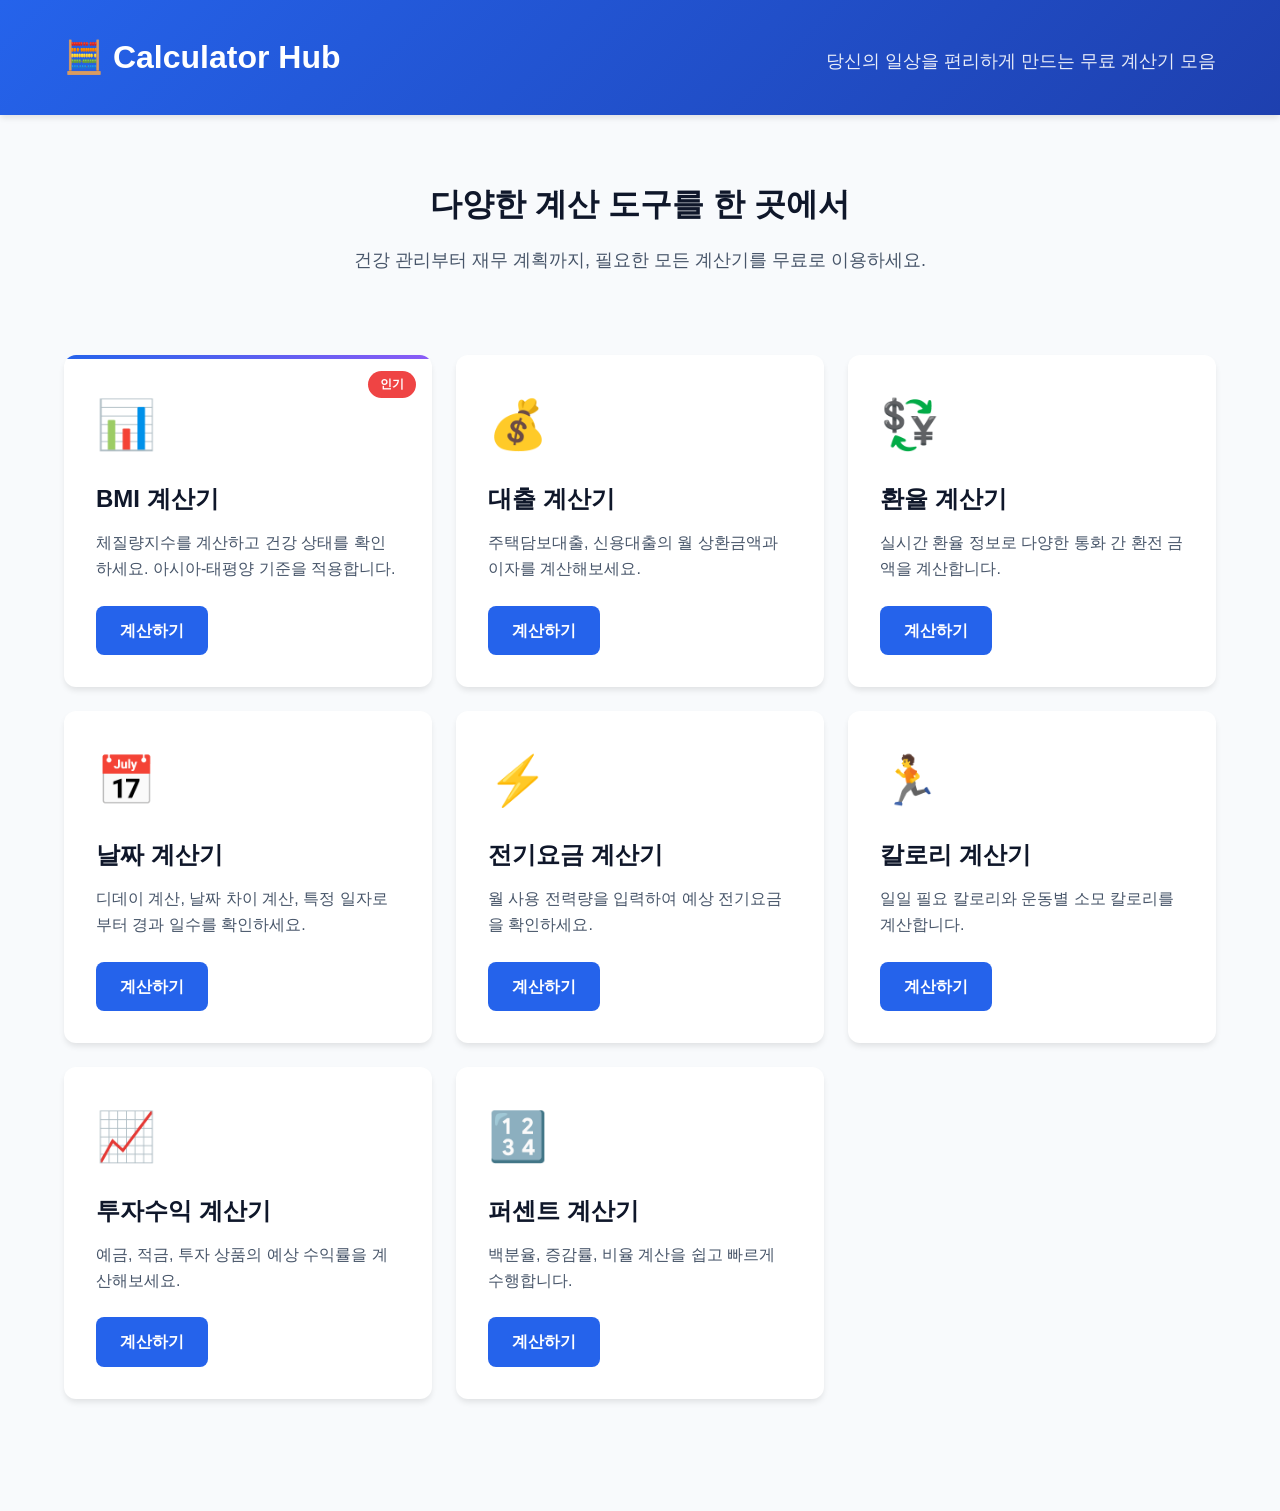
<file: index.html>
<!DOCTYPE html>
<html lang="ko">
<head>
    <meta charset="UTF-8">
    <meta name="viewport" content="width=device-width, initial-scale=1.0">
    <meta name="description" content="무료 온라인 계산기 모음 - BMI 계산기, 대출 계산기, 환율 계산기 등 다양한 실용적인 계산 도구를 제공합니다.">
    <meta name="keywords" content="계산기, BMI 계산기, 대출 계산기, 환율 계산기, 온라인 계산기">
    <meta name="author" content="Calculator Hub">
    
    <!-- Open Graph -->
    <meta property="og:title" content="무료 온라인 계산기 모음 | Calculator Hub">
    <meta property="og:description" content="BMI, 대출, 환율 등 다양한 실용적인 계산 도구를 무료로 이용하세요.">
    <meta property="og:type" content="website">
    <meta property="og:url" content="https://your-domain.pages.dev">
    <meta property="og:image" content="https://your-domain.pages.dev/images/og-image.jpg">
    
    <!-- Twitter Card -->
    <meta name="twitter:card" content="summary_large_image">
    <meta name="twitter:title" content="무료 온라인 계산기 모음 | Calculator Hub">
    <meta name="twitter:description" content="BMI, 대출, 환율 등 다양한 실용적인 계산 도구를 무료로 이용하세요.">
    
    <!-- Schema.org -->
    <script type="application/ld+json">
    {
        "@context": "https://schema.org",
        "@type": "WebSite",
        "name": "Calculator Hub",
        "description": "무료 온라인 계산기 모음",
        "url": "https://your-domain.pages.dev",
        "potentialAction": {
            "@type": "SearchAction",
            "target": "https://your-domain.pages.dev/search?q={search_term_string}",
            "query-input": "required name=search_term_string"
        }
    }
    </script>
    
    <title>무료 온라인 계산기 모음 | Calculator Hub</title>
    <link rel="stylesheet" href="/css/style.css">
    <link rel="canonical" href="https://your-domain.pages.dev/">
    
    <!-- Google AdSense -->
    <script async src="https://pagead2.googlesyndication.com/pagead/js/adsbygoogle.js?client=ca-pub-6690487239486575"
     crossorigin="anonymous"></script>
    <!-- Favicon -->
    <link rel="icon" type="image/svg+xml" href="favicon.svg">
    <link rel="apple-touch-icon" href="favicon.svg">
</head>
<body>
    <header>
        <div class="container">
            <div class="header-content">
                <h1>🧮 Calculator Hub</h1>
                <p class="subtitle">당신의 일상을 편리하게 만드는 무료 계산기 모음</p>
            </div>
        </div>
    </header>

    <!-- AdSense 광고 공간 1: 헤더 아래 -->
    <div class="ad-container ad-horizontal">
        <!-- Google AdSense 광고 -->
        <ins class="adsbygoogle"
             style="display:block"
             data-ad-client="ca-pub-6690487239486575"
             data-ad-slot="1234567890"
             data-ad-format="auto"
             data-full-width-responsive="true"></ins>
        <script>
             (adsbygoogle = window.adsbygoogle || []).push({});
        </script>
    </div>

    <main class="container">
        <section class="intro">
            <h2>다양한 계산 도구를 한 곳에서</h2>
            <p>건강 관리부터 재무 계획까지, 필요한 모든 계산기를 무료로 이용하세요.</p>
        </section>

        <!-- AdSense 광고 공간 2: 소개 아래 -->
        <div class="ad-container ad-horizontal">
            <!-- Google AdSense 광고 -->
            <ins class="adsbygoogle"
                 style="display:block"
                 data-ad-client="ca-pub-6690487239486575"
                 data-ad-slot="1234567891"
                 data-ad-format="auto"
                 data-full-width-responsive="true"></ins>
            <script>
                 (adsbygoogle = window.adsbygoogle || []).push({});
            </script>
        </div>

        <section class="calculators-grid">
            <article class="calculator-card featured">
                <div class="card-icon">📊</div>
                <h3>BMI 계산기</h3>
                <p>체질량지수를 계산하고 건강 상태를 확인하세요. 아시아-태평양 기준을 적용합니다.</p>
                <a href="/bmi-calculator.html" class="btn-primary">계산하기</a>
                <span class="badge">인기</span>
            </article>

            <article class="calculator-card">
                <div class="card-icon">💰</div>
                <h3>대출 계산기</h3>
                <p>주택담보대출, 신용대출의 월 상환금액과 이자를 계산해보세요.</p>
                <a href="/loan-calculator.html" class="btn-primary">계산하기</a>
            </article>

            <article class="calculator-card">
                <div class="card-icon">💱</div>
                <h3>환율 계산기</h3>
                <p>실시간 환율 정보로 다양한 통화 간 환전 금액을 계산합니다.</p>
                <a href="/exchange-calculator.html" class="btn-primary">계산하기</a>
            </article>

            <article class="calculator-card">
                <div class="card-icon">📅</div>
                <h3>날짜 계산기</h3>
                <p>디데이 계산, 날짜 차이 계산, 특정 일자로부터 경과 일수를 확인하세요.</p>
                <a href="/date-calculator.html" class="btn-primary">계산하기</a>
            </article>

            <article class="calculator-card">
                <div class="card-icon">⚡</div>
                <h3>전기요금 계산기</h3>
                <p>월 사용 전력량을 입력하여 예상 전기요금을 확인하세요.</p>
                <a href="/electricity-calculator.html" class="btn-primary">계산하기</a>
            </article>

            <article class="calculator-card">
                <div class="card-icon">🏃</div>
                <h3>칼로리 계산기</h3>
                <p>일일 필요 칼로리와 운동별 소모 칼로리를 계산합니다.</p>
                <a href="/calorie-calculator.html" class="btn-primary">계산하기</a>
            </article>

            <article class="calculator-card">
                <div class="card-icon">📈</div>
                <h3>투자수익 계산기</h3>
                <p>예금, 적금, 투자 상품의 예상 수익률을 계산해보세요.</p>
                <a href="/investment-calculator.html" class="btn-primary">계산하기</a>
            </article>

            <article class="calculator-card">
                <div class="card-icon">🔢</div>
                <h3>퍼센트 계산기</h3>
                <p>백분율, 증감률, 비율 계산을 쉽고 빠르게 수행합니다.</p>
                <a href="/percentage-calculator.html" class="btn-primary">계산하기</a>
            </article>
        </section>

        <!-- AdSense 광고 공간 3: 그리드 아래 -->
        <div class="ad-container ad-horizontal">
            <!-- Google AdSense 광고 -->
            <ins class="adsbygoogle"
                 style="display:block"
                 data-ad-client="ca-pub-6690487239486575"
                 data-ad-slot="1234567892"
                 data-ad-format="auto"
                 data-full-width-responsive="true"></ins>
            <script>
                 (adsbygoogle = window.adsbygoogle || []).push({});
            </script>
        </div>
    </main>

    <!-- AdSense 광고 공간 4: 하단 -->
    <div class="ad-container ad-horizontal">
        <!-- Google AdSense 광고 -->
        <ins class="adsbygoogle"
             style="display:block"
             data-ad-client="ca-pub-6690487239486575"
             data-ad-slot="1234567893"
             data-ad-format="auto"
             data-full-width-responsive="true"></ins>
        <script>
             (adsbygoogle = window.adsbygoogle || []).push({});
        </script>
    </div>

    <script src="/js/main.js"></script>
</body>
</html>
</file>
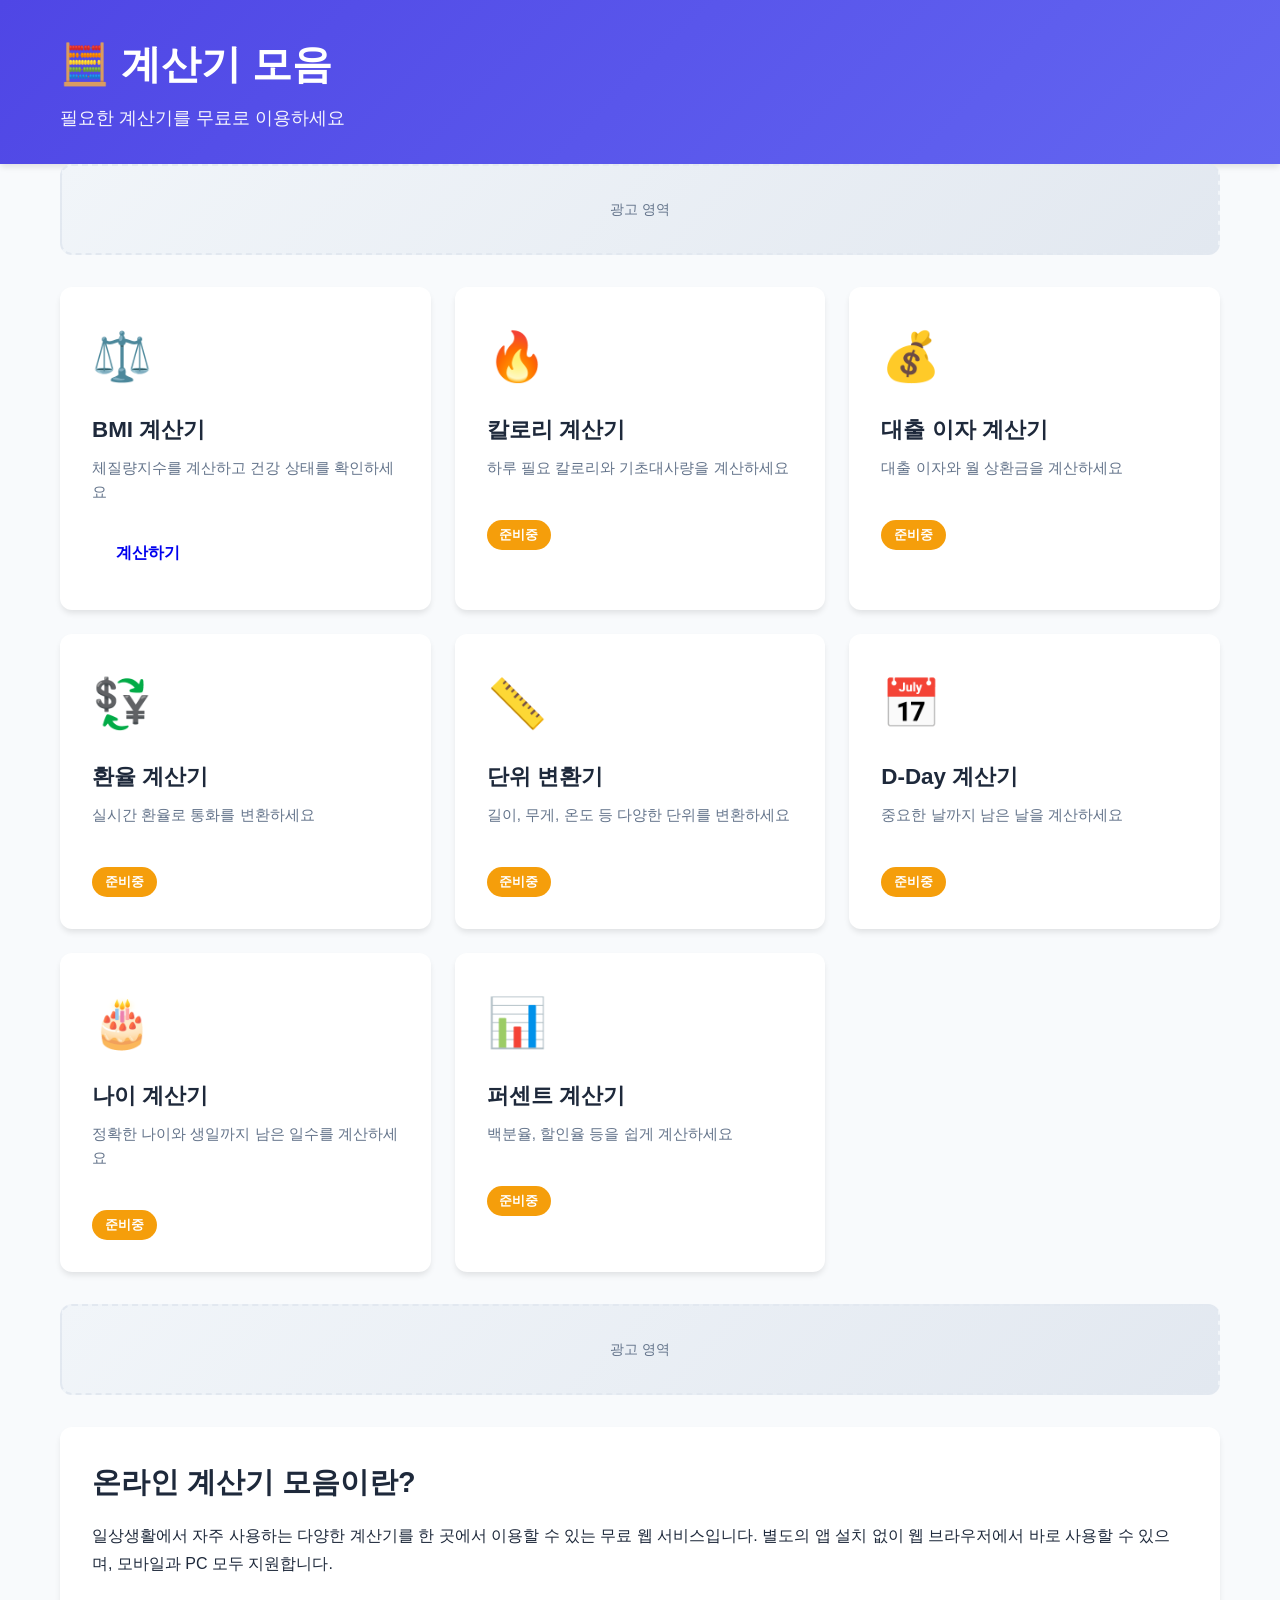
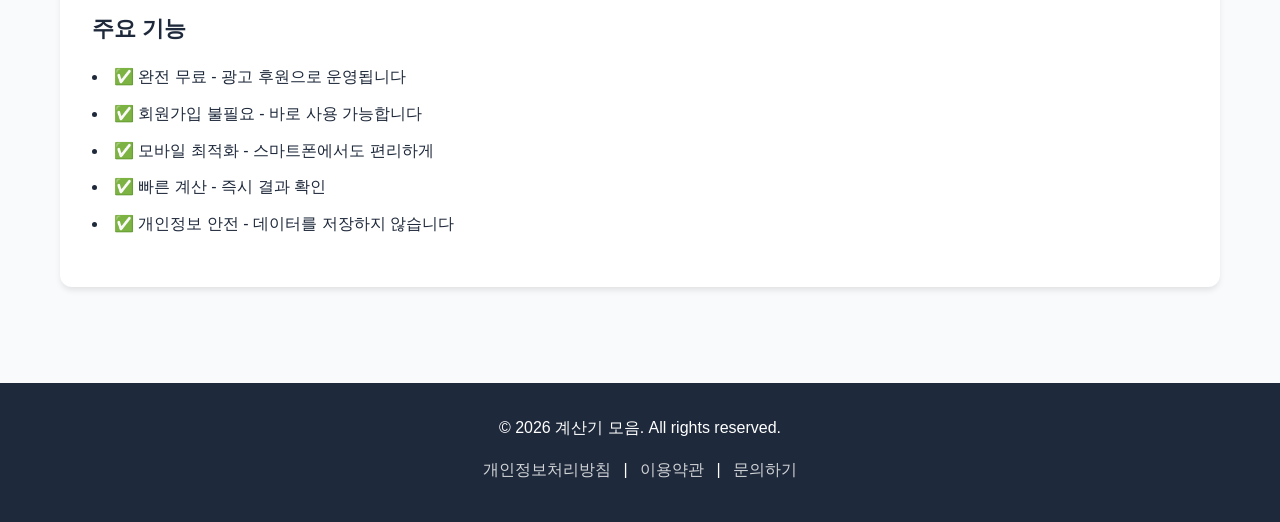
<file: calculator/index.html>
<!DOCTYPE html>
<html lang="ko">
<head>
    <meta charset="UTF-8">
    <meta name="viewport" content="width=device-width, initial-scale=1.0">
    <meta name="description" content="무료 온라인 계산기 모음 - BMI 계산기, 칼로리 계산기, 대출 계산기 등 다양한 계산기를 제공합니다.">
    <meta name="keywords" content="계산기, BMI계산기, 칼로리계산기, 대출계산기, 환율계산기">
    <meta name="author" content="계산기 모음">
    
    <!-- Open Graph -->
    <meta property="og:title" content="무료 온라인 계산기 모음">
    <meta property="og:description" content="BMI, 칼로리, 대출 등 다양한 계산기를 무료로 이용하세요">
    <meta property="og:type" content="website">
    
    <!-- Favicon -->
    <link rel="icon" type="image/svg+xml" href="data:image/svg+xml,<svg xmlns='http://www.w3.org/2000/svg' viewBox='0 0 100 100'><text y='.9em' font-size='90'>🧮</text></svg>">
    
    <title>무료 온라인 계산기 모음 | 다양한 계산기</title>
    
    <link rel="stylesheet" href="css/style.css">
    
    <!-- Google Analytics (배포 후 추가) -->
    <!-- Google AdSense (승인 후 추가) -->
</head>
<body>
    <header>
        <div class="container">
            <h1>🧮 계산기 모음</h1>
            <p class="subtitle">필요한 계산기를 무료로 이용하세요</p>
        </div>
    </header>

    <main class="container">
        <!-- AdSense 상단 광고 영역 -->
        <div class="ad-space ad-top">
            <!-- Google AdSense 코드 삽입 위치 -->
            <div class="ad-placeholder">광고 영역</div>
        </div>

        <section class="calculator-grid">
            <div class="calculator-card">
                <div class="card-icon">⚖️</div>
                <h2>BMI 계산기</h2>
                <p>체질량지수를 계산하고 건강 상태를 확인하세요</p>
                <a href="bmi-calculator.html" class="btn">계산하기</a>
            </div>

            <div class="calculator-card coming-soon">
                <div class="card-icon">🔥</div>
                <h2>칼로리 계산기</h2>
                <p>하루 필요 칼로리와 기초대사량을 계산하세요</p>
                <span class="badge">준비중</span>
            </div>

            <div class="calculator-card coming-soon">
                <div class="card-icon">💰</div>
                <h2>대출 이자 계산기</h2>
                <p>대출 이자와 월 상환금을 계산하세요</p>
                <span class="badge">준비중</span>
            </div>

            <div class="calculator-card coming-soon">
                <div class="card-icon">💱</div>
                <h2>환율 계산기</h2>
                <p>실시간 환율로 통화를 변환하세요</p>
                <span class="badge">준비중</span>
            </div>

            <div class="calculator-card coming-soon">
                <div class="card-icon">📏</div>
                <h2>단위 변환기</h2>
                <p>길이, 무게, 온도 등 다양한 단위를 변환하세요</p>
                <span class="badge">준비중</span>
            </div>

            <div class="calculator-card coming-soon">
                <div class="card-icon">📅</div>
                <h2>D-Day 계산기</h2>
                <p>중요한 날까지 남은 날을 계산하세요</p>
                <span class="badge">준비중</span>
            </div>

            <div class="calculator-card coming-soon">
                <div class="card-icon">🎂</div>
                <h2>나이 계산기</h2>
                <p>정확한 나이와 생일까지 남은 일수를 계산하세요</p>
                <span class="badge">준비중</span>
            </div>

            <div class="calculator-card coming-soon">
                <div class="card-icon">📊</div>
                <h2>퍼센트 계산기</h2>
                <p>백분율, 할인율 등을 쉽게 계산하세요</p>
                <span class="badge">준비중</span>
            </div>
        </section>

        <!-- AdSense 하단 광고 영역 -->
        <div class="ad-space ad-bottom">
            <div class="ad-placeholder">광고 영역</div>
        </div>

        <section class="info-section">
            <h2>온라인 계산기 모음이란?</h2>
            <p>
                일상생활에서 자주 사용하는 다양한 계산기를 한 곳에서 이용할 수 있는 무료 웹 서비스입니다. 
                별도의 앱 설치 없이 웹 브라우저에서 바로 사용할 수 있으며, 모바일과 PC 모두 지원합니다.
            </p>
            
            <h3>주요 기능</h3>
            <ul>
                <li>✅ 완전 무료 - 광고 후원으로 운영됩니다</li>
                <li>✅ 회원가입 불필요 - 바로 사용 가능합니다</li>
                <li>✅ 모바일 최적화 - 스마트폰에서도 편리하게</li>
                <li>✅ 빠른 계산 - 즉시 결과 확인</li>
                <li>✅ 개인정보 안전 - 데이터를 저장하지 않습니다</li>
            </ul>
        </section>
    </main>

    <footer>
        <div class="container">
            <p>&copy; 2026 계산기 모음. All rights reserved.</p>
            <p class="footer-links">
                <a href="#privacy">개인정보처리방침</a> | 
                <a href="#terms">이용약관</a> | 
                <a href="#contact">문의하기</a>
            </p>
        </div>
    </footer>

    <script src="js/main.js"></script>
</body>
</html>
</file>
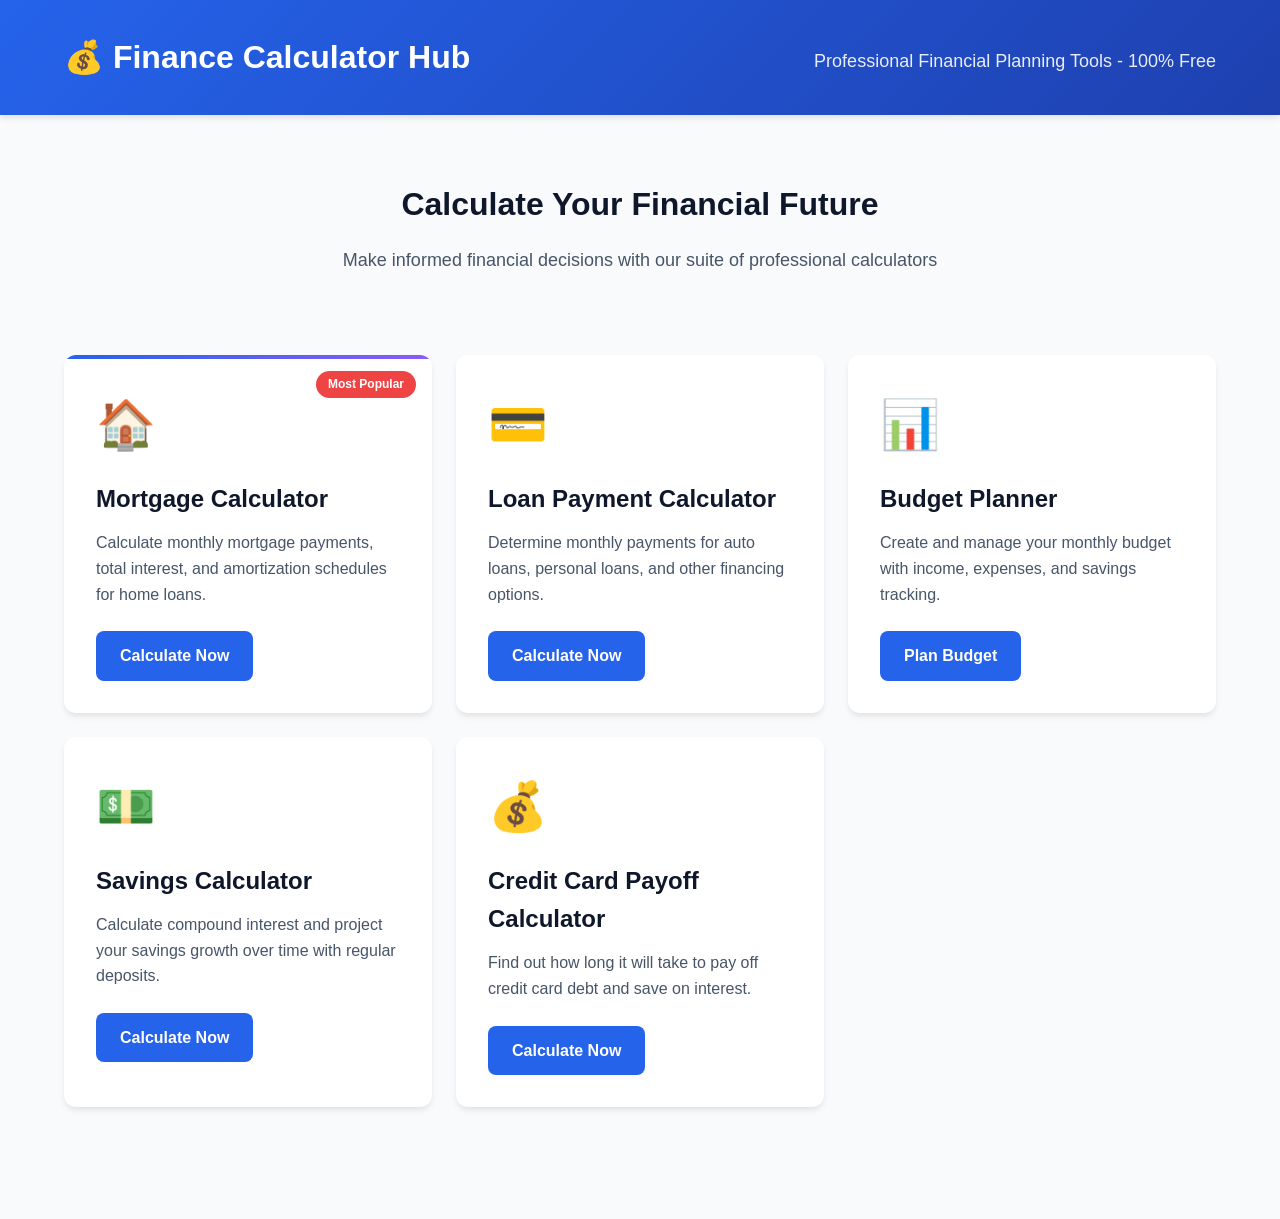
<file: finance/index.html>
<!DOCTYPE html>
<html lang="en">
<head>
    <meta charset="UTF-8">
    <meta name="viewport" content="width=device-width, initial-scale=1.0">
    <meta name="description" content="Free online finance calculators - Mortgage calculator, loan payment calculator, budget planner, savings calculator, and more financial planning tools.">
    <meta name="keywords" content="mortgage calculator, loan calculator, budget planner, finance tools, savings calculator, retirement calculator">
    <meta name="author" content="Finance Calculator Hub">
    
    <!-- Open Graph -->
    <meta property="og:title" content="Finance Calculator Hub - Free Financial Planning Tools">
    <meta property="og:description" content="Calculate mortgages, loans, budgets, savings, and more with our free online finance calculators.">
    <meta property="og:type" content="website">
    <meta property="og:url" content="https://your-domain.pages.dev/finance/">
    
    <!-- Twitter Card -->
    <meta name="twitter:card" content="summary_large_image">
    <meta name="twitter:title" content="Finance Calculator Hub - Free Financial Tools">
    <meta name="twitter:description" content="Plan your finances with our comprehensive calculator suite.">
    
    <!-- Schema.org -->
    <script type="application/ld+json">
    {
        "@context": "https://schema.org",
        "@type": "WebApplication",
        "name": "Finance Calculator Hub",
        "description": "Free online financial calculators and planning tools",
        "url": "https://your-domain.pages.dev/finance/",
        "applicationCategory": "FinanceApplication",
        "operatingSystem": "Any",
        "offers": {
            "@type": "Offer",
            "price": "0",
            "priceCurrency": "USD"
        }
    }
    </script>
    
    <title>Finance Calculator Hub - Free Mortgage, Loan & Budget Calculators</title>
    <link rel="stylesheet" href="css/style.css">
    <link rel="canonical" href="https://your-domain.pages.dev/finance/">
    
    <!-- Favicon -->
    <link rel="icon" type="image/svg+xml" href="favicon.svg">
    <link rel="apple-touch-icon" href="favicon.svg">
    
    <!-- Google AdSense -->
    <script async src="https://pagead2.googlesyndication.com/pagead/js/adsbygoogle.js?client=ca-pub-6690487239486575"
     crossorigin="anonymous"></script>
</head>
<body>
    <header>
        <div class="container">
            <div class="header-content">
                <h1>💰 Finance Calculator Hub</h1>
                <p class="subtitle">Professional Financial Planning Tools - 100% Free</p>
            </div>
        </div>
    </header>

    <!-- AdSense Ad 1: Below Header -->
    <div class="ad-container ad-horizontal">
        <ins class="adsbygoogle"
             style="display:block"
             data-ad-client="ca-pub-6690487239486575"
             data-ad-slot="1234567890"
             data-ad-format="auto"
             data-full-width-responsive="true"></ins>
        <script>
             (adsbygoogle = window.adsbygoogle || []).push({});
        </script>
    </div>

    <main class="container">
        <section class="intro">
            <h2>Calculate Your Financial Future</h2>
            <p>Make informed financial decisions with our suite of professional calculators</p>
        </section>

        <!-- AdSense Ad 2: Below Intro -->
        <div class="ad-container ad-horizontal">
            <ins class="adsbygoogle"
                 style="display:block"
                 data-ad-client="ca-pub-6690487239486575"
                 data-ad-slot="1234567891"
                 data-ad-format="auto"
                 data-full-width-responsive="true"></ins>
            <script>
                 (adsbygoogle = window.adsbygoogle || []).push({});
            </script>
        </div>

        <section class="calculators-grid">
            <article class="calculator-card featured">
                <div class="card-icon">🏠</div>
                <h3>Mortgage Calculator</h3>
                <p>Calculate monthly mortgage payments, total interest, and amortization schedules for home loans.</p>
                <a href="mortgage-calculator.html" class="btn-primary">Calculate Now</a>
                <span class="badge">Most Popular</span>
            </article>

            <article class="calculator-card">
                <div class="card-icon">💳</div>
                <h3>Loan Payment Calculator</h3>
                <p>Determine monthly payments for auto loans, personal loans, and other financing options.</p>
                <a href="loan-calculator.html" class="btn-primary">Calculate Now</a>
            </article>

            <article class="calculator-card">
                <div class="card-icon">📊</div>
                <h3>Budget Planner</h3>
                <p>Create and manage your monthly budget with income, expenses, and savings tracking.</p>
                <a href="budget-planner.html" class="btn-primary">Plan Budget</a>
            </article>

            <article class="calculator-card">
                <div class="card-icon">💵</div>
                <h3>Savings Calculator</h3>
                <p>Calculate compound interest and project your savings growth over time with regular deposits.</p>
                <a href="savings-calculator.html" class="btn-primary">Calculate Now</a>
            </article>

            <article class="calculator-card">
                <div class="card-icon">💰</div>
                <h3>Credit Card Payoff Calculator</h3>
                <p>Find out how long it will take to pay off credit card debt and save on interest.</p>
                <a href="credit-payoff-calculator.html" class="btn-primary">Calculate Now</a>
            </article>
        </section>

        <!-- AdSense Ad 3: Below Calculator Grid -->
        <div class="ad-container ad-horizontal">
            <ins class="adsbygoogle"
                 style="display:block"
                 data-ad-client="ca-pub-6690487239486575"
                 data-ad-slot="1234567892"
                 data-ad-format="auto"
                 data-full-width-responsive="true"></ins>
            <script>
                 (adsbygoogle = window.adsbygoogle || []).push({});
            </script>
        </div>
    </main>

    <!-- AdSense Ad 4: Bottom -->
    <div class="ad-container ad-horizontal">
        <ins class="adsbygoogle"
             style="display:block"
             data-ad-client="ca-pub-6690487239486575"
             data-ad-slot="1234567893"
             data-ad-format="auto"
             data-full-width-responsive="true"></ins>
        <script>
             (adsbygoogle = window.adsbygoogle || []).push({});
        </script>
    </div>

    <script src="js/main.js"></script>
</body>
</html>
</file>
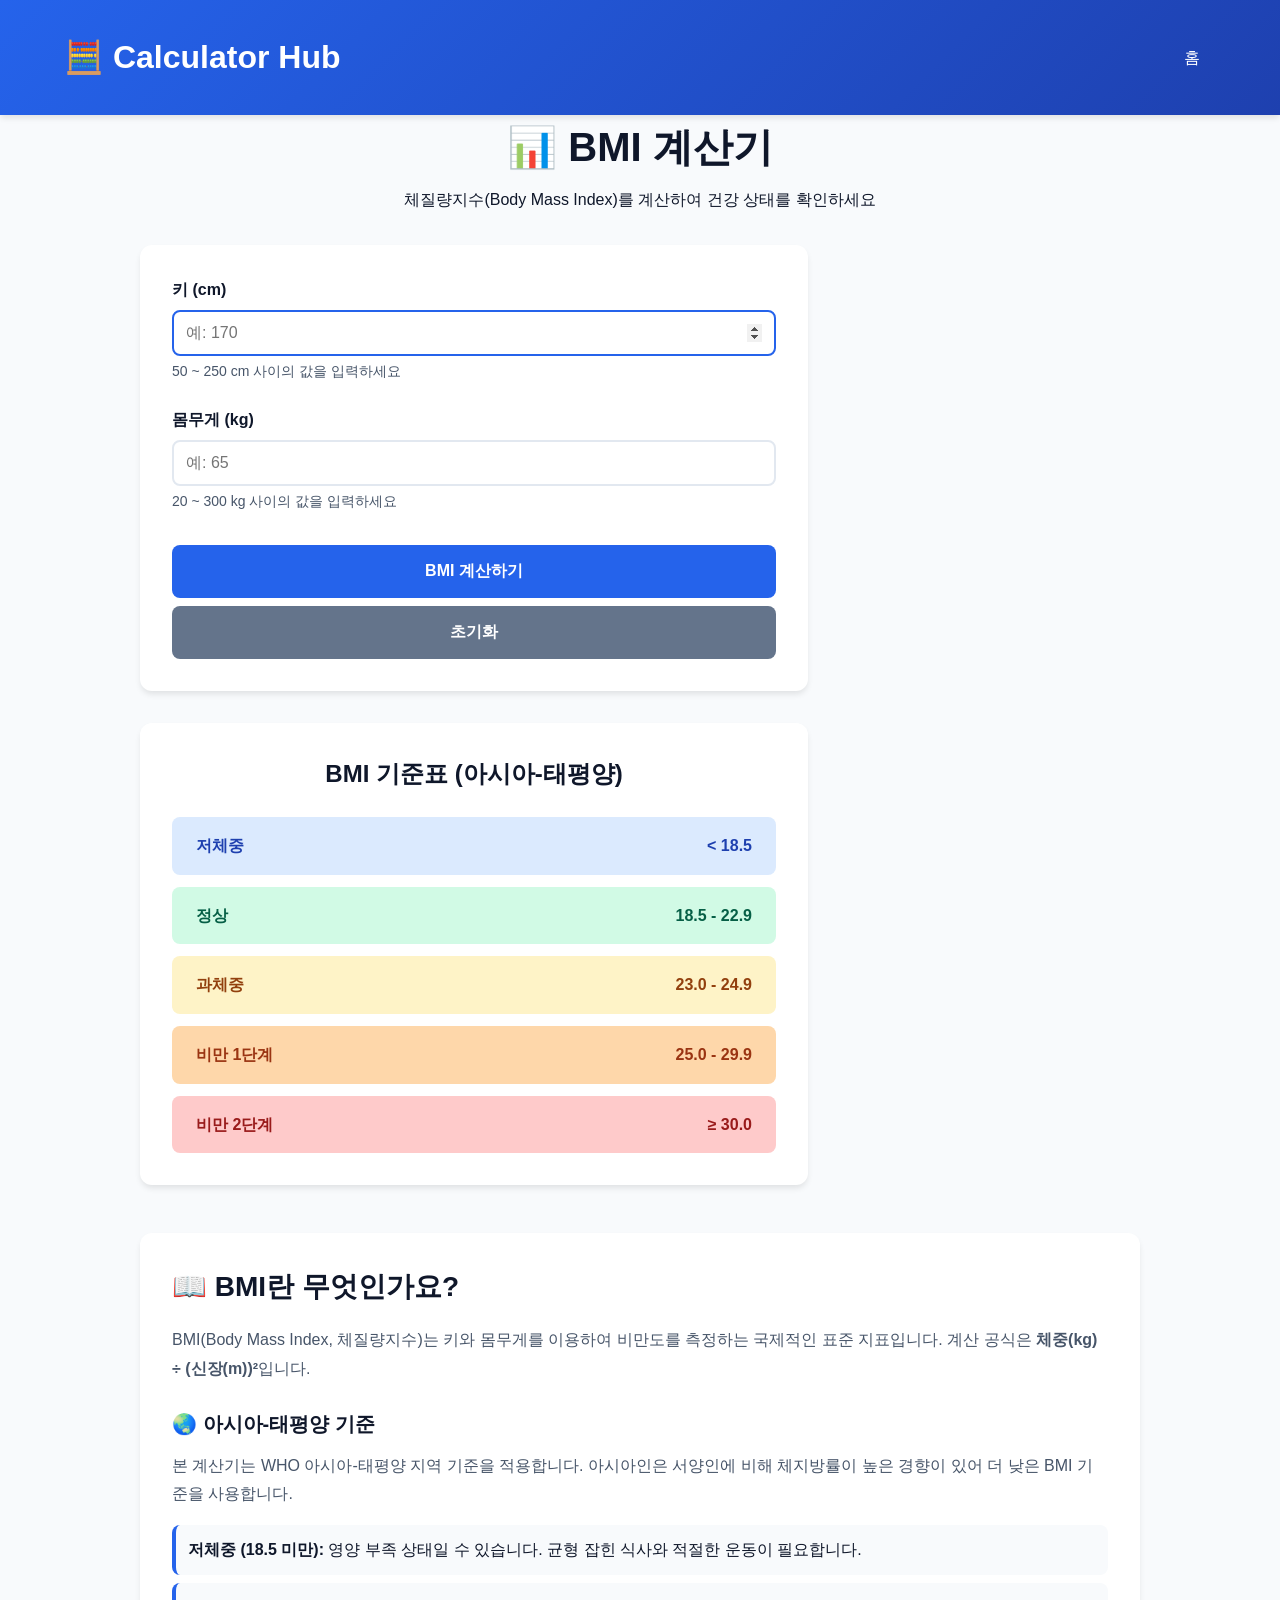
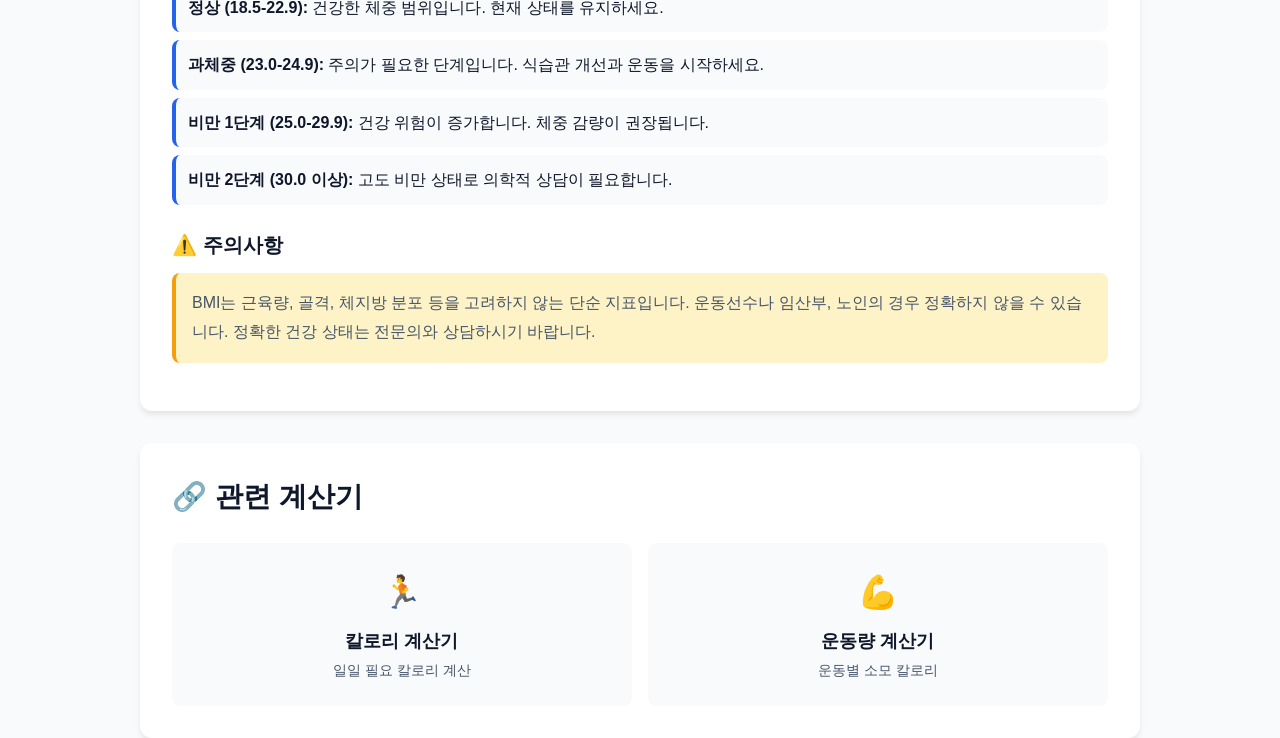
<file: bmi-calculator.html>
<!DOCTYPE html>
<html lang="ko">
<head>
    <meta charset="UTF-8">
    <meta name="viewport" content="width=device-width, initial-scale=1.0">
    <meta name="description" content="무료 BMI 계산기 - 체질량지수를 계산하고 건강 상태를 확인하세요. 아시아-태평양 기준을 적용하여 정확한 건강 정보를 제공합니다.">
    <meta name="keywords" content="BMI 계산기, 체질량지수, 비만도 계산, 건강 체크, 아시아 BMI">
    
    <!-- Open Graph -->
    <meta property="og:title" content="BMI 계산기 - 무료 체질량지수 계산 도구">
    <meta property="og:description" content="키와 몸무게를 입력하여 BMI를 계산하고 건강 상태를 확인하세요.">
    <meta property="og:type" content="website">
    <meta property="og:url" content="https://your-domain.pages.dev/bmi-calculator.html">
    
    <!-- Schema.org -->
    <script type="application/ld+json">
    {
        "@context": "https://schema.org",
        "@type": "WebApplication",
        "name": "BMI 계산기",
        "description": "체질량지수 계산 도구 - 아시아-태평양 기준",
        "url": "https://your-domain.pages.dev/bmi-calculator.html",
        "applicationCategory": "HealthApplication",
        "operatingSystem": "Any",
        "offers": {
            "@type": "Offer",
            "price": "0",
            "priceCurrency": "KRW"
        }
    }
    </script>
    
    <title>BMI 계산기 - 무료 체질량지수 계산 도구 | Calculator Hub</title>
    <link rel="stylesheet" href="/css/style.css">
    <link rel="canonical" href="https://your-domain.pages.dev/bmi-calculator.html">
    
    <!-- Google AdSense -->
    <script async src="https://pagead2.googlesyndication.com/pagead/js/adsbygoogle.js?client=ca-pub-6690487239486575"
     crossorigin="anonymous"></script>
    <!-- Favicon -->
    <link rel="icon" type="image/svg+xml" href="favicon.svg">
    <link rel="apple-touch-icon" href="favicon.svg">
</head>
<body>
    <header>
        <div class="container">
            <div class="header-content">
                <h1><a href="/">🧮 Calculator Hub</a></h1>
                <nav>
                    <a href="/" class="nav-link">홈</a>
                </nav>
            </div>
        </div>
    </header>

    <main class="container">
        <div class="calculator-page">
            <div class="calculator-header">
                <h2>📊 BMI 계산기</h2>
                <p>체질량지수(Body Mass Index)를 계산하여 건강 상태를 확인하세요</p>
            </div>

            <div class="calculator-layout">
                <div class="calculator-main">
                    <div class="calculator-form">
                        <div class="form-group">
                            <label for="height">키 (cm)</label>
                            <input 
                                type="number" 
                                id="height" 
                                placeholder="예: 170" 
                                min="50" 
                                max="250" 
                                step="0.1"
                                aria-label="키를 센티미터로 입력하세요"
                            >
                            <small>50 ~ 250 cm 사이의 값을 입력하세요</small>
                        </div>

                        <div class="form-group">
                            <label for="weight">몸무게 (kg)</label>
                            <input 
                                type="number" 
                                id="weight" 
                                placeholder="예: 65" 
                                min="20" 
                                max="300" 
                                step="0.1"
                                aria-label="몸무게를 킬로그램으로 입력하세요"
                            >
                            <small>20 ~ 300 kg 사이의 값을 입력하세요</small>
                        </div>

                        <button id="calculateBtn" class="btn-primary btn-large">BMI 계산하기</button>
                        <button id="resetBtn" class="btn-secondary btn-large">초기화</button>
                    </div>

                    <div id="result" class="result-container" style="display: none;">
                        <h3>계산 결과</h3>
                        <div class="bmi-value">
                            <span class="label">BMI 지수</span>
                            <span id="bmiValue" class="value">0.0</span>
                        </div>
                        <div class="bmi-status" id="bmiStatus">
                            <span class="status-badge"></span>
                            <p class="status-text"></p>
                        </div>
                        <div class="bmi-advice" id="bmiAdvice">
                            <h4>💡 건강 조언</h4>
                            <p class="advice-text"></p>
                        </div>
                    </div>

                    <div class="bmi-chart">
                        <h3>BMI 기준표 (아시아-태평양)</h3>
                        <div class="chart-container">
                            <div class="chart-item underweight">
                                <div class="chart-label">저체중</div>
                                <div class="chart-range">&lt; 18.5</div>
                            </div>
                            <div class="chart-item normal">
                                <div class="chart-label">정상</div>
                                <div class="chart-range">18.5 - 22.9</div>
                            </div>
                            <div class="chart-item overweight">
                                <div class="chart-label">과체중</div>
                                <div class="chart-range">23.0 - 24.9</div>
                            </div>
                            <div class="chart-item obese1">
                                <div class="chart-label">비만 1단계</div>
                                <div class="chart-range">25.0 - 29.9</div>
                            </div>
                            <div class="chart-item obese2">
                                <div class="chart-label">비만 2단계</div>
                                <div class="chart-range">≥ 30.0</div>
                            </div>
                        </div>
                    </div>
                </div>

                <!-- 사이드바 광고 -->
                <aside class="calculator-sidebar">
                    <div class="ad-container ad-vertical">
                        <!-- Google AdSense 광고 (세로형) -->
                        <ins class="adsbygoogle"
                             style="display:block"
                             data-ad-client="ca-pub-6690487239486575"
                             data-ad-slot="1234567894"
                             data-ad-format="auto"
                             data-full-width-responsive="true"></ins>
                        <script>
                             (adsbygoogle = window.adsbygoogle || []).push({});
                        </script>
                    </div>
                </aside>
            </div>

            <section class="info-section">
                <h3>📖 BMI란 무엇인가요?</h3>
                <p>
                    BMI(Body Mass Index, 체질량지수)는 키와 몸무게를 이용하여 비만도를 측정하는 국제적인 표준 지표입니다. 
                    계산 공식은 <strong>체중(kg) ÷ (신장(m))²</strong>입니다.
                </p>
                
                <h4>🌏 아시아-태평양 기준</h4>
                <p>
                    본 계산기는 WHO 아시아-태평양 지역 기준을 적용합니다. 아시아인은 서양인에 비해 체지방률이 높은 경향이 있어 
                    더 낮은 BMI 기준을 사용합니다.
                </p>

                <ul class="info-list">
                    <li><strong>저체중 (18.5 미만):</strong> 영양 부족 상태일 수 있습니다. 균형 잡힌 식사와 적절한 운동이 필요합니다.</li>
                    <li><strong>정상 (18.5-22.9):</strong> 건강한 체중 범위입니다. 현재 상태를 유지하세요.</li>
                    <li><strong>과체중 (23.0-24.9):</strong> 주의가 필요한 단계입니다. 식습관 개선과 운동을 시작하세요.</li>
                    <li><strong>비만 1단계 (25.0-29.9):</strong> 건강 위험이 증가합니다. 체중 감량이 권장됩니다.</li>
                    <li><strong>비만 2단계 (30.0 이상):</strong> 고도 비만 상태로 의학적 상담이 필요합니다.</li>
                </ul>

                <h4>⚠️ 주의사항</h4>
                <p class="warning-text">
                    BMI는 근육량, 골격, 체지방 분포 등을 고려하지 않는 단순 지표입니다. 
                    운동선수나 임산부, 노인의 경우 정확하지 않을 수 있습니다. 
                    정확한 건강 상태는 전문의와 상담하시기 바랍니다.
                </p>
            </section>

            <section class="related-calculators">
                <h3>🔗 관련 계산기</h3>
                <div class="related-grid">
                    <a href="/calorie-calculator.html" class="related-card">
                        <div class="card-icon">🏃</div>
                        <h4>칼로리 계산기</h4>
                        <p>일일 필요 칼로리 계산</p>
                    </a>
                    <a href="/exercise-calculator.html" class="related-card">
                        <div class="card-icon">💪</div>
                        <h4>운동량 계산기</h4>
                        <p>운동별 소모 칼로리</p>
                    </a>
                </div>
            </section>
        </div>
    </main>

    <script src="/js/bmi-calculator.js"></script>
</body>
</html>
</file>
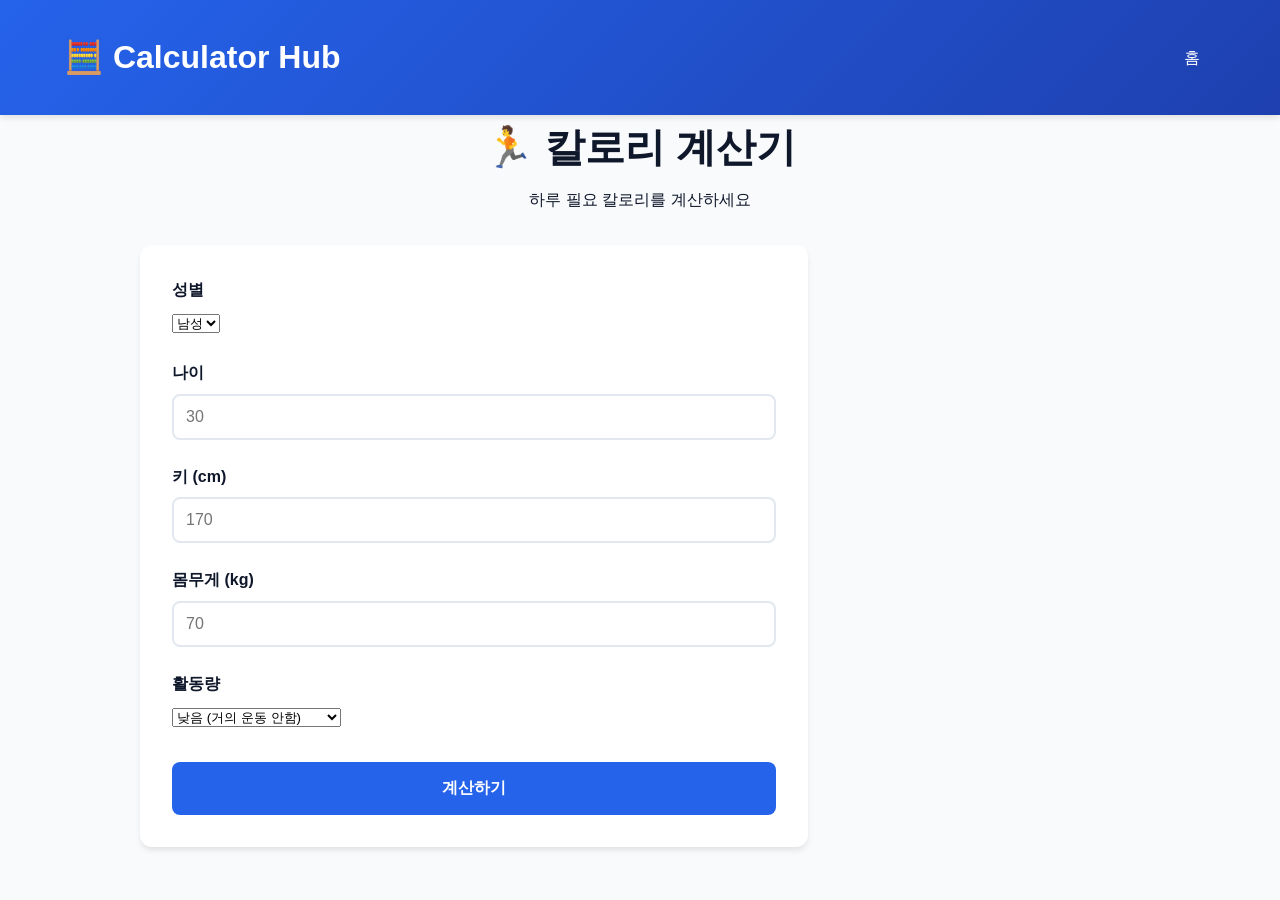
<file: calorie-calculator.html>
<!DOCTYPE html>
<html lang="ko">
<head>
    <meta charset="UTF-8">
    <meta name="viewport" content="width=device-width, initial-scale=1.0">
    <meta name="description" content="무료 칼로리 계산기 - 일일 필요 칼로리와 운동별 소모 칼로리를 계산합니다.">
    <title>칼로리 계산기 | Calculator Hub</title>
    <link rel="stylesheet" href="/css/style.css">
    
    <!-- Google AdSense -->
    <script async src="https://pagead2.googlesyndication.com/pagead/js/adsbygoogle.js?client=ca-pub-6690487239486575"
     crossorigin="anonymous"></script>
    <!-- Favicon -->
    <link rel="icon" type="image/svg+xml" href="favicon.svg">
    <link rel="apple-touch-icon" href="favicon.svg">
</head>
<body>
    <header>
        <div class="container">
            <div class="header-content">
                <h1><a href="/">🧮 Calculator Hub</a></h1>
                <nav><a href="/" class="nav-link">홈</a></nav>
            </div>
        </div>
    </header>

    <main class="container">
        <div class="calculator-page">
            <div class="calculator-header">
                <h2>🏃 칼로리 계산기</h2>
                <p>하루 필요 칼로리를 계산하세요</p>
            </div>

            <div class="calculator-layout">
                <div class="calculator-main">
                    <div class="calculator-form">
                        <div class="form-group">
                            <label>성별</label>
                            <select id="gender">
                                <option value="male">남성</option>
                                <option value="female">여성</option>
                            </select>
                        </div>
                        <div class="form-group">
                            <label>나이</label>
                            <input type="number" id="age" placeholder="30" min="10" max="120">
                        </div>
                        <div class="form-group">
                            <label>키 (cm)</label>
                            <input type="number" id="height" placeholder="170">
                        </div>
                        <div class="form-group">
                            <label>몸무게 (kg)</label>
                            <input type="number" id="weight" placeholder="70">
                        </div>
                        <div class="form-group">
                            <label>활동량</label>
                            <select id="activity">
                                <option value="1.2">낮음 (거의 운동 안함)</option>
                                <option value="1.375">보통 (주 1-3회 운동)</option>
                                <option value="1.55">높음 (주 3-5회 운동)</option>
                                <option value="1.725">매우 높음 (주 6-7회 운동)</option>
                            </select>
                        </div>
                        <button id="calculateBtn" class="btn-primary btn-large">계산하기</button>
                        <div id="result" class="result-box" style="display: none;"></div>
                    </div>
                </div>
                <aside class="calculator-sidebar">
                    <div class="ad-container ad-vertical">
                        <!-- Google AdSense 광고 (세로형) -->
                        <ins class="adsbygoogle"
                             style="display:block"
                             data-ad-client="ca-pub-6690487239486575"
                             data-ad-slot="1234567894"
                             data-ad-format="auto"
                             data-full-width-responsive="true"></ins>
                        <script>
                             (adsbygoogle = window.adsbygoogle || []).push({});
                        </script>
                    </div>
                </aside>
            </div>
        </div>
    </main>

    <script>
    document.getElementById('calculateBtn').addEventListener('click', function() {
        const gender = document.getElementById('gender').value;
        const age = parseInt(document.getElementById('age').value);
        const height = parseFloat(document.getElementById('height').value);
        const weight = parseFloat(document.getElementById('weight').value);
        const activity = parseFloat(document.getElementById('activity').value);

        if (!age || !height || !weight) {
            alert('모든 값을 입력해주세요.');
            return;
        }

        // BMR 계산 (Harris-Benedict)
        let bmr;
        if (gender === 'male') {
            bmr = 66 + (13.7 * weight) + (5 * height) - (6.8 * age);
        } else {
            bmr = 655 + (9.6 * weight) + (1.8 * height) - (4.7 * age);
        }

        const tdee = Math.round(bmr * activity);
        const maintain = tdee;
        const lose = Math.round(tdee - 500);
        const gain = Math.round(tdee + 500);

        document.getElementById('result').innerHTML = `
            <h4>일일 필요 칼로리</h4>
            <p><strong>유지:</strong> ${maintain.toLocaleString()} kcal</p>
            <p><strong>감량 (-0.5kg/주):</strong> ${lose.toLocaleString()} kcal</p>
            <p><strong>증량 (+0.5kg/주):</strong> ${gain.toLocaleString()} kcal</p>
            <p style="font-size: 0.875rem; color: #64748b; margin-top: 1rem;">
            ※ 개인차가 있을 수 있으며, 정확한 식단은 전문가와 상담하세요.
            </p>
        `;
        document.getElementById('result').style.display = 'block';
    });
    </script>
</body>
</html>
</file>
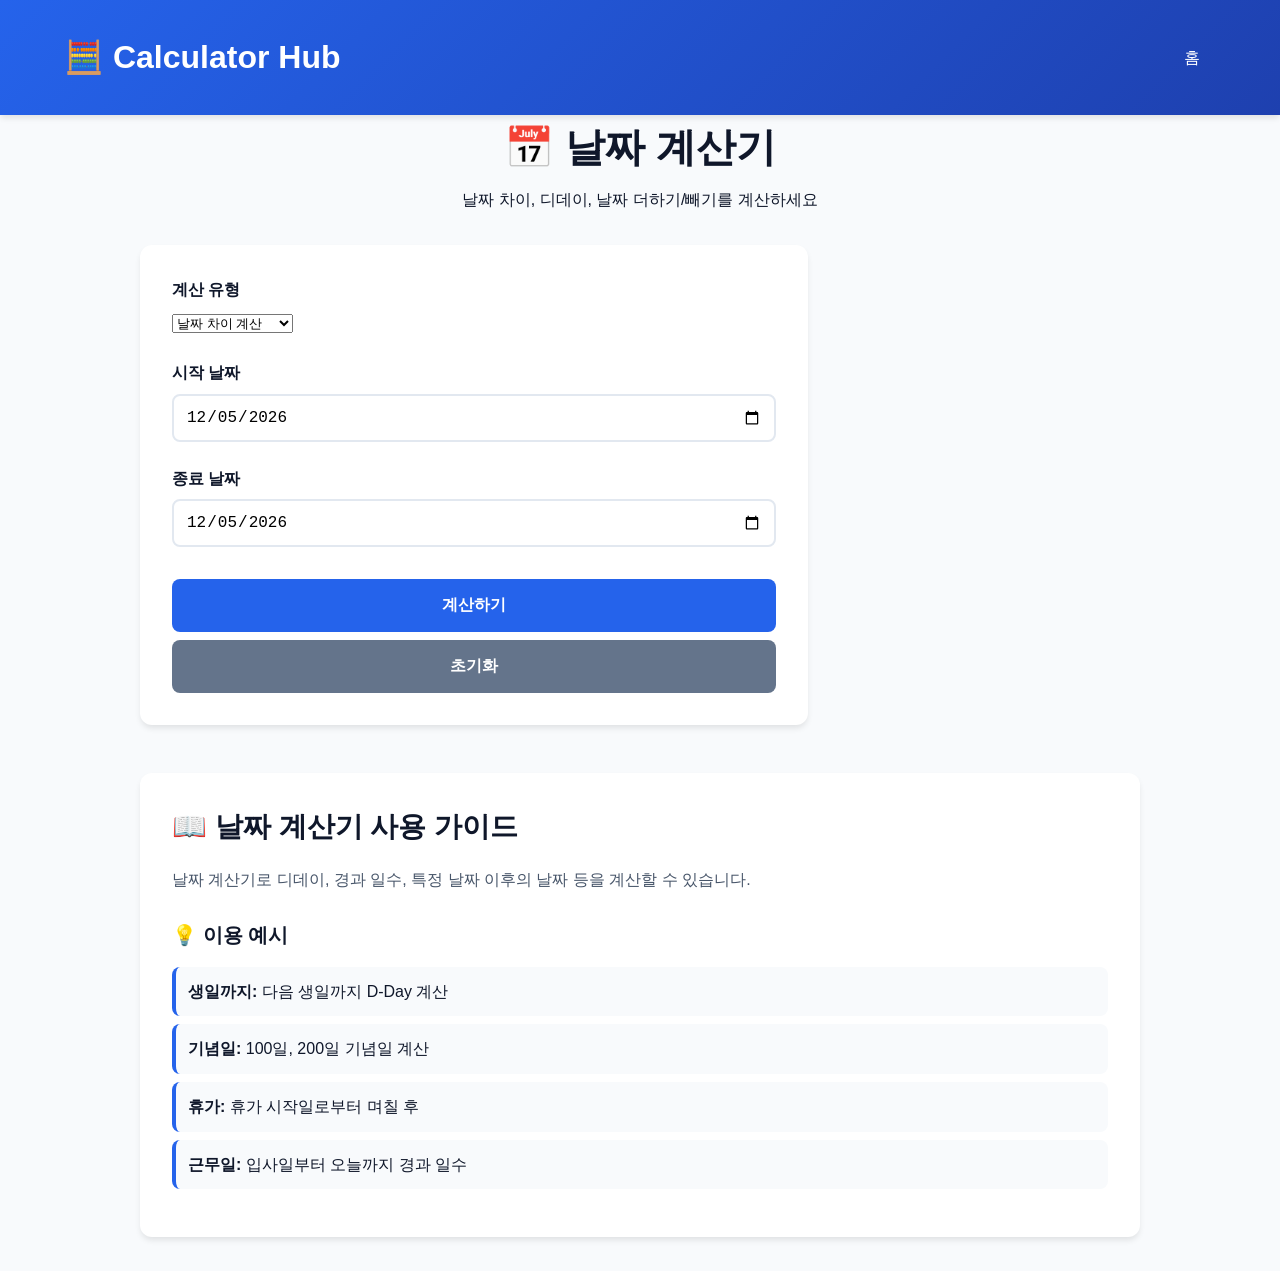
<file: date-calculator.html>
<!DOCTYPE html>
<html lang="ko">
<head>
    <meta charset="UTF-8">
    <meta name="viewport" content="width=device-width, initial-scale=1.0">
    <meta name="description" content="무료 날짜 계산기 - 디데이 계산, 날짜 차이 계산, 날짜 더하기/빼기 기능을 제공합니다.">
    <meta name="keywords" content="날짜 계산기, 디데이 계산, 날짜 차이, 날짜 더하기">
    
    <title>날짜 계산기 - 무료 날짜 계산 도구 | Calculator Hub</title>
    <link rel="stylesheet" href="/css/style.css">
    
    <!-- Google AdSense -->
    <script async src="https://pagead2.googlesyndication.com/pagead/js/adsbygoogle.js?client=ca-pub-6690487239486575"
     crossorigin="anonymous"></script>
    <!-- Favicon -->
    <link rel="icon" type="image/svg+xml" href="favicon.svg">
    <link rel="apple-touch-icon" href="favicon.svg">
</head>
<body>
    <header>
        <div class="container">
            <div class="header-content">
                <h1><a href="/">🧮 Calculator Hub</a></h1>
                <nav>
                    <a href="/" class="nav-link">홈</a>
                </nav>
            </div>
        </div>
    </header>

    <main class="container">
        <div class="calculator-page">
            <div class="calculator-header">
                <h2>📅 날짜 계산기</h2>
                <p>날짜 차이, 디데이, 날짜 더하기/빼기를 계산하세요</p>
            </div>

            <div class="calculator-layout">
                <div class="calculator-main">
                    <div class="calculator-form">
                        <div class="form-group">
                            <label>계산 유형</label>
                            <select id="calcType">
                                <option value="diff">날짜 차이 계산</option>
                                <option value="add">날짜 더하기/빼기</option>
                            </select>
                        </div>

                        <div id="diffMode">
                            <div class="form-group">
                                <label for="startDate">시작 날짜</label>
                                <input type="date" id="startDate">
                            </div>

                            <div class="form-group">
                                <label for="endDate">종료 날짜</label>
                                <input type="date" id="endDate">
                            </div>
                        </div>

                        <div id="addMode" style="display: none;">
                            <div class="form-group">
                                <label for="baseDate">기준 날짜</label>
                                <input type="date" id="baseDate">
                            </div>

                            <div class="form-group">
                                <label for="addValue">더하기/빼기</label>
                                <div style="display: flex; gap: 0.5rem;">
                                    <input type="number" id="addValue" placeholder="숫자 입력" style="flex: 1;">
                                    <select id="addUnit" style="flex: 0 0 120px;">
                                        <option value="days">일</option>
                                        <option value="weeks">주</option>
                                        <option value="months">개월</option>
                                        <option value="years">년</option>
                                    </select>
                                </div>
                            </div>
                        </div>

                        <button id="calculateBtn" class="btn-primary btn-large">계산하기</button>
                        <button id="resetBtn" class="btn-secondary btn-large">초기화</button>
                    </div>

                    <div id="result" class="result-container" style="display: none;">
                        <h3>계산 결과</h3>
                        <div id="resultContent"></div>
                    </div>
                </div>

                <aside class="calculator-sidebar">
                    <div class="ad-container ad-vertical">
                        <!-- Google AdSense 광고 (세로형) -->
                        <ins class="adsbygoogle"
                             style="display:block"
                             data-ad-client="ca-pub-6690487239486575"
                             data-ad-slot="1234567894"
                             data-ad-format="auto"
                             data-full-width-responsive="true"></ins>
                        <script>
                             (adsbygoogle = window.adsbygoogle || []).push({});
                        </script>
                    </div>
                </aside>
            </div>

            <section class="info-section">
                <h3>📖 날짜 계산기 사용 가이드</h3>
                <p>날짜 계산기로 디데이, 경과 일수, 특정 날짜 이후의 날짜 등을 계산할 수 있습니다.</p>
                
                <h4>💡 이용 예시</h4>
                <ul class="info-list">
                    <li><strong>생일까지:</strong> 다음 생일까지 D-Day 계산</li>
                    <li><strong>기념일:</strong> 100일, 200일 기념일 계산</li>
                    <li><strong>휴가:</strong> 휴가 시작일로부터 며칠 후</li>
                    <li><strong>근무일:</strong> 입사일부터 오늘까지 경과 일수</li>
                </ul>
            </section>
        </div>
    </main>

    <script src="/js/date-calculator.js"></script>
</body>
</html>
</file>
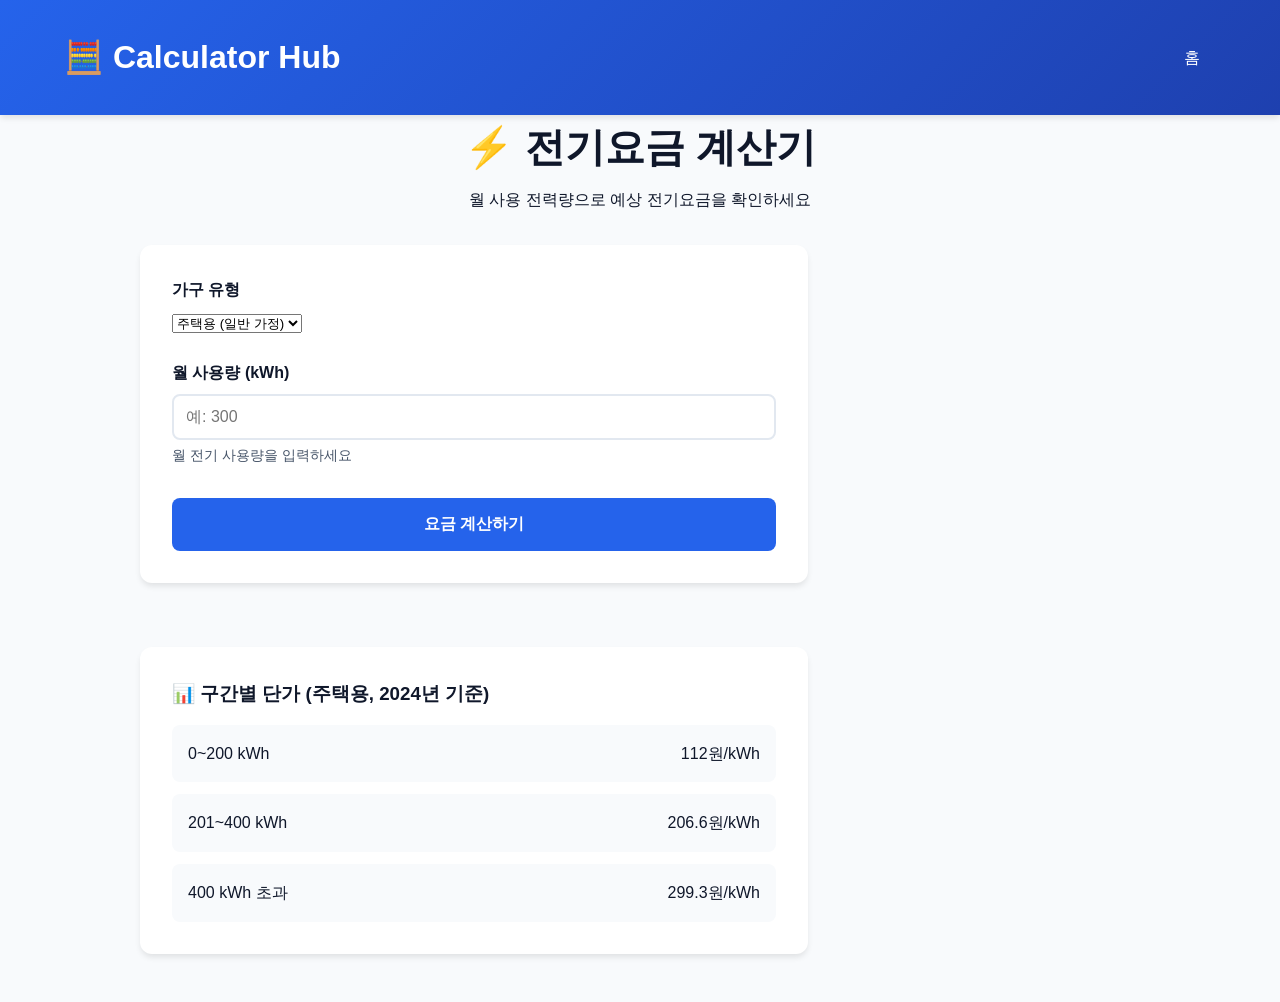
<file: electricity-calculator.html>
<!DOCTYPE html>
<html lang="ko">
<head>
    <meta charset="UTF-8">
    <meta name="viewport" content="width=device-width, initial-scale=1.0">
    <meta name="description" content="무료 전기요금 계산기 - 월 사용 전력량으로 예상 전기요금을 계산하세요.">
    <title>전기요금 계산기 | Calculator Hub</title>
    <link rel="stylesheet" href="/css/style.css">
    
    <!-- Google AdSense -->
    <script async src="https://pagead2.googlesyndication.com/pagead/js/adsbygoogle.js?client=ca-pub-6690487239486575"
     crossorigin="anonymous"></script>
    <!-- Favicon -->
    <link rel="icon" type="image/svg+xml" href="favicon.svg">
    <link rel="apple-touch-icon" href="favicon.svg">
</head>
<body>
    <header>
        <div class="container">
            <div class="header-content">
                <h1><a href="/">🧮 Calculator Hub</a></h1>
                <nav><a href="/" class="nav-link">홈</a></nav>
            </div>
        </div>
    </header>

    <main class="container">
        <div class="calculator-page">
            <div class="calculator-header">
                <h2>⚡ 전기요금 계산기</h2>
                <p>월 사용 전력량으로 예상 전기요금을 확인하세요</p>
            </div>

            <div class="calculator-layout">
                <div class="calculator-main">
                    <div class="calculator-form">
                        <div class="form-group">
                            <label>가구 유형</label>
                            <select id="houseType">
                                <option value="house">주택용 (일반 가정)</option>
                                <option value="apartment">아파트</option>
                            </select>
                        </div>
                        <div class="form-group">
                            <label>월 사용량 (kWh)</label>
                            <input type="number" id="usage" placeholder="예: 300" min="0">
                            <small>월 전기 사용량을 입력하세요</small>
                        </div>
                        <button id="calculateBtn" class="btn-primary btn-large">요금 계산하기</button>
                        <div id="result" class="result-box" style="display: none;"></div>
                    </div>

                    <div class="info-box">
                        <h3>📊 구간별 단가 (주택용, 2024년 기준)</h3>
                        <div class="rate-list">
                            <div class="rate-item">
                                <span>0~200 kWh</span>
                                <span>112원/kWh</span>
                            </div>
                            <div class="rate-item">
                                <span>201~400 kWh</span>
                                <span>206.6원/kWh</span>
                            </div>
                            <div class="rate-item">
                                <span>400 kWh 초과</span>
                                <span>299.3원/kWh</span>
                            </div>
                        </div>
                    </div>
                </div>
                <aside class="calculator-sidebar">
                    <div class="ad-container ad-vertical">
                        <!-- Google AdSense 광고 (세로형) -->
                        <ins class="adsbygoogle"
                             style="display:block"
                             data-ad-client="ca-pub-6690487239486575"
                             data-ad-slot="1234567894"
                             data-ad-format="auto"
                             data-full-width-responsive="true"></ins>
                        <script>
                             (adsbygoogle = window.adsbygoogle || []).push({});
                        </script>
                    </div>
                </aside>
            </div>
        </div>
    </main>

    <script>
    document.getElementById('calculateBtn').addEventListener('click', function() {
        const usage = parseFloat(document.getElementById('usage').value);
        
        if (!usage || usage < 0) {
            alert('사용량을 입력해주세요.');
            return;
        }

        let cost = 0;
        let breakdown = '';

        // 주택용 누진 요금제 (간단 버전)
        if (usage <= 200) {
            cost = usage * 112;
            breakdown = `${usage} kWh × 112원 = ${cost.toLocaleString()}원`;
        } else if (usage <= 400) {
            const tier1 = 200 * 112;
            const tier2 = (usage - 200) * 206.6;
            cost = tier1 + tier2;
            breakdown = `
                <p>1구간: 200 kWh × 112원 = ${tier1.toLocaleString()}원</p>
                <p>2구간: ${(usage - 200).toFixed(0)} kWh × 206.6원 = ${tier2.toLocaleString()}원</p>
            `;
        } else {
            const tier1 = 200 * 112;
            const tier2 = 200 * 206.6;
            const tier3 = (usage - 400) * 299.3;
            cost = tier1 + tier2 + tier3;
            breakdown = `
                <p>1구간: 200 kWh × 112원 = ${tier1.toLocaleString()}원</p>
                <p>2구간: 200 kWh × 206.6원 = ${tier2.toLocaleString()}원</p>
                <p>3구간: ${(usage - 400).toFixed(0)} kWh × 299.3원 = ${tier3.toLocaleString()}원</p>
            `;
        }

        // 기본요금 및 부가세 추가
        const basicCharge = usage <= 200 ? 910 : usage <= 400 ? 1600 : 7300;
        const subtotal = cost + basicCharge;
        const vat = Math.round(subtotal * 0.1);
        const fundCharge = Math.round(subtotal * 0.037); // 전력산업기반기금
        const total = subtotal + vat + fundCharge;

        document.getElementById('result').innerHTML = `
            <h4>💡 예상 전기요금</h4>
            <p class="big-number" style="font-size: 2rem;">${Math.round(total).toLocaleString()}원</p>
            <hr style="margin: 1rem 0;">
            <h5>상세 내역</h5>
            ${breakdown}
            <p><strong>기본요금:</strong> ${basicCharge.toLocaleString()}원</p>
            <p><strong>전력량 요금:</strong> ${Math.round(cost).toLocaleString()}원</p>
            <p><strong>부가세 (10%):</strong> ${vat.toLocaleString()}원</p>
            <p><strong>전력기금 (3.7%):</strong> ${fundCharge.toLocaleString()}원</p>
            <p style="font-size: 0.875rem; color: #64748b; margin-top: 1rem;">
            ※ 실제 요금은 계절별, 시간대별 차등 요금이 적용될 수 있습니다.
            </p>
        `;
        document.getElementById('result').style.display = 'block';
    });
    </script>
</body>
</html>
</file>
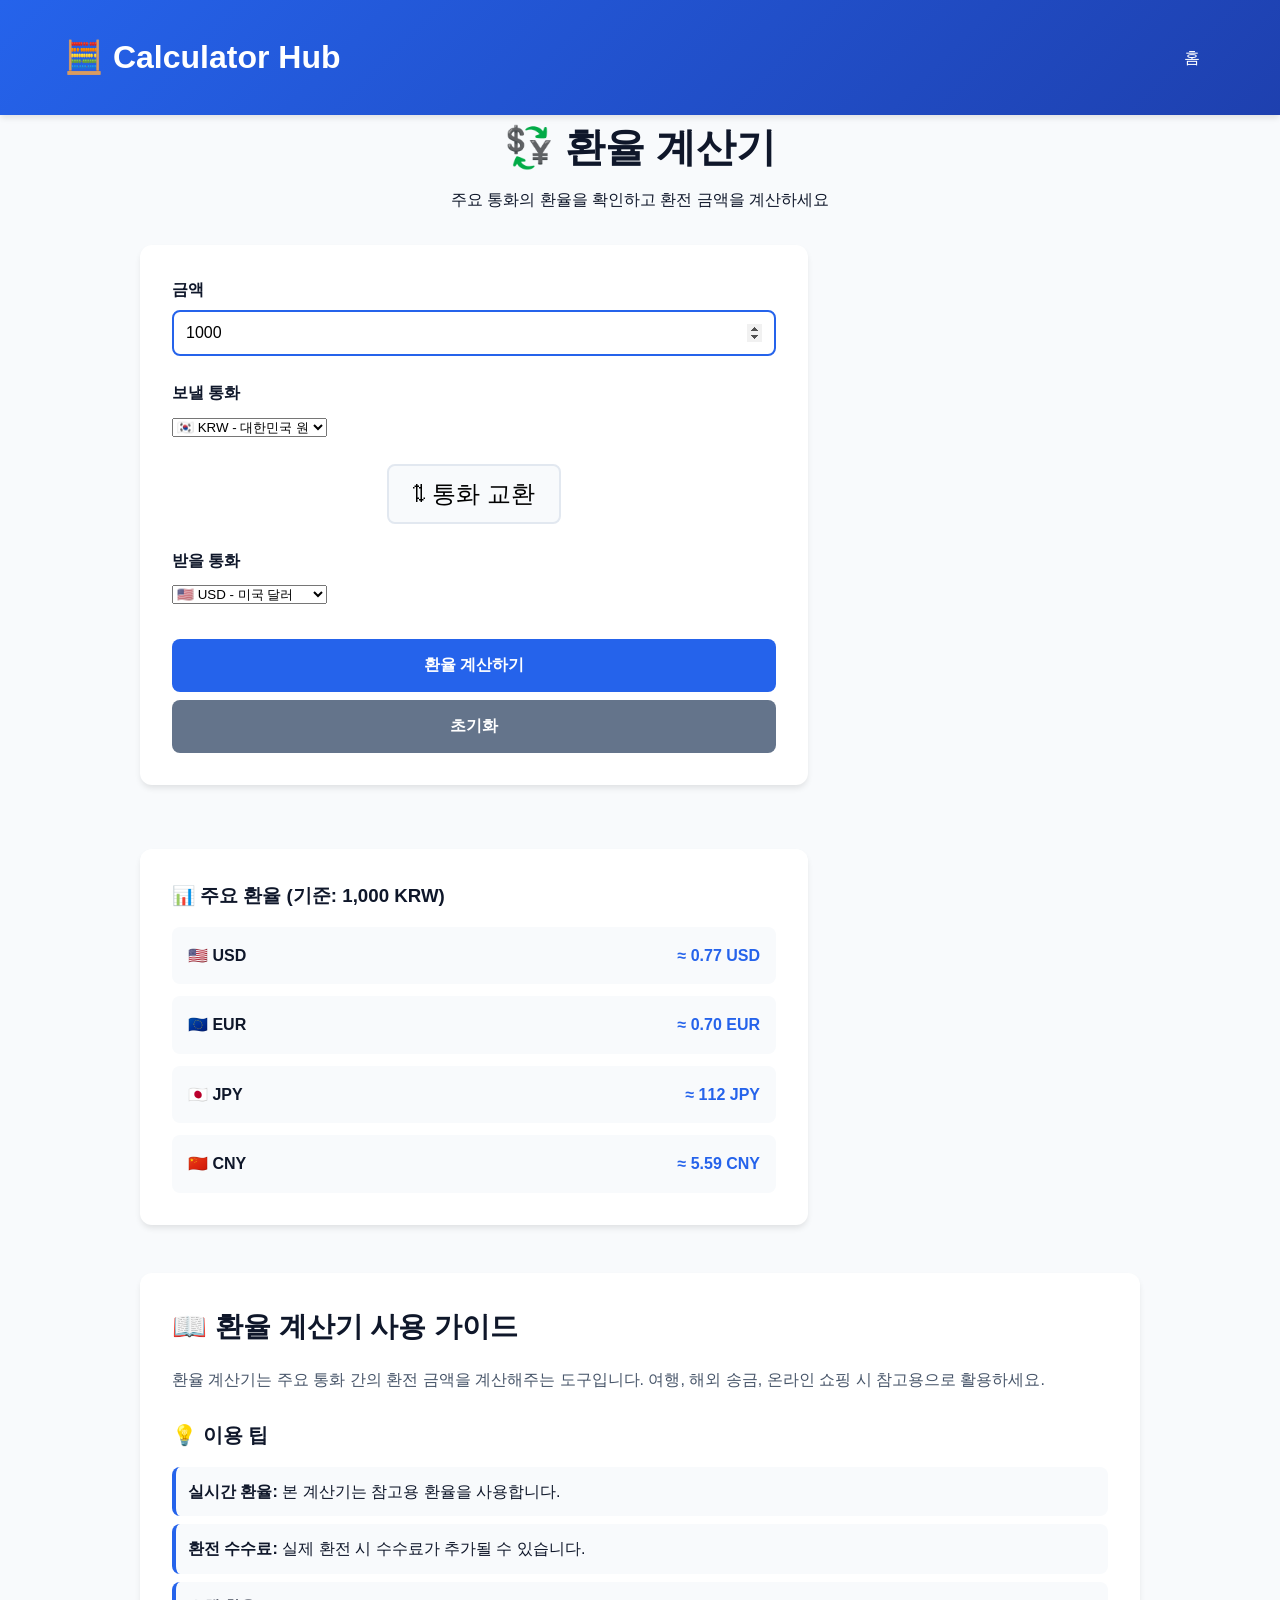
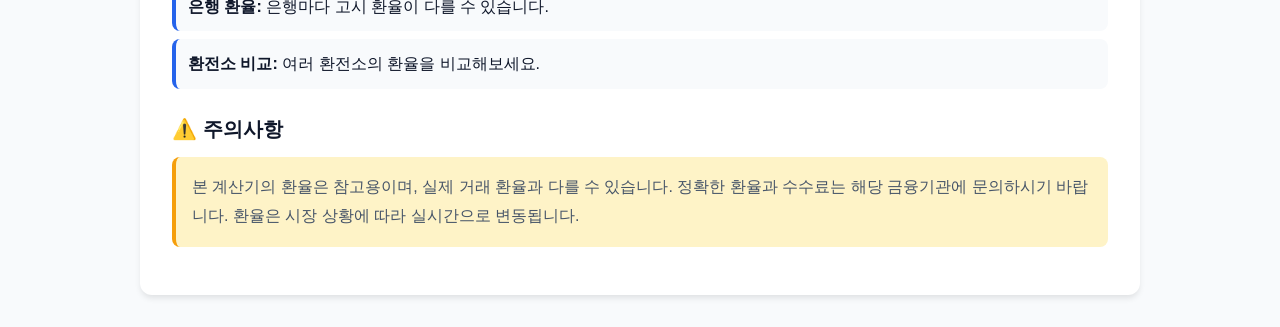
<file: exchange-calculator.html>
<!DOCTYPE html>
<html lang="ko">
<head>
    <meta charset="UTF-8">
    <meta name="viewport" content="width=device-width, initial-scale=1.0">
    <meta name="description" content="무료 환율 계산기 - 실시간 환율 정보로 다양한 통화 간 환전 금액을 계산하세요. 달러, 유로, 엔화, 위안화 등 주요 통화 지원.">
    <meta name="keywords" content="환율 계산기, 환전 계산, 달러 환율, 엔화 환율, 유로 환율">
    
    <!-- Open Graph -->
    <meta property="og:title" content="환율 계산기 - 무료 환전 계산 도구">
    <meta property="og:description" content="주요 통화의 환율을 확인하고 환전 금액을 계산하세요.">
    <meta property="og:type" content="website">
    <meta property="og:url" content="https://your-domain.pages.dev/exchange-calculator.html">
    
    <title>환율 계산기 - 무료 환전 계산 도구 | Calculator Hub</title>
    <link rel="stylesheet" href="/css/style.css">
    <link rel="canonical" href="https://your-domain.pages.dev/exchange-calculator.html">
    
    <!-- Google AdSense -->
    <script async src="https://pagead2.googlesyndication.com/pagead/js/adsbygoogle.js?client=ca-pub-6690487239486575"
     crossorigin="anonymous"></script>
    <!-- Favicon -->
    <link rel="icon" type="image/svg+xml" href="favicon.svg">
    <link rel="apple-touch-icon" href="favicon.svg">
</head>
<body>
    <header>
        <div class="container">
            <div class="header-content">
                <h1><a href="/">🧮 Calculator Hub</a></h1>
                <nav>
                    <a href="/" class="nav-link">홈</a>
                </nav>
            </div>
        </div>
    </header>

    <main class="container">
        <div class="calculator-page">
            <div class="calculator-header">
                <h2>💱 환율 계산기</h2>
                <p>주요 통화의 환율을 확인하고 환전 금액을 계산하세요</p>
            </div>

            <div class="calculator-layout">
                <div class="calculator-main">
                    <div class="calculator-form">
                        <div class="form-group">
                            <label for="amount">금액</label>
                            <input 
                                type="number" 
                                id="amount" 
                                placeholder="예: 1000" 
                                min="0" 
                                step="0.01"
                                value="1000"
                            >
                        </div>

                        <div class="form-group">
                            <label for="fromCurrency">보낼 통화</label>
                            <select id="fromCurrency">
                                <option value="KRW" selected>🇰🇷 KRW - 대한민국 원</option>
                                <option value="USD">🇺🇸 USD - 미국 달러</option>
                                <option value="EUR">🇪🇺 EUR - 유로</option>
                                <option value="JPY">🇯🇵 JPY - 일본 엔</option>
                                <option value="CNY">🇨🇳 CNY - 중국 위안</option>
                                <option value="GBP">🇬🇧 GBP - 영국 파운드</option>
                                <option value="AUD">🇦🇺 AUD - 호주 달러</option>
                                <option value="CAD">🇨🇦 CAD - 캐나다 달러</option>
                                <option value="CHF">🇨🇭 CHF - 스위스 프랑</option>
                                <option value="HKD">🇭🇰 HKD - 홍콩 달러</option>
                            </select>
                        </div>

                        <div class="form-group" style="text-align: center;">
                            <button id="swapBtn" class="btn-swap">⇅ 통화 교환</button>
                        </div>

                        <div class="form-group">
                            <label for="toCurrency">받을 통화</label>
                            <select id="toCurrency">
                                <option value="KRW">🇰🇷 KRW - 대한민국 원</option>
                                <option value="USD" selected>🇺🇸 USD - 미국 달러</option>
                                <option value="EUR">🇪🇺 EUR - 유로</option>
                                <option value="JPY">🇯🇵 JPY - 일본 엔</option>
                                <option value="CNY">🇨🇳 CNY - 중국 위안</option>
                                <option value="GBP">🇬🇧 GBP - 영국 파운드</option>
                                <option value="AUD">🇦🇺 AUD - 호주 달러</option>
                                <option value="CAD">🇨🇦 CAD - 캐나다 달러</option>
                                <option value="CHF">🇨🇭 CHF - 스위스 프랑</option>
                                <option value="HKD">🇭🇰 HKD - 홍콩 달러</option>
                            </select>
                        </div>

                        <button id="calculateBtn" class="btn-primary btn-large">환율 계산하기</button>
                        <button id="resetBtn" class="btn-secondary btn-large">초기화</button>
                    </div>

                    <div id="result" class="result-container" style="display: none;">
                        <h3>계산 결과</h3>
                        
                        <div class="exchange-result">
                            <div class="exchange-from">
                                <span class="currency-label" id="fromLabel">KRW</span>
                                <span class="currency-amount" id="fromAmount">1,000</span>
                            </div>
                            <div class="exchange-arrow">→</div>
                            <div class="exchange-to">
                                <span class="currency-label" id="toLabel">USD</span>
                                <span class="currency-amount" id="toAmount">0.00</span>
                            </div>
                        </div>

                        <div class="exchange-rate">
                            <p id="rateInfo">환율: 1 USD = 1,300 KRW</p>
                            <p class="rate-disclaimer">※ 참고용 환율입니다. 실제 환율은 은행/환전소마다 다를 수 있습니다.</p>
                        </div>
                    </div>

                    <div class="info-box">
                        <h3>📊 주요 환율 (기준: 1,000 KRW)</h3>
                        <div id="rateList" class="rate-list">
                            <div class="rate-item">
                                <span class="rate-currency">🇺🇸 USD</span>
                                <span class="rate-value">≈ 0.77 USD</span>
                            </div>
                            <div class="rate-item">
                                <span class="rate-currency">🇪🇺 EUR</span>
                                <span class="rate-value">≈ 0.70 EUR</span>
                            </div>
                            <div class="rate-item">
                                <span class="rate-currency">🇯🇵 JPY</span>
                                <span class="rate-value">≈ 112 JPY</span>
                            </div>
                            <div class="rate-item">
                                <span class="rate-currency">🇨🇳 CNY</span>
                                <span class="rate-value">≈ 5.6 CNY</span>
                            </div>
                        </div>
                    </div>
                </div>

                <aside class="calculator-sidebar">
                    <div class="ad-container ad-vertical">
                        <!-- Google AdSense 광고 (세로형) -->
                        <ins class="adsbygoogle"
                             style="display:block"
                             data-ad-client="ca-pub-6690487239486575"
                             data-ad-slot="1234567894"
                             data-ad-format="auto"
                             data-full-width-responsive="true"></ins>
                        <script>
                             (adsbygoogle = window.adsbygoogle || []).push({});
                        </script>
                    </div>
                </aside>
            </div>

            <section class="info-section">
                <h3>📖 환율 계산기 사용 가이드</h3>
                <p>
                    환율 계산기는 주요 통화 간의 환전 금액을 계산해주는 도구입니다. 
                    여행, 해외 송금, 온라인 쇼핑 시 참고용으로 활용하세요.
                </p>
                
                <h4>💡 이용 팁</h4>
                <ul class="info-list">
                    <li><strong>실시간 환율:</strong> 본 계산기는 참고용 환율을 사용합니다.</li>
                    <li><strong>환전 수수료:</strong> 실제 환전 시 수수료가 추가될 수 있습니다.</li>
                    <li><strong>은행 환율:</strong> 은행마다 고시 환율이 다를 수 있습니다.</li>
                    <li><strong>환전소 비교:</strong> 여러 환전소의 환율을 비교해보세요.</li>
                </ul>

                <h4>⚠️ 주의사항</h4>
                <p class="warning-text">
                    본 계산기의 환율은 참고용이며, 실제 거래 환율과 다를 수 있습니다. 
                    정확한 환율과 수수료는 해당 금융기관에 문의하시기 바랍니다. 
                    환율은 시장 상황에 따라 실시간으로 변동됩니다.
                </p>
            </section>
        </div>
    </main>

    <script src="/js/exchange-calculator.js"></script>
</body>
</html>
</file>
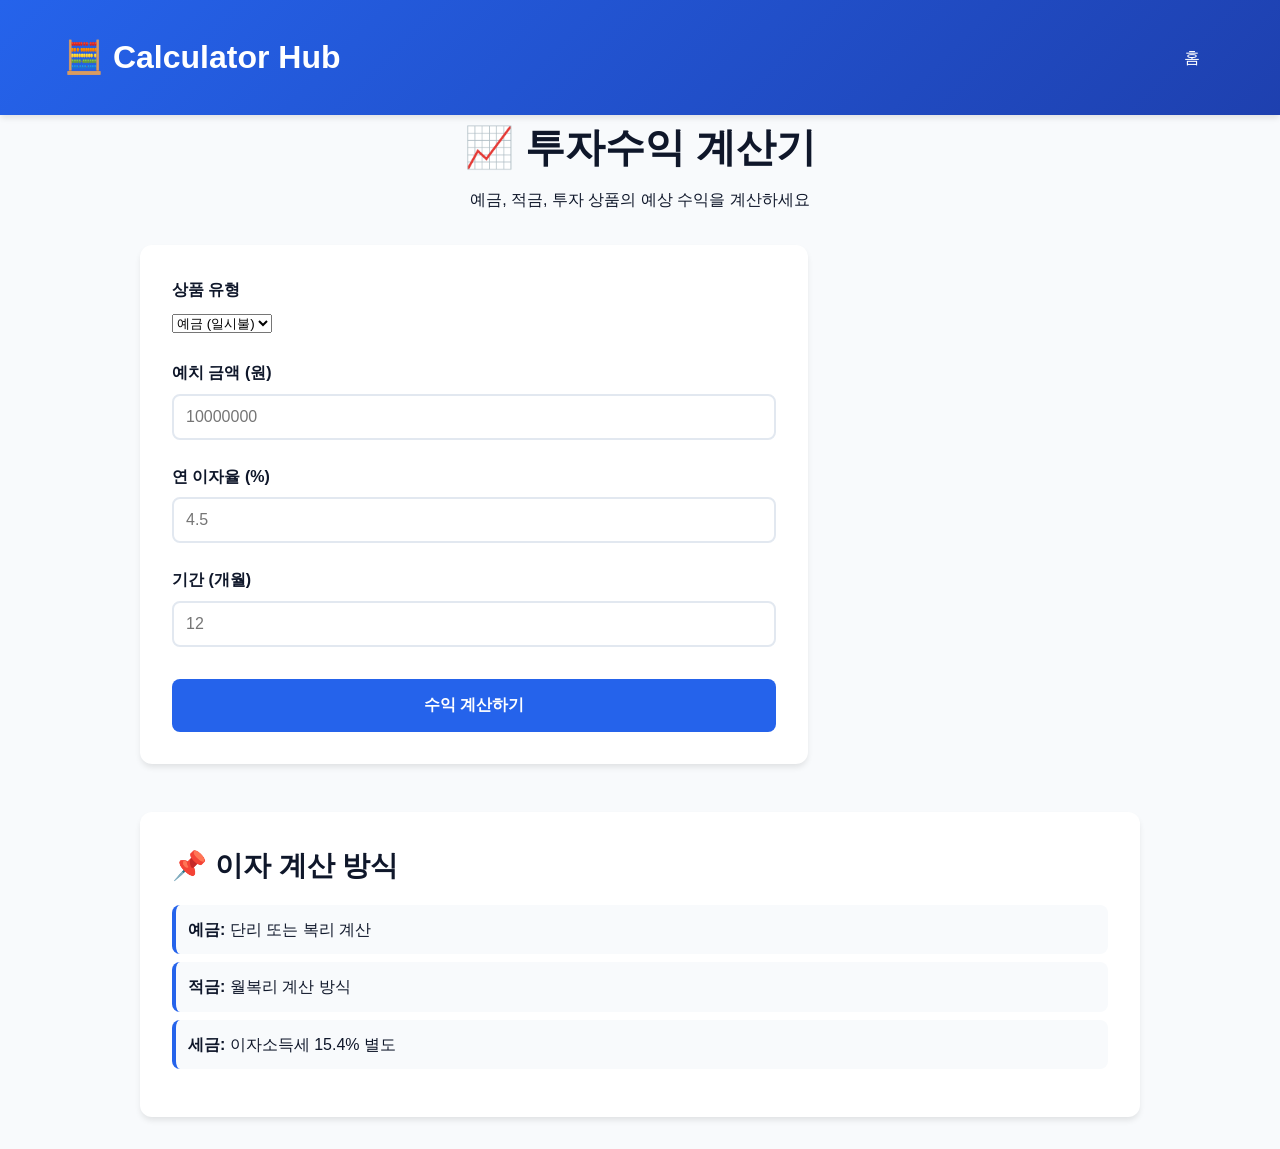
<file: investment-calculator.html>
<!DOCTYPE html>
<html lang="ko">
<head>
    <meta charset="UTF-8">
    <meta name="viewport" content="width=device-width, initial-scale=1.0">
    <meta name="description" content="무료 투자수익 계산기 - 예금, 적금, 투자 상품의 예상 수익률을 계산하세요.">
    <title>투자수익 계산기 | Calculator Hub</title>
    <link rel="stylesheet" href="/css/style.css">
    
    <!-- Google AdSense -->
    <script async src="https://pagead2.googlesyndication.com/pagead/js/adsbygoogle.js?client=ca-pub-6690487239486575"
     crossorigin="anonymous"></script>
    <!-- Favicon -->
    <link rel="icon" type="image/svg+xml" href="favicon.svg">
    <link rel="apple-touch-icon" href="favicon.svg">
</head>
<body>
    <header>
        <div class="container">
            <div class="header-content">
                <h1><a href="/">🧮 Calculator Hub</a></h1>
                <nav><a href="/" class="nav-link">홈</a></nav>
            </div>
        </div>
    </header>

    <main class="container">
        <div class="calculator-page">
            <div class="calculator-header">
                <h2>📈 투자수익 계산기</h2>
                <p>예금, 적금, 투자 상품의 예상 수익을 계산하세요</p>
            </div>

            <div class="calculator-layout">
                <div class="calculator-main">
                    <div class="calculator-form">
                        <div class="form-group">
                            <label>상품 유형</label>
                            <select id="productType">
                                <option value="deposit">예금 (일시불)</option>
                                <option value="savings">적금 (월납)</option>
                            </select>
                        </div>

                        <div id="depositFields">
                            <div class="form-group">
                                <label>예치 금액 (원)</label>
                                <input type="number" id="depositAmount" placeholder="10000000" step="100000">
                            </div>
                        </div>

                        <div id="savingsFields" style="display: none;">
                            <div class="form-group">
                                <label>월 납입액 (원)</label>
                                <input type="number" id="monthlyAmount" placeholder="100000" step="10000">
                            </div>
                        </div>

                        <div class="form-group">
                            <label>연 이자율 (%)</label>
                            <input type="number" id="interestRate" placeholder="4.5" step="0.1">
                        </div>

                        <div class="form-group">
                            <label>기간 (개월)</label>
                            <input type="number" id="period" placeholder="12" min="1" max="120">
                        </div>

                        <button id="calculateBtn" class="btn-primary btn-large">수익 계산하기</button>
                        <div id="result" class="result-box" style="display: none;"></div>
                    </div>
                </div>
                <aside class="calculator-sidebar">
                    <div class="ad-container ad-vertical">
                        <!-- Google AdSense 광고 (세로형) -->
                        <ins class="adsbygoogle"
                             style="display:block"
                             data-ad-client="ca-pub-6690487239486575"
                             data-ad-slot="1234567894"
                             data-ad-format="auto"
                             data-full-width-responsive="true"></ins>
                        <script>
                             (adsbygoogle = window.adsbygoogle || []).push({});
                        </script>
                    </div>
                </aside>
            </div>

            <section class="info-section">
                <h3>📌 이자 계산 방식</h3>
                <ul class="info-list">
                    <li><strong>예금:</strong> 단리 또는 복리 계산</li>
                    <li><strong>적금:</strong> 월복리 계산 방식</li>
                    <li><strong>세금:</strong> 이자소득세 15.4% 별도</li>
                </ul>
            </section>
        </div>
    </main>

    <script>
    const productTypeSelect = document.getElementById('productType');
    const depositFields = document.getElementById('depositFields');
    const savingsFields = document.getElementById('savingsFields');

    productTypeSelect.addEventListener('change', function() {
        if (this.value === 'deposit') {
            depositFields.style.display = 'block';
            savingsFields.style.display = 'none';
        } else {
            depositFields.style.display = 'none';
            savingsFields.style.display = 'block';
        }
    });

    document.getElementById('calculateBtn').addEventListener('click', function() {
        const type = productTypeSelect.value;
        const rate = parseFloat(document.getElementById('interestRate').value) / 100;
        const months = parseInt(document.getElementById('period').value);

        if (!rate || !months) {
            alert('모든 값을 입력해주세요.');
            return;
        }

        let principal, interest, total, tax, netTotal;

        if (type === 'deposit') {
            // 예금 계산
            principal = parseFloat(document.getElementById('depositAmount').value);
            if (!principal) {
                alert('예치 금액을 입력해주세요.');
                return;
            }

            // 단리 계산
            interest = principal * rate * (months / 12);
            total = principal + interest;
            tax = interest * 0.154; // 이자소득세 15.4%
            netTotal = total - tax;

            document.getElementById('result').innerHTML = `
                <h4>💰 예금 수익 계산</h4>
                <p><strong>원금:</strong> ${principal.toLocaleString()}원</p>
                <p><strong>세전 이자:</strong> ${Math.round(interest).toLocaleString()}원</p>
                <p><strong>이자소득세 (15.4%):</strong> ${Math.round(tax).toLocaleString()}원</p>
                <p><strong>세후 이자:</strong> ${Math.round(interest - tax).toLocaleString()}원</p>
                <p class="big-number" style="font-size: 1.75rem; margin-top: 1rem;">
                    <strong>만기 수령액:</strong> ${Math.round(netTotal).toLocaleString()}원
                </p>
                <p style="font-size: 0.875rem; color: #64748b; margin-top: 1rem;">
                ※ 단리 기준 계산이며, 실제 이자는 상품마다 다를 수 있습니다.
                </p>
            `;
        } else {
            // 적금 계산
            const monthly = parseFloat(document.getElementById('monthlyAmount').value);
            if (!monthly) {
                alert('월 납입액을 입력해주세요.');
                return;
            }

            // 적금 이자 계산 (단순화)
            principal = monthly * months;
            interest = monthly * months * (months + 1) / 2 * (rate / 12);
            total = principal + interest;
            tax = interest * 0.154;
            netTotal = total - tax;

            document.getElementById('result').innerHTML = `
                <h4>💰 적금 수익 계산</h4>
                <p><strong>납입 원금:</strong> ${principal.toLocaleString()}원</p>
                <p><strong>세전 이자:</strong> ${Math.round(interest).toLocaleString()}원</p>
                <p><strong>이자소득세 (15.4%):</strong> ${Math.round(tax).toLocaleString()}원</p>
                <p><strong>세후 이자:</strong> ${Math.round(interest - tax).toLocaleString()}원</p>
                <p class="big-number" style="font-size: 1.75rem; margin-top: 1rem;">
                    <strong>만기 수령액:</strong> ${Math.round(netTotal).toLocaleString()}원
                </p>
                <p style="font-size: 0.875rem; color: #64748b; margin-top: 1rem;">
                ※ 월복리 기준 계산이며, 실제 이자는 상품마다 다를 수 있습니다.
                </p>
            `;
        }

        document.getElementById('result').style.display = 'block';
    });
    </script>
</body>
</html>
</file>
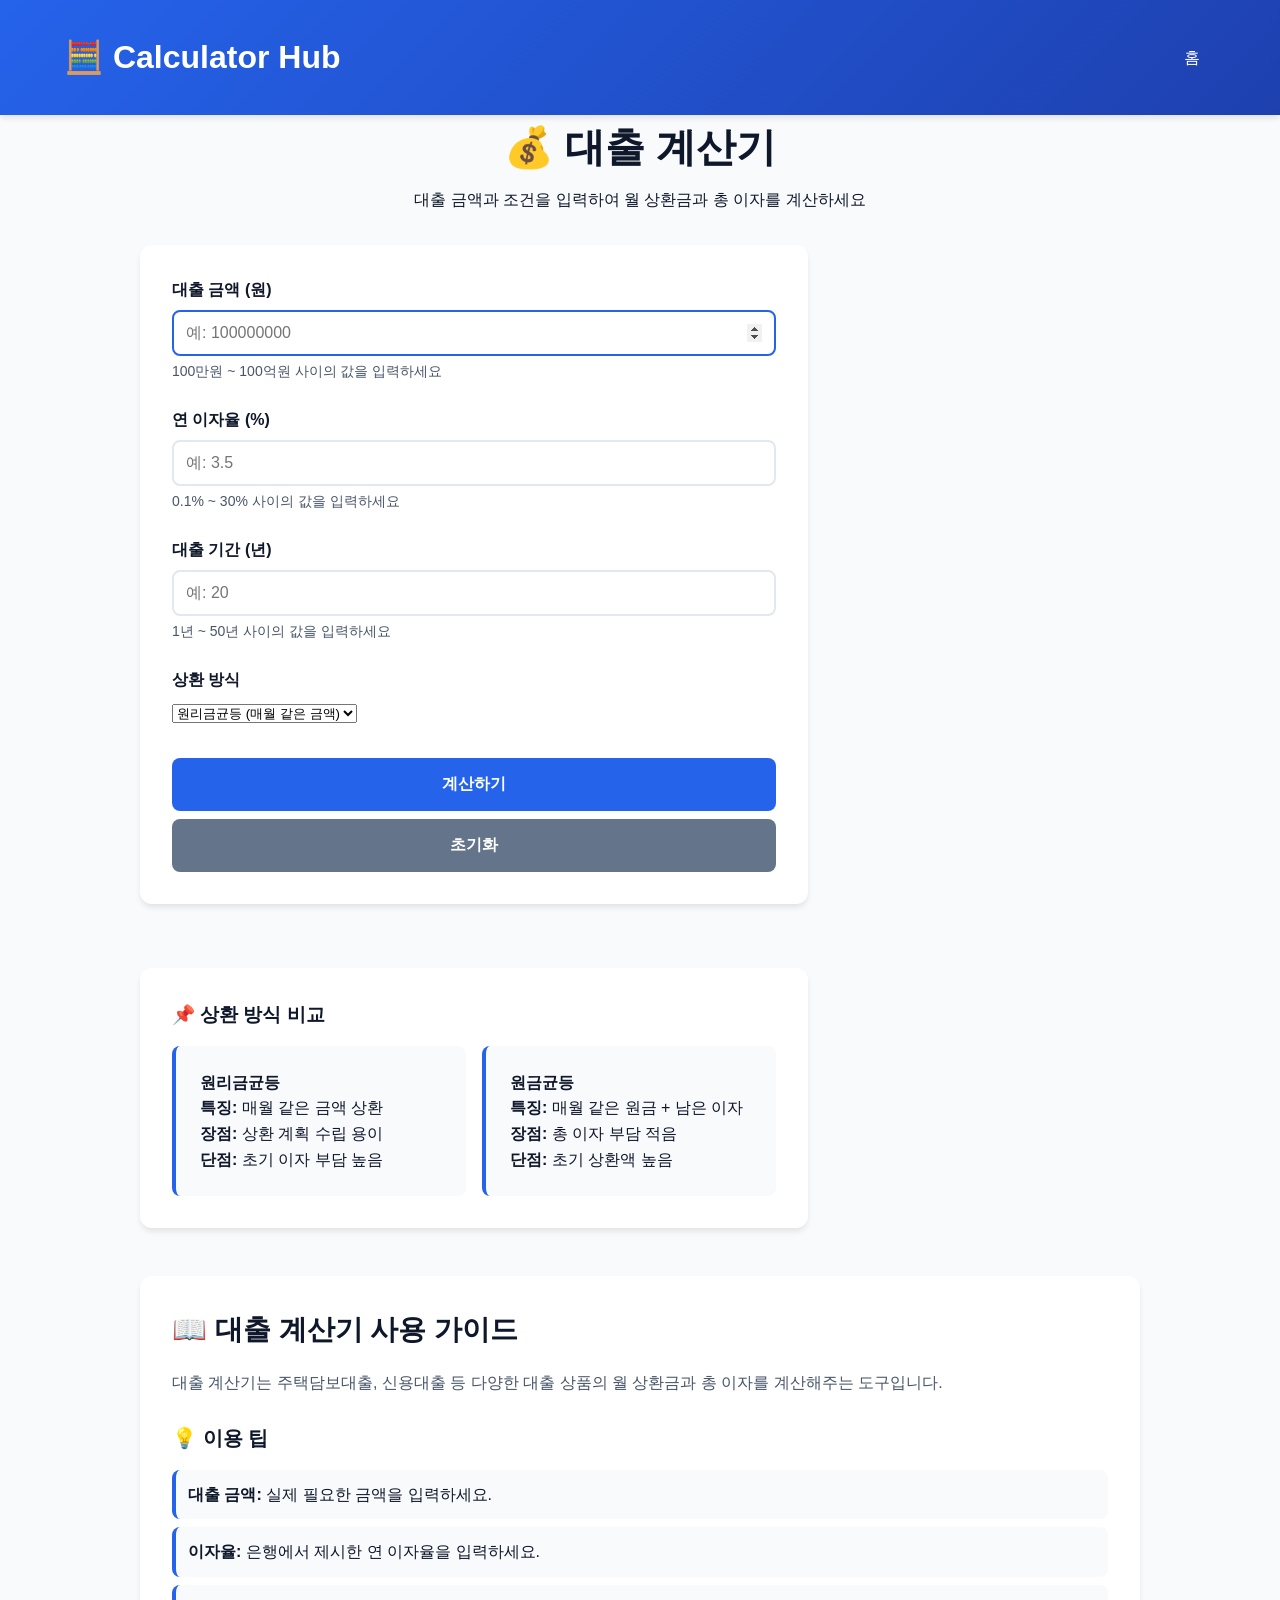
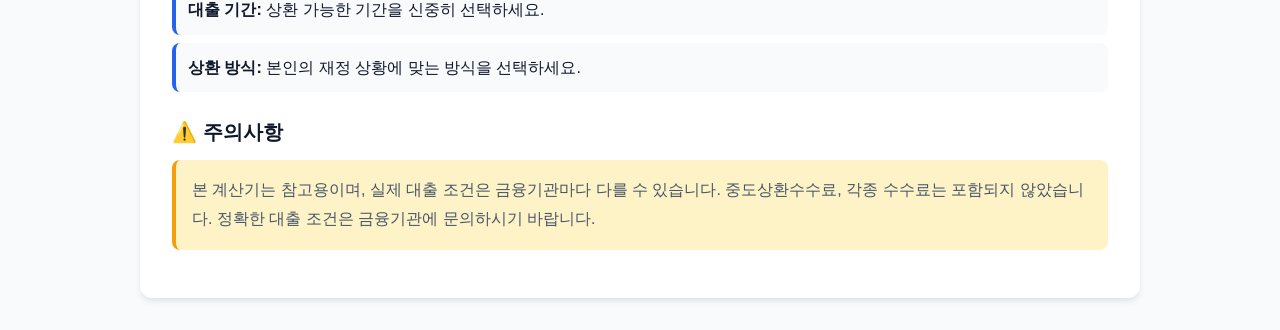
<file: loan-calculator.html>
<!DOCTYPE html>
<html lang="ko">
<head>
    <meta charset="UTF-8">
    <meta name="viewport" content="width=device-width, initial-scale=1.0">
    <meta name="description" content="무료 대출 계산기 - 주택담보대출, 신용대출의 월 상환금액과 총 이자를 계산하세요. 원리금균등, 원금균등 방식 지원.">
    <meta name="keywords" content="대출 계산기, 주택담보대출, 신용대출, 월 상환금, 이자 계산">
    
    <!-- Open Graph -->
    <meta property="og:title" content="대출 계산기 - 무료 월 상환금 계산 도구">
    <meta property="og:description" content="대출 금액, 이자율, 상환 기간을 입력하여 월 상환금을 계산하세요.">
    <meta property="og:type" content="website">
    <meta property="og:url" content="https://your-domain.pages.dev/loan-calculator.html">
    
    <title>대출 계산기 - 무료 월 상환금 계산 도구 | Calculator Hub</title>
    <link rel="stylesheet" href="/css/style.css">
    <link rel="canonical" href="https://your-domain.pages.dev/loan-calculator.html">
    
    <!-- Google AdSense -->
    <script async src="https://pagead2.googlesyndication.com/pagead/js/adsbygoogle.js?client=ca-pub-6690487239486575"
     crossorigin="anonymous"></script>
    <!-- Favicon -->
    <link rel="icon" type="image/svg+xml" href="favicon.svg">
    <link rel="apple-touch-icon" href="favicon.svg">
</head>
<body>
    <header>
        <div class="container">
            <div class="header-content">
                <h1><a href="/">🧮 Calculator Hub</a></h1>
                <nav>
                    <a href="/" class="nav-link">홈</a>
                </nav>
            </div>
        </div>
    </header>

    <main class="container">
        <div class="calculator-page">
            <div class="calculator-header">
                <h2>💰 대출 계산기</h2>
                <p>대출 금액과 조건을 입력하여 월 상환금과 총 이자를 계산하세요</p>
            </div>

            <div class="calculator-layout">
                <div class="calculator-main">
                    <div class="calculator-form">
                        <div class="form-group">
                            <label for="loanAmount">대출 금액 (원)</label>
                            <input 
                                type="number" 
                                id="loanAmount" 
                                placeholder="예: 100000000" 
                                min="1000000" 
                                max="10000000000" 
                                step="1000000"
                            >
                            <small>100만원 ~ 100억원 사이의 값을 입력하세요</small>
                        </div>

                        <div class="form-group">
                            <label for="interestRate">연 이자율 (%)</label>
                            <input 
                                type="number" 
                                id="interestRate" 
                                placeholder="예: 3.5" 
                                min="0.1" 
                                max="30" 
                                step="0.1"
                            >
                            <small>0.1% ~ 30% 사이의 값을 입력하세요</small>
                        </div>

                        <div class="form-group">
                            <label for="loanPeriod">대출 기간 (년)</label>
                            <input 
                                type="number" 
                                id="loanPeriod" 
                                placeholder="예: 20" 
                                min="1" 
                                max="50" 
                                step="1"
                            >
                            <small>1년 ~ 50년 사이의 값을 입력하세요</small>
                        </div>

                        <div class="form-group">
                            <label for="repaymentType">상환 방식</label>
                            <select id="repaymentType">
                                <option value="equal-payment">원리금균등 (매월 같은 금액)</option>
                                <option value="equal-principal">원금균등 (이자 감소)</option>
                            </select>
                        </div>

                        <button id="calculateBtn" class="btn-primary btn-large">계산하기</button>
                        <button id="resetBtn" class="btn-secondary btn-large">초기화</button>
                    </div>

                    <div id="result" class="result-container" style="display: none;">
                        <h3>계산 결과</h3>
                        
                        <div class="loan-summary">
                            <div class="summary-item">
                                <span class="label">월 상환금</span>
                                <span id="monthlyPayment" class="value">0원</span>
                            </div>
                            <div class="summary-item">
                                <span class="label">총 상환금액</span>
                                <span id="totalPayment" class="value">0원</span>
                            </div>
                            <div class="summary-item">
                                <span class="label">총 이자</span>
                                <span id="totalInterest" class="value highlight">0원</span>
                            </div>
                        </div>

                        <div class="loan-details" id="loanDetails">
                            <h4>상세 정보</h4>
                            <p id="detailInfo"></p>
                        </div>
                    </div>

                    <div class="info-box">
                        <h3>📌 상환 방식 비교</h3>
                        <div class="comparison-grid">
                            <div class="comparison-item">
                                <h4>원리금균등</h4>
                                <p><strong>특징:</strong> 매월 같은 금액 상환</p>
                                <p><strong>장점:</strong> 상환 계획 수립 용이</p>
                                <p><strong>단점:</strong> 초기 이자 부담 높음</p>
                            </div>
                            <div class="comparison-item">
                                <h4>원금균등</h4>
                                <p><strong>특징:</strong> 매월 같은 원금 + 남은 이자</p>
                                <p><strong>장점:</strong> 총 이자 부담 적음</p>
                                <p><strong>단점:</strong> 초기 상환액 높음</p>
                            </div>
                        </div>
                    </div>
                </div>

                <aside class="calculator-sidebar">
                    <div class="ad-container ad-vertical">
                        <!-- Google AdSense 광고 (세로형) -->
                        <ins class="adsbygoogle"
                             style="display:block"
                             data-ad-client="ca-pub-6690487239486575"
                             data-ad-slot="1234567894"
                             data-ad-format="auto"
                             data-full-width-responsive="true"></ins>
                        <script>
                             (adsbygoogle = window.adsbygoogle || []).push({});
                        </script>
                    </div>
                </aside>
            </div>

            <section class="info-section">
                <h3>📖 대출 계산기 사용 가이드</h3>
                <p>
                    대출 계산기는 주택담보대출, 신용대출 등 다양한 대출 상품의 월 상환금과 총 이자를 계산해주는 도구입니다.
                </p>
                
                <h4>💡 이용 팁</h4>
                <ul class="info-list">
                    <li><strong>대출 금액:</strong> 실제 필요한 금액을 입력하세요.</li>
                    <li><strong>이자율:</strong> 은행에서 제시한 연 이자율을 입력하세요.</li>
                    <li><strong>대출 기간:</strong> 상환 가능한 기간을 신중히 선택하세요.</li>
                    <li><strong>상환 방식:</strong> 본인의 재정 상황에 맞는 방식을 선택하세요.</li>
                </ul>

                <h4>⚠️ 주의사항</h4>
                <p class="warning-text">
                    본 계산기는 참고용이며, 실제 대출 조건은 금융기관마다 다를 수 있습니다. 
                    중도상환수수료, 각종 수수료는 포함되지 않았습니다. 
                    정확한 대출 조건은 금융기관에 문의하시기 바랍니다.
                </p>
            </section>
        </div>
    </main>

    <script src="/js/loan-calculator.js"></script>
</body>
</html>
</file>
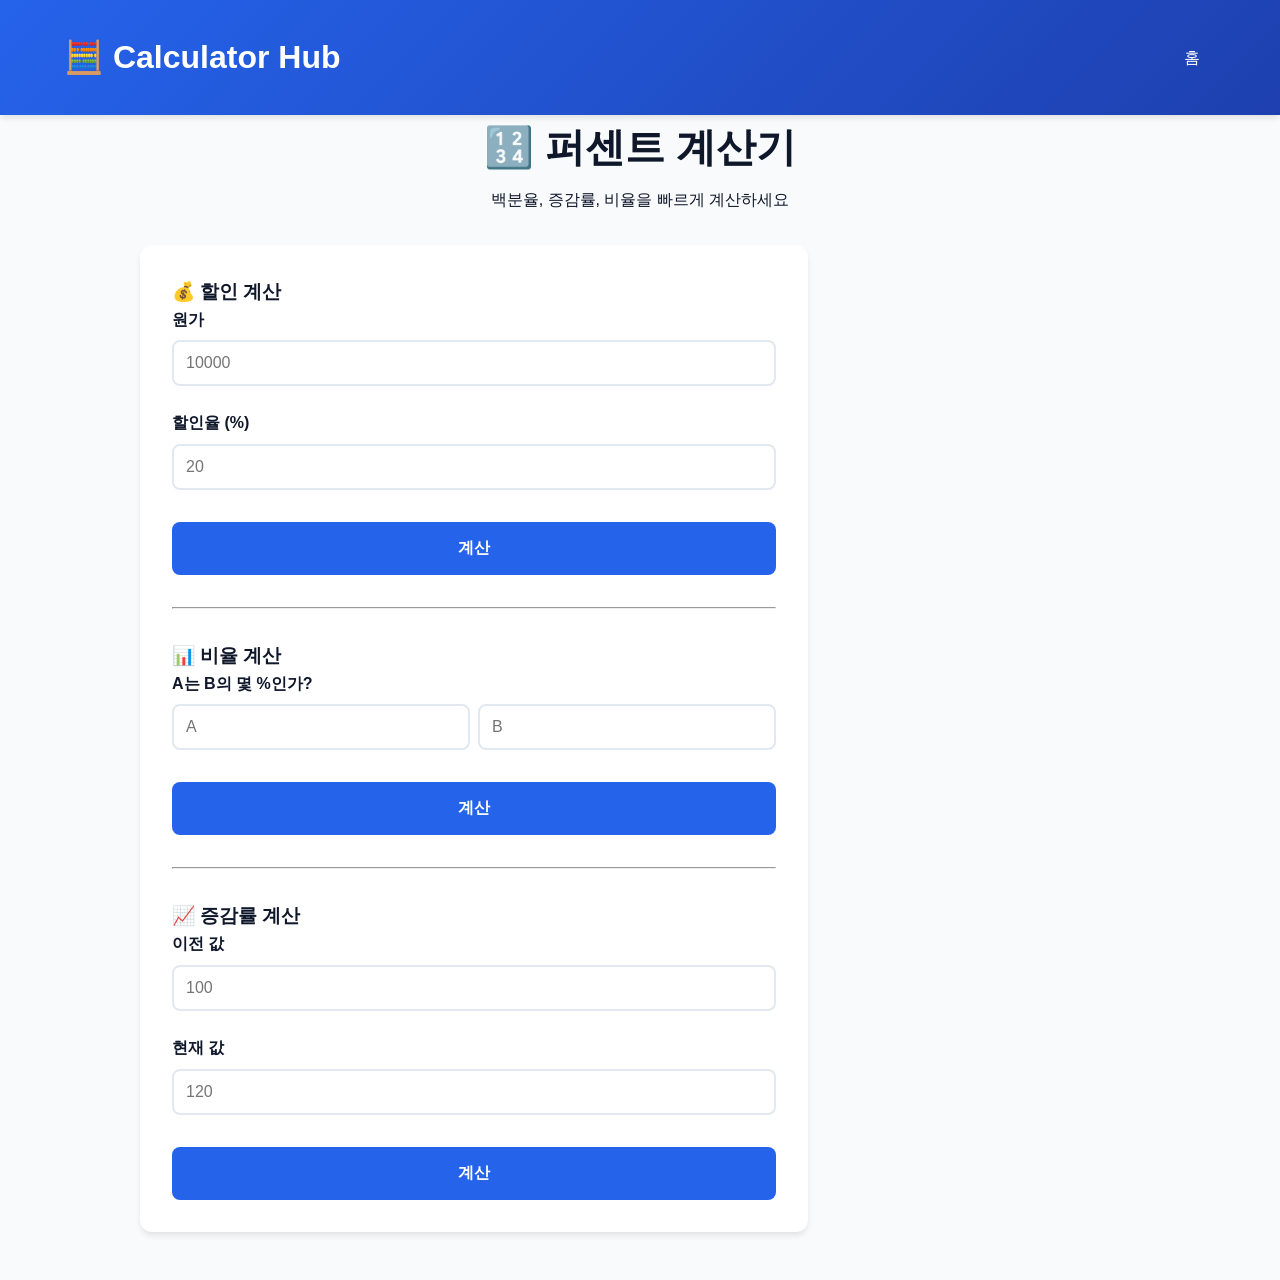
<file: percentage-calculator.html>
<!DOCTYPE html>
<html lang="ko">
<head>
    <meta charset="UTF-8">
    <meta name="viewport" content="width=device-width, initial-scale=1.0">
    <meta name="description" content="무료 퍼센트 계산기 - 백분율, 증감률, 비율 계산을 쉽고 빠르게 수행합니다.">
    <meta name="keywords" content="퍼센트 계산기, 백분율, 할인율 계산, 증감률">
    
    <title>퍼센트 계산기 - 무료 백분율 계산 도구 | Calculator Hub</title>
    <link rel="stylesheet" href="/css/style.css">
    
    <!-- Google AdSense -->
    <script async src="https://pagead2.googlesyndication.com/pagead/js/adsbygoogle.js?client=ca-pub-6690487239486575"
     crossorigin="anonymous"></script>
    <!-- Favicon -->
    <link rel="icon" type="image/svg+xml" href="favicon.svg">
    <link rel="apple-touch-icon" href="favicon.svg">
</head>
<body>
    <header>
        <div class="container">
            <div class="header-content">
                <h1><a href="/">🧮 Calculator Hub</a></h1>
                <nav><a href="/" class="nav-link">홈</a></nav>
            </div>
        </div>
    </header>

    <main class="container">
        <div class="calculator-page">
            <div class="calculator-header">
                <h2>🔢 퍼센트 계산기</h2>
                <p>백분율, 증감률, 비율을 빠르게 계산하세요</p>
            </div>

            <div class="calculator-layout">
                <div class="calculator-main">
                    <div class="calculator-form">
                        <h3>💰 할인 계산</h3>
                        <div class="form-group">
                            <label>원가</label>
                            <input type="number" id="originalPrice" placeholder="10000">
                        </div>
                        <div class="form-group">
                            <label>할인율 (%)</label>
                            <input type="number" id="discountRate" placeholder="20">
                        </div>
                        <button id="calcDiscount" class="btn-primary btn-large">계산</button>
                        <div id="discountResult" class="result-box" style="display: none;"></div>

                        <hr style="margin: 2rem 0;">

                        <h3>📊 비율 계산</h3>
                        <div class="form-group">
                            <label>A는 B의 몇 %인가?</label>
                            <div style="display: flex; gap: 0.5rem;">
                                <input type="number" id="valueA" placeholder="A">
                                <input type="number" id="valueB" placeholder="B">
                            </div>
                        </div>
                        <button id="calcPercent" class="btn-primary btn-large">계산</button>
                        <div id="percentResult" class="result-box" style="display: none;"></div>

                        <hr style="margin: 2rem 0;">

                        <h3>📈 증감률 계산</h3>
                        <div class="form-group">
                            <label>이전 값</label>
                            <input type="number" id="beforeValue" placeholder="100">
                        </div>
                        <div class="form-group">
                            <label>현재 값</label>
                            <input type="number" id="afterValue" placeholder="120">
                        </div>
                        <button id="calcChange" class="btn-primary btn-large">계산</button>
                        <div id="changeResult" class="result-box" style="display: none;"></div>
                    </div>
                </div>

                <aside class="calculator-sidebar">
                    <div class="ad-container ad-vertical">
                        <!-- Google AdSense 광고 (세로형) -->
                        <ins class="adsbygoogle"
                             style="display:block"
                             data-ad-client="ca-pub-6690487239486575"
                             data-ad-slot="1234567894"
                             data-ad-format="auto"
                             data-full-width-responsive="true"></ins>
                        <script>
                             (adsbygoogle = window.adsbygoogle || []).push({});
                        </script>
                    </div>
                </aside>
            </div>
        </div>
    </main>

    <script src="/js/percentage-calculator.js"></script>
</body>
</html>
</file>
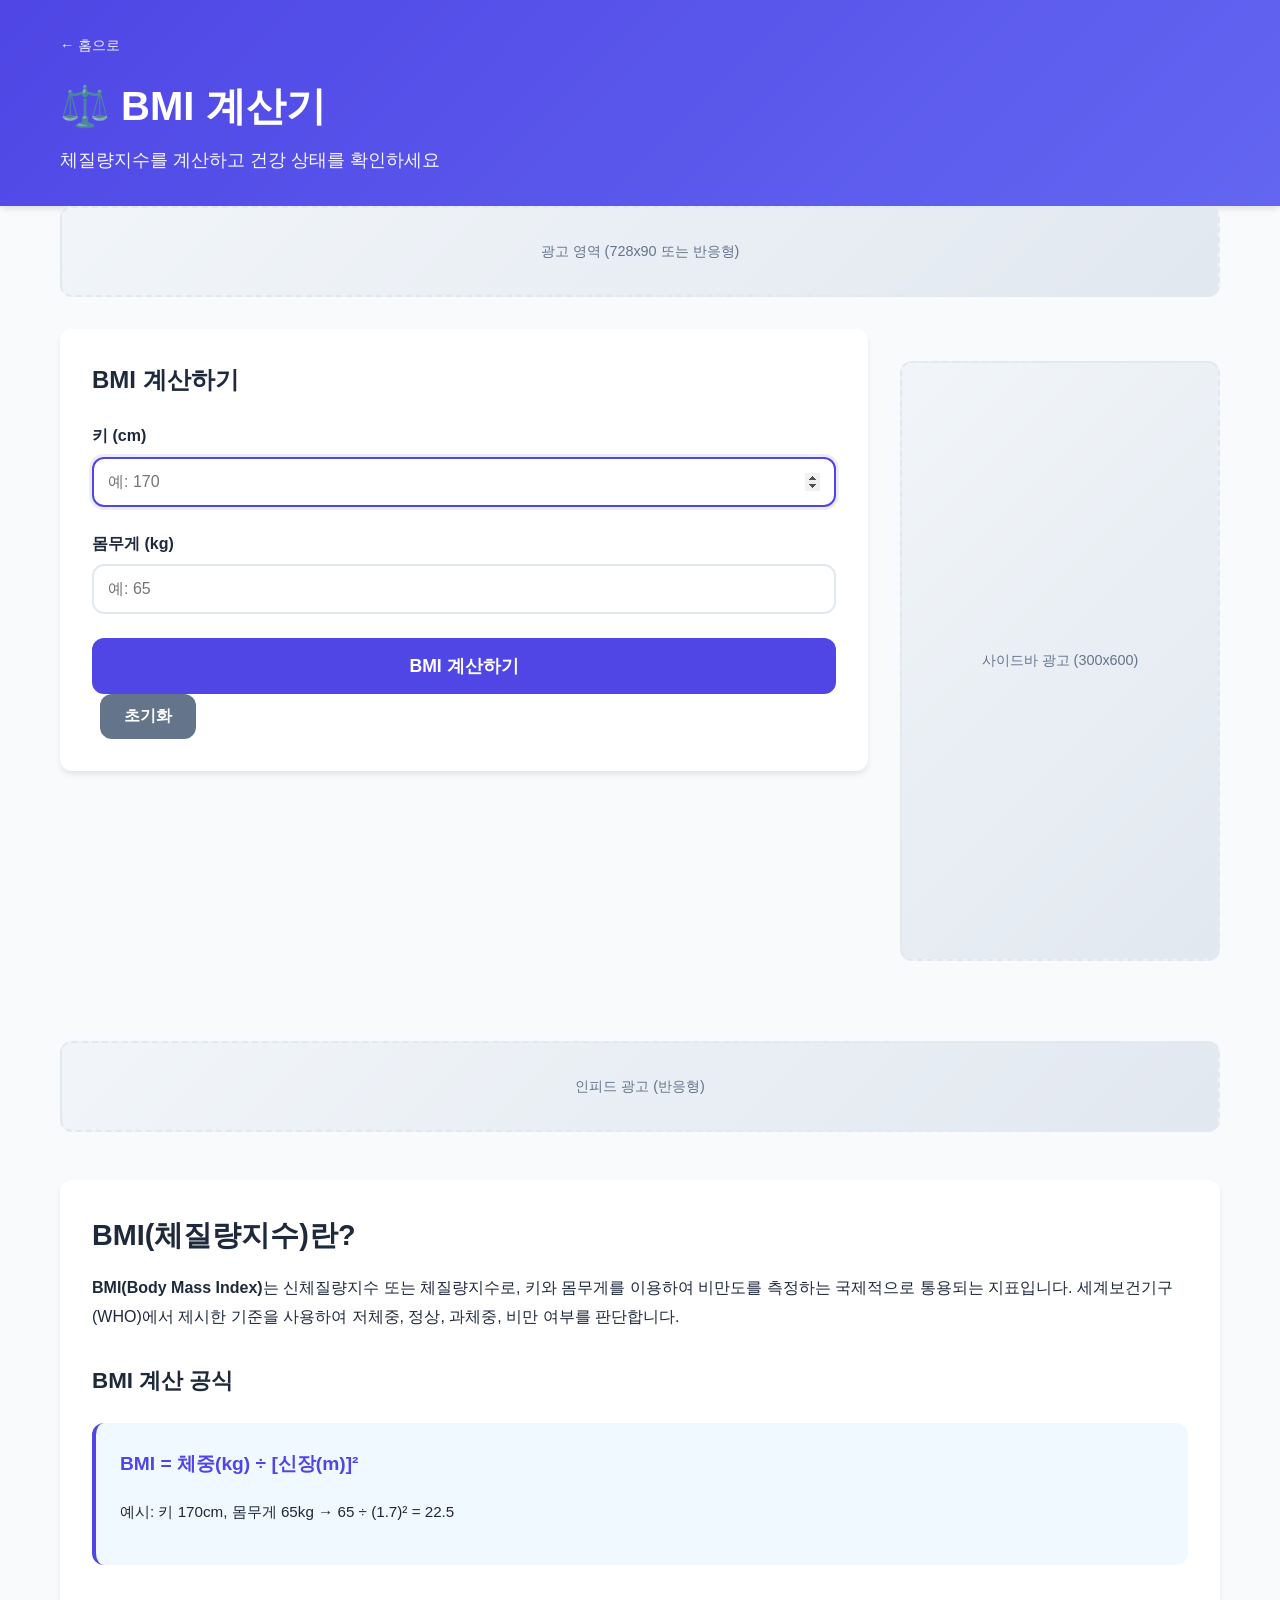
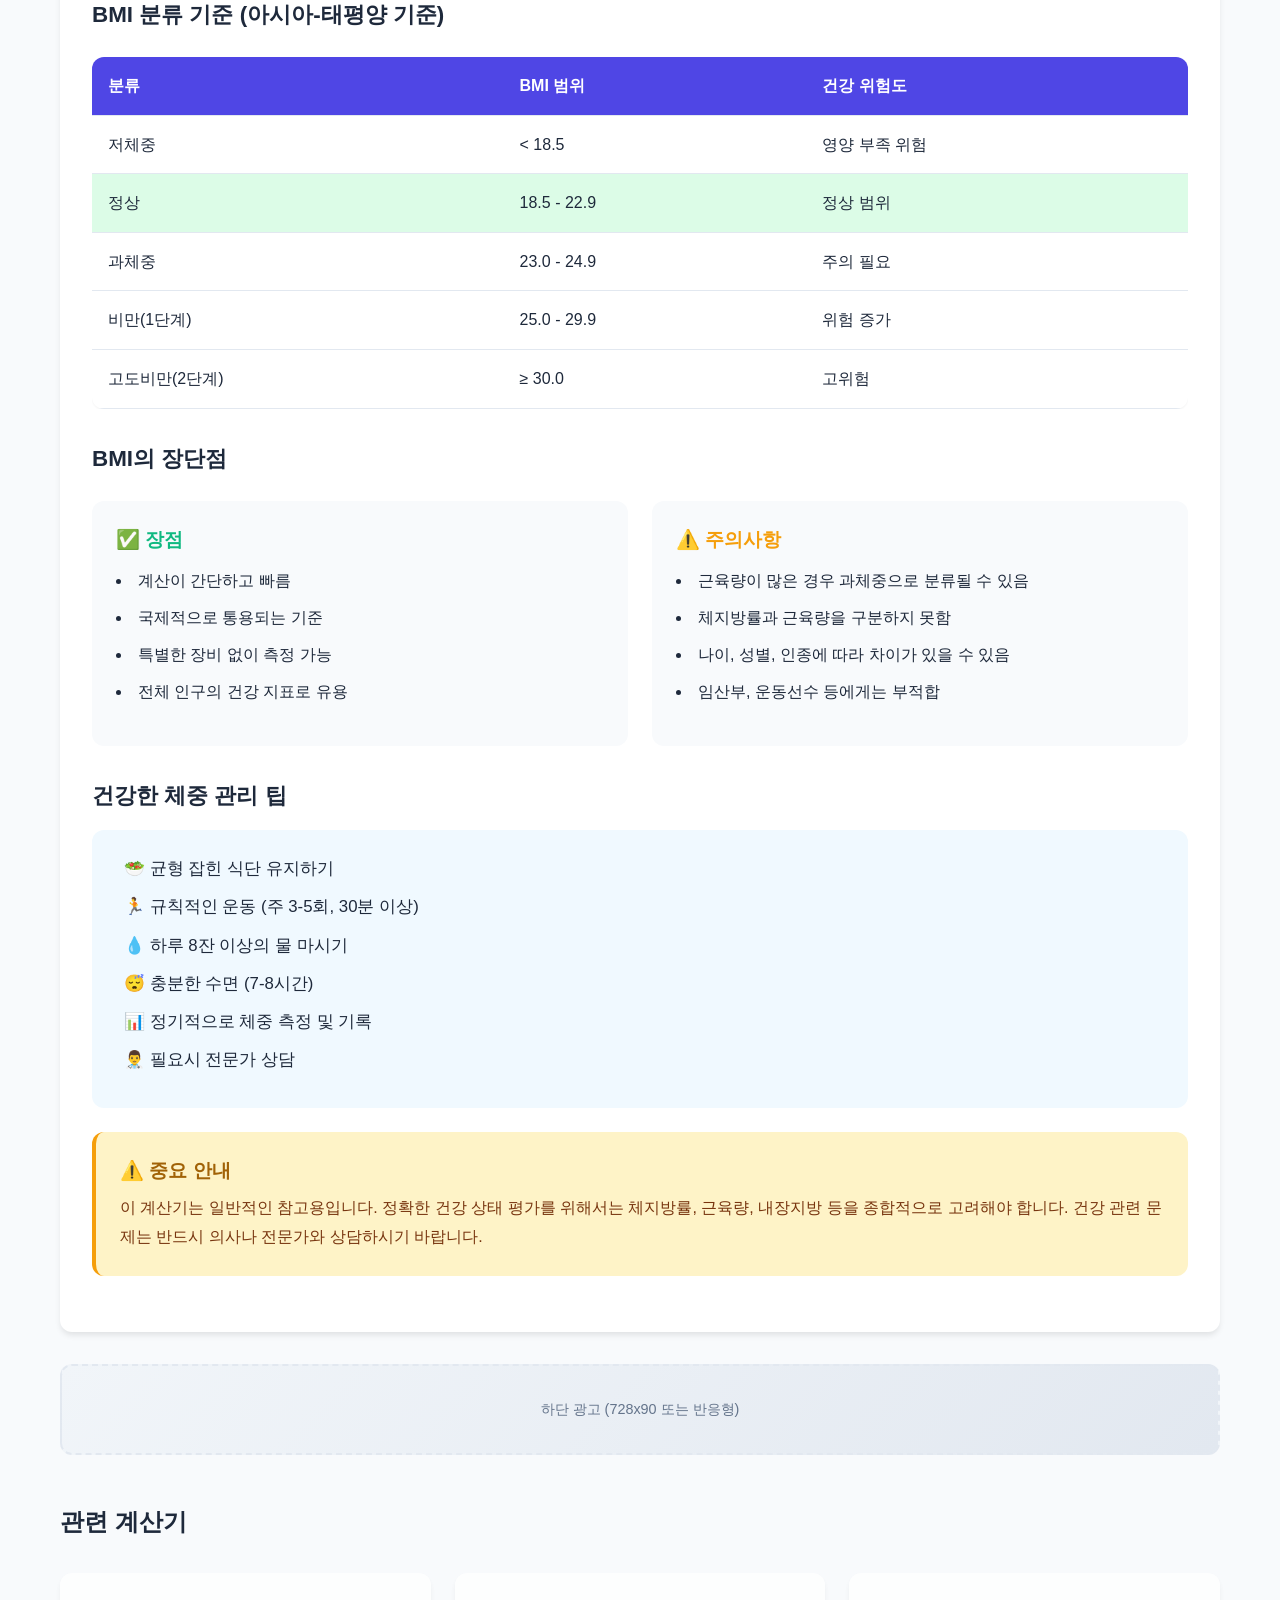
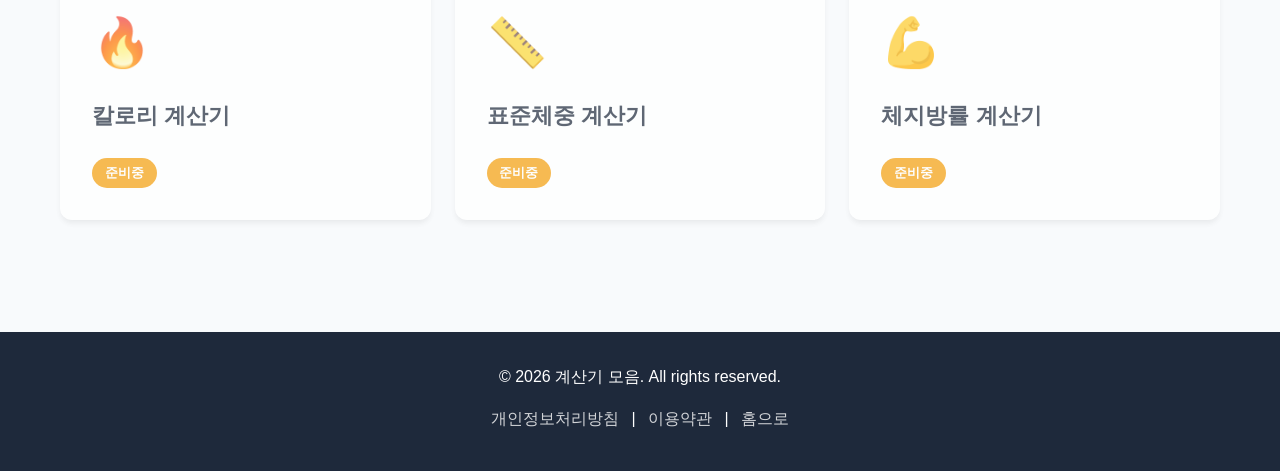
<file: calculator/bmi-calculator.html>
<!DOCTYPE html>
<html lang="ko">
<head>
    <meta charset="UTF-8">
    <meta name="viewport" content="width=device-width, initial-scale=1.0">
    <meta name="description" content="무료 BMI 계산기로 체질량지수를 계산하고 건강 상태를 확인하세요. 저체중, 정상, 과체중, 비만 여부를 즉시 확인할 수 있습니다.">
    <meta name="keywords" content="BMI계산기, 체질량지수, BMI, 비만도계산, 표준체중, 건강체중">
    
    <!-- Open Graph -->
    <meta property="og:title" content="BMI 계산기 - 체질량지수 계산">
    <meta property="og:description" content="키와 몸무게를 입력하여 BMI를 계산하고 건강 상태를 확인하세요">
    <meta property="og:type" content="website">
    
    <!-- Canonical URL -->
    <link rel="canonical" href="https://yourdomain.com/bmi-calculator.html">
    
    <title>BMI 계산기 - 체질량지수(Body Mass Index) 계산 | 계산기 모음</title>
    
    <link rel="stylesheet" href="css/style.css">
    
    <!-- Schema.org 구조화된 데이터 -->
    <script type="application/ld+json">
    {
      "@context": "https://schema.org",
      "@type": "WebApplication",
      "name": "BMI 계산기",
      "description": "체질량지수를 계산하는 무료 온라인 도구",
      "applicationCategory": "HealthApplication",
      "operatingSystem": "Any",
      "offers": {
        "@type": "Offer",
        "price": "0",
        "priceCurrency": "KRW"
      }
    }
    </script>
</head>
<body>
    <header>
        <div class="container">
            <div class="header-nav">
                <a href="index.html" class="back-link">← 홈으로</a>
            </div>
            <h1>⚖️ BMI 계산기</h1>
            <p class="subtitle">체질량지수를 계산하고 건강 상태를 확인하세요</p>
        </div>
    </header>

    <main class="container">
        <!-- AdSense 상단 광고 -->
        <div class="ad-space ad-top">
            <div class="ad-placeholder">광고 영역 (728x90 또는 반응형)</div>
        </div>

        <div class="calculator-wrapper">
            <div class="calculator-main">
                <section class="calculator-form">
                    <h2>BMI 계산하기</h2>
                    
                    <div class="form-group">
                        <label for="height">키 (cm)</label>
                        <input type="number" id="height" placeholder="예: 170" min="50" max="250" step="0.1">
                    </div>

                    <div class="form-group">
                        <label for="weight">몸무게 (kg)</label>
                        <input type="number" id="weight" placeholder="예: 65" min="20" max="300" step="0.1">
                    </div>

                    <button id="calculateBtn" class="btn btn-primary btn-large">BMI 계산하기</button>
                    <button id="resetBtn" class="btn btn-secondary">초기화</button>
                </section>

                <section class="result-section" id="resultSection" style="display: none;">
                    <h2>계산 결과</h2>
                    
                    <div class="result-card">
                        <div class="result-main">
                            <div class="result-label">당신의 BMI</div>
                            <div class="result-value" id="bmiValue">0</div>
                        </div>
                        
                        <div class="result-status" id="bmiStatus">
                            <span class="status-badge" id="statusBadge">-</span>
                        </div>
                        
                        <div class="result-details">
                            <p id="statusMessage"></p>
                        </div>
                    </div>

                    <div class="bmi-chart">
                        <div class="chart-bar">
                            <div class="chart-segment underweight">
                                <span>저체중</span>
                                <span class="range">&lt;18.5</span>
                            </div>
                            <div class="chart-segment normal">
                                <span>정상</span>
                                <span class="range">18.5-22.9</span>
                            </div>
                            <div class="chart-segment overweight">
                                <span>과체중</span>
                                <span class="range">23-24.9</span>
                            </div>
                            <div class="chart-segment obese">
                                <span>비만</span>
                                <span class="range">25-29.9</span>
                            </div>
                            <div class="chart-segment severe-obese">
                                <span>고도비만</span>
                                <span class="range">≥30</span>
                            </div>
                        </div>
                        <div class="chart-indicator" id="chartIndicator" style="left: 0%;">
                            <div class="indicator-arrow">▼</div>
                        </div>
                    </div>
                </section>
            </div>

            <!-- 사이드바 광고 -->
            <aside class="calculator-sidebar">
                <div class="ad-space ad-sidebar">
                    <div class="ad-placeholder">사이드바 광고 (300x600)</div>
                </div>
            </aside>
        </div>

        <!-- 인피드 광고 -->
        <div class="ad-space ad-infeed">
            <div class="ad-placeholder">인피드 광고 (반응형)</div>
        </div>

        <section class="info-section">
            <h2>BMI(체질량지수)란?</h2>
            <p>
                <strong>BMI(Body Mass Index)</strong>는 신체질량지수 또는 체질량지수로, 키와 몸무게를 이용하여 
                비만도를 측정하는 국제적으로 통용되는 지표입니다. 세계보건기구(WHO)에서 제시한 기준을 
                사용하여 저체중, 정상, 과체중, 비만 여부를 판단합니다.
            </p>

            <h3>BMI 계산 공식</h3>
            <div class="formula-box">
                <p><strong>BMI = 체중(kg) ÷ [신장(m)]²</strong></p>
                <p class="formula-example">예시: 키 170cm, 몸무게 65kg → 65 ÷ (1.7)² = 22.5</p>
            </div>

            <h3>BMI 분류 기준 (아시아-태평양 기준)</h3>
            <div class="table-responsive">
                <table class="info-table">
                    <thead>
                        <tr>
                            <th>분류</th>
                            <th>BMI 범위</th>
                            <th>건강 위험도</th>
                        </tr>
                    </thead>
                    <tbody>
                        <tr>
                            <td>저체중</td>
                            <td>&lt; 18.5</td>
                            <td>영양 부족 위험</td>
                        </tr>
                        <tr class="highlight">
                            <td>정상</td>
                            <td>18.5 - 22.9</td>
                            <td>정상 범위</td>
                        </tr>
                        <tr>
                            <td>과체중</td>
                            <td>23.0 - 24.9</td>
                            <td>주의 필요</td>
                        </tr>
                        <tr>
                            <td>비만(1단계)</td>
                            <td>25.0 - 29.9</td>
                            <td>위험 증가</td>
                        </tr>
                        <tr>
                            <td>고도비만(2단계)</td>
                            <td>≥ 30.0</td>
                            <td>고위험</td>
                        </tr>
                    </tbody>
                </table>
            </div>

            <h3>BMI의 장단점</h3>
            <div class="pros-cons">
                <div class="pros">
                    <h4>✅ 장점</h4>
                    <ul>
                        <li>계산이 간단하고 빠름</li>
                        <li>국제적으로 통용되는 기준</li>
                        <li>특별한 장비 없이 측정 가능</li>
                        <li>전체 인구의 건강 지표로 유용</li>
                    </ul>
                </div>
                <div class="cons">
                    <h4>⚠️ 주의사항</h4>
                    <ul>
                        <li>근육량이 많은 경우 과체중으로 분류될 수 있음</li>
                        <li>체지방률과 근육량을 구분하지 못함</li>
                        <li>나이, 성별, 인종에 따라 차이가 있을 수 있음</li>
                        <li>임산부, 운동선수 등에게는 부적합</li>
                    </ul>
                </div>
            </div>

            <h3>건강한 체중 관리 팁</h3>
            <ul class="tips-list">
                <li>🥗 균형 잡힌 식단 유지하기</li>
                <li>🏃 규칙적인 운동 (주 3-5회, 30분 이상)</li>
                <li>💧 하루 8잔 이상의 물 마시기</li>
                <li>😴 충분한 수면 (7-8시간)</li>
                <li>📊 정기적으로 체중 측정 및 기록</li>
                <li>👨‍⚕️ 필요시 전문가 상담</li>
            </ul>

            <div class="warning-box">
                <h4>⚠️ 중요 안내</h4>
                <p>
                    이 계산기는 일반적인 참고용입니다. 정확한 건강 상태 평가를 위해서는 
                    체지방률, 근육량, 내장지방 등을 종합적으로 고려해야 합니다. 
                    건강 관련 문제는 반드시 의사나 전문가와 상담하시기 바랍니다.
                </p>
            </div>
        </section>

        <!-- 하단 광고 -->
        <div class="ad-space ad-bottom">
            <div class="ad-placeholder">하단 광고 (728x90 또는 반응형)</div>
        </div>

        <!-- 관련 계산기 -->
        <section class="related-calculators">
            <h2>관련 계산기</h2>
            <div class="calculator-grid">
                <div class="calculator-card coming-soon">
                    <div class="card-icon">🔥</div>
                    <h3>칼로리 계산기</h3>
                    <span class="badge">준비중</span>
                </div>
                <div class="calculator-card coming-soon">
                    <div class="card-icon">📏</div>
                    <h3>표준체중 계산기</h3>
                    <span class="badge">준비중</span>
                </div>
                <div class="calculator-card coming-soon">
                    <div class="card-icon">💪</div>
                    <h3>체지방률 계산기</h3>
                    <span class="badge">준비중</span>
                </div>
            </div>
        </section>
    </main>

    <footer>
        <div class="container">
            <p>&copy; 2026 계산기 모음. All rights reserved.</p>
            <p class="footer-links">
                <a href="#privacy">개인정보처리방침</a> | 
                <a href="#terms">이용약관</a> | 
                <a href="index.html">홈으로</a>
            </p>
        </div>
    </footer>

    <script src="js/bmi-calculator.js"></script>
</body>
</html>
</file>
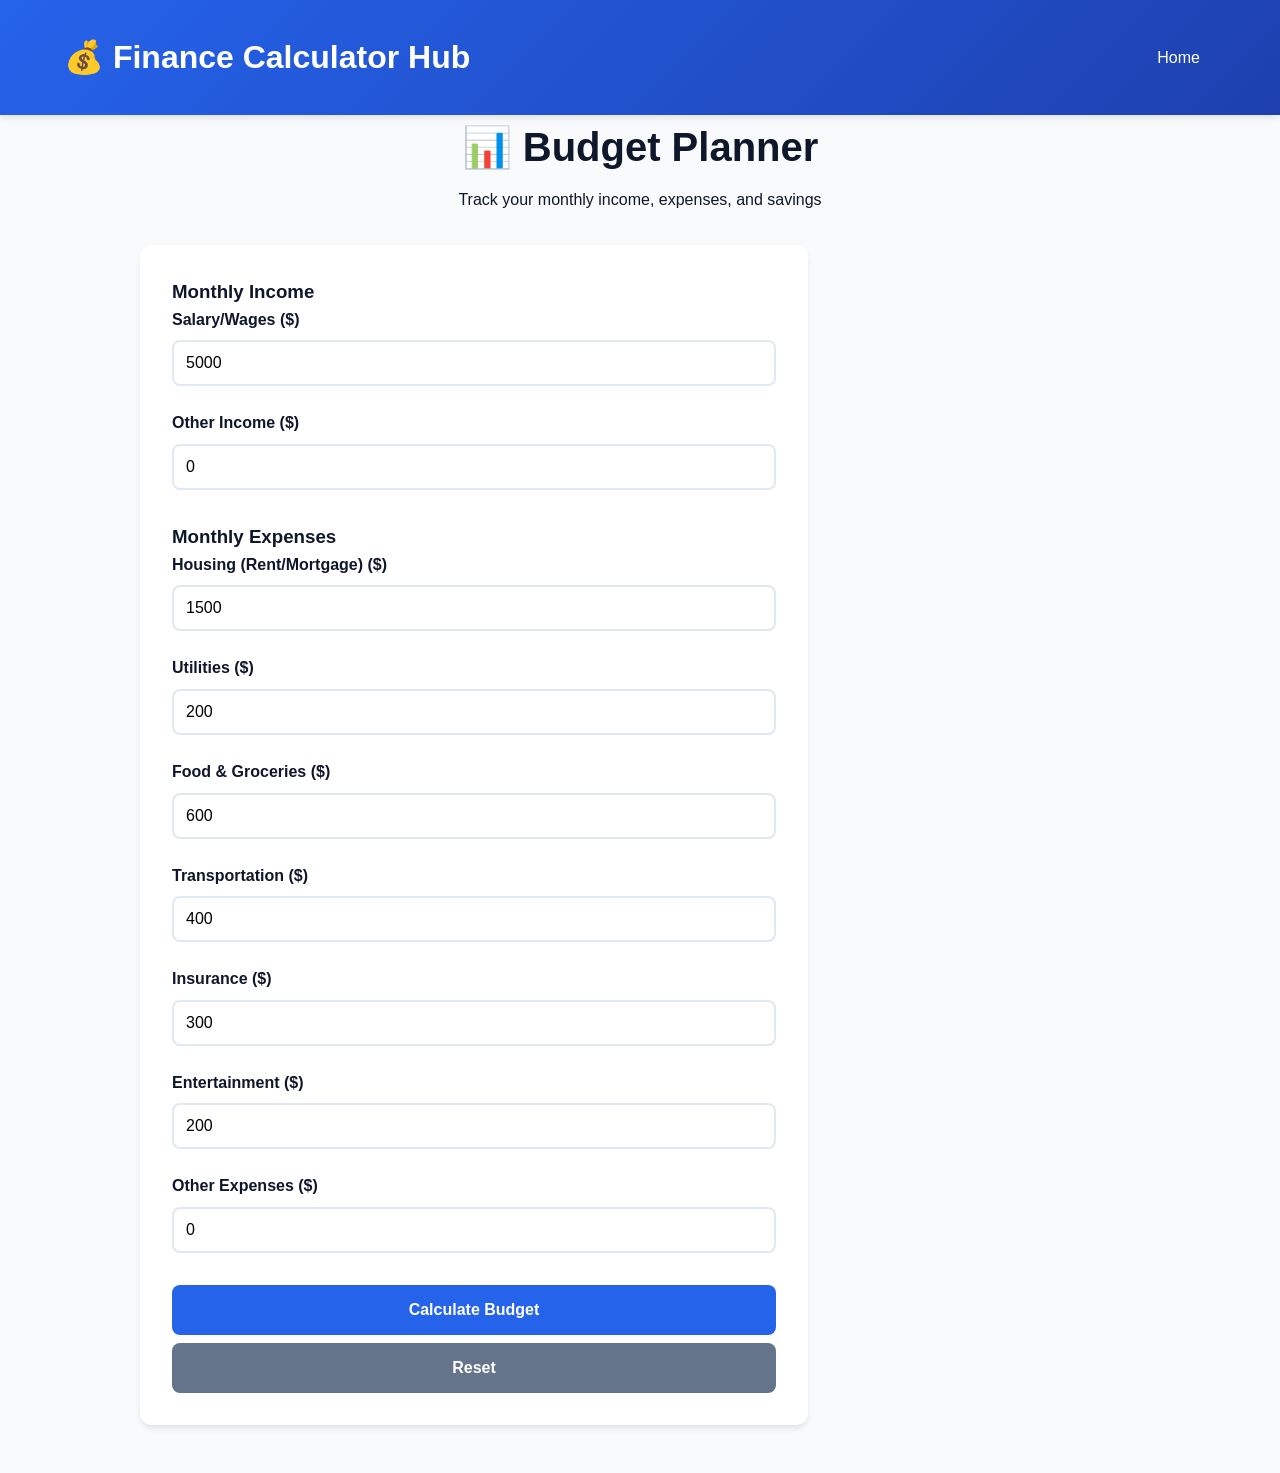
<file: finance/budget-planner.html>
<!DOCTYPE html>
<html lang="en">
<head>
    <meta charset="UTF-8">
    <meta name="viewport" content="width=device-width, initial-scale=1.0">
    <meta name="description" content="Free budget planner - Track your monthly income, expenses, and savings. Simple personal finance budgeting tool.">
    <meta name="keywords" content="budget planner, monthly budget, expense tracker, income tracker, personal finance">
    
    <title>Budget Planner - Track Income & Expenses | Finance Calculator Hub</title>
    <link rel="stylesheet" href="css/style.css">
    
    <!-- Google AdSense -->
    <script async src="https://pagead2.googlesyndication.com/pagead/js/adsbygoogle.js?client=ca-pub-6690487239486575"
     crossorigin="anonymous"></script>
</head>
<body>
    <header>
        <div class="container">
            <div class="header-content">
                <h1><a href="index.html">💰 Finance Calculator Hub</a></h1>
                <nav><a href="index.html" class="nav-link">Home</a></nav>
            </div>
        </div>
    </header>

    <main class="container">
        <div class="calculator-page">
            <div class="calculator-header">
                <h2>📊 Budget Planner</h2>
                <p>Track your monthly income, expenses, and savings</p>
            </div>

            <div class="calculator-layout">
                <div class="calculator-main">
                    <div class="calculator-form">
                        <h3>Monthly Income</h3>
                        <div class="form-group">
                            <label for="salary">Salary/Wages ($)</label>
                            <input type="number" id="salary" placeholder="5000" value="5000" min="0">
                        </div>
                        <div class="form-group">
                            <label for="otherIncome">Other Income ($)</label>
                            <input type="number" id="otherIncome" placeholder="0" value="0" min="0">
                        </div>

                        <h3 style="margin-top: 2rem;">Monthly Expenses</h3>
                        <div class="form-group">
                            <label for="housing">Housing (Rent/Mortgage) ($)</label>
                            <input type="number" id="housing" placeholder="1500" value="1500" min="0">
                        </div>
                        <div class="form-group">
                            <label for="utilities">Utilities ($)</label>
                            <input type="number" id="utilities" placeholder="200" value="200" min="0">
                        </div>
                        <div class="form-group">
                            <label for="food">Food & Groceries ($)</label>
                            <input type="number" id="food" placeholder="600" value="600" min="0">
                        </div>
                        <div class="form-group">
                            <label for="transportation">Transportation ($)</label>
                            <input type="number" id="transportation" placeholder="400" value="400" min="0">
                        </div>
                        <div class="form-group">
                            <label for="insurance">Insurance ($)</label>
                            <input type="number" id="insurance" placeholder="300" value="300" min="0">
                        </div>
                        <div class="form-group">
                            <label for="entertainment">Entertainment ($)</label>
                            <input type="number" id="entertainment" placeholder="200" value="200" min="0">
                        </div>
                        <div class="form-group">
                            <label for="other">Other Expenses ($)</label>
                            <input type="number" id="other" placeholder="0" value="0" min="0">
                        </div>

                        <button id="calculateBtn" class="btn-primary btn-large">Calculate Budget</button>
                        <button id="resetBtn" class="btn-secondary btn-large">Reset</button>
                    </div>

                    <div id="result" class="result-container" style="display: none;">
                        <h3>Budget Summary</h3>
                        
                        <div class="budget-summary">
                            <div class="summary-item">
                                <span class="label">Total Income</span>
                                <span id="totalIncome" class="value">$0</span>
                            </div>
                            <div class="summary-item">
                                <span class="label">Total Expenses</span>
                                <span id="totalExpenses" class="value">$0</span>
                            </div>
                            <div class="summary-item highlight">
                                <span class="label">Net Savings</span>
                                <span id="netSavings" class="value big">$0</span>
                            </div>
                        </div>

                        <div id="budgetStatus" class="budget-status"></div>
                    </div>
                </div>

                <aside class="calculator-sidebar">
                    <div class="ad-container ad-vertical">
                        <ins class="adsbygoogle"
                             style="display:block"
                             data-ad-client="ca-pub-6690487239486575"
                             data-ad-slot="1234567894"
                             data-ad-format="auto"
                             data-full-width-responsive="true"></ins>
                        <script>
                             (adsbygoogle = window.adsbygoogle || []).push({});
                        </script>
                    </div>
                </aside>
            </div>
        </div>
    </main>

    <script>
    document.addEventListener('DOMContentLoaded', function() {
        const calculateBtn = document.getElementById('calculateBtn');
        const resetBtn = document.getElementById('resetBtn');
        const resultContainer = document.getElementById('result');

        calculateBtn.addEventListener('click', calculateBudget);
        resetBtn.addEventListener('click', resetBudget);

        function calculateBudget() {
            // Income
            const salary = parseFloat(document.getElementById('salary').value) || 0;
            const otherIncome = parseFloat(document.getElementById('otherIncome').value) || 0;
            const totalIncome = salary + otherIncome;

            // Expenses
            const housing = parseFloat(document.getElementById('housing').value) || 0;
            const utilities = parseFloat(document.getElementById('utilities').value) || 0;
            const food = parseFloat(document.getElementById('food').value) || 0;
            const transportation = parseFloat(document.getElementById('transportation').value) || 0;
            const insurance = parseFloat(document.getElementById('insurance').value) || 0;
            const entertainment = parseFloat(document.getElementById('entertainment').value) || 0;
            const other = parseFloat(document.getElementById('other').value) || 0;
            
            const totalExpenses = housing + utilities + food + transportation + insurance + entertainment + other;
            const netSavings = totalIncome - totalExpenses;

            // Display results
            document.getElementById('totalIncome').textContent = formatCurrency(totalIncome);
            document.getElementById('totalExpenses').textContent = formatCurrency(totalExpenses);
            document.getElementById('netSavings').textContent = formatCurrency(netSavings);

            // Budget status
            const statusDiv = document.getElementById('budgetStatus');
            if (netSavings > 0) {
                const savingsRate = (netSavings / totalIncome * 100).toFixed(1);
                statusDiv.innerHTML = `
                    <div style="background: #d1fae5; padding: 1.5rem; border-radius: 0.5rem; border-left: 4px solid #10b981;">
                        <h4 style="color: #065f46; margin-bottom: 0.5rem;">✅ Great! You're saving money!</h4>
                        <p style="color: #047857;">You're saving ${savingsRate}% of your income (${formatCurrency(netSavings)}/month).</p>
                        <p style="color: #047857; margin-top: 0.5rem;">Annual savings: ${formatCurrency(netSavings * 12)}</p>
                    </div>
                `;
            } else if (netSavings === 0) {
                statusDiv.innerHTML = `
                    <div style="background: #fef3c7; padding: 1.5rem; border-radius: 0.5rem; border-left: 4px solid #f59e0b;">
                        <h4 style="color: #92400e; margin-bottom: 0.5rem;">⚠️ Breaking Even</h4>
                        <p style="color: #92400e;">Your income equals your expenses. Try to reduce expenses or increase income to start saving.</p>
                    </div>
                `;
            } else {
                const deficit = Math.abs(netSavings);
                statusDiv.innerHTML = `
                    <div style="background: #fecaca; padding: 1.5rem; border-radius: 0.5rem; border-left: 4px solid #ef4444;">
                        <h4 style="color: #991b1b; margin-bottom: 0.5rem;">⚠️ Budget Deficit</h4>
                        <p style="color: #991b1b;">You're spending ${formatCurrency(deficit)} more than you earn each month.</p>
                        <p style="color: #991b1b; margin-top: 0.5rem;">Consider reducing expenses or finding additional income sources.</p>
                    </div>
                `;
            }

            resultContainer.style.display = 'block';
            resultContainer.scrollIntoView({ behavior: 'smooth', block: 'nearest' });
        }

        function formatCurrency(amount) {
            return '$' + Math.round(amount).toLocaleString('en-US');
        }

        function resetBudget() {
            document.getElementById('salary').value = '5000';
            document.getElementById('otherIncome').value = '0';
            document.getElementById('housing').value = '1500';
            document.getElementById('utilities').value = '200';
            document.getElementById('food').value = '600';
            document.getElementById('transportation').value = '400';
            document.getElementById('insurance').value = '300';
            document.getElementById('entertainment').value = '200';
            document.getElementById('other').value = '0';
            resultContainer.style.display = 'none';
        }
    });
    </script>
</body>
</html>
</file>
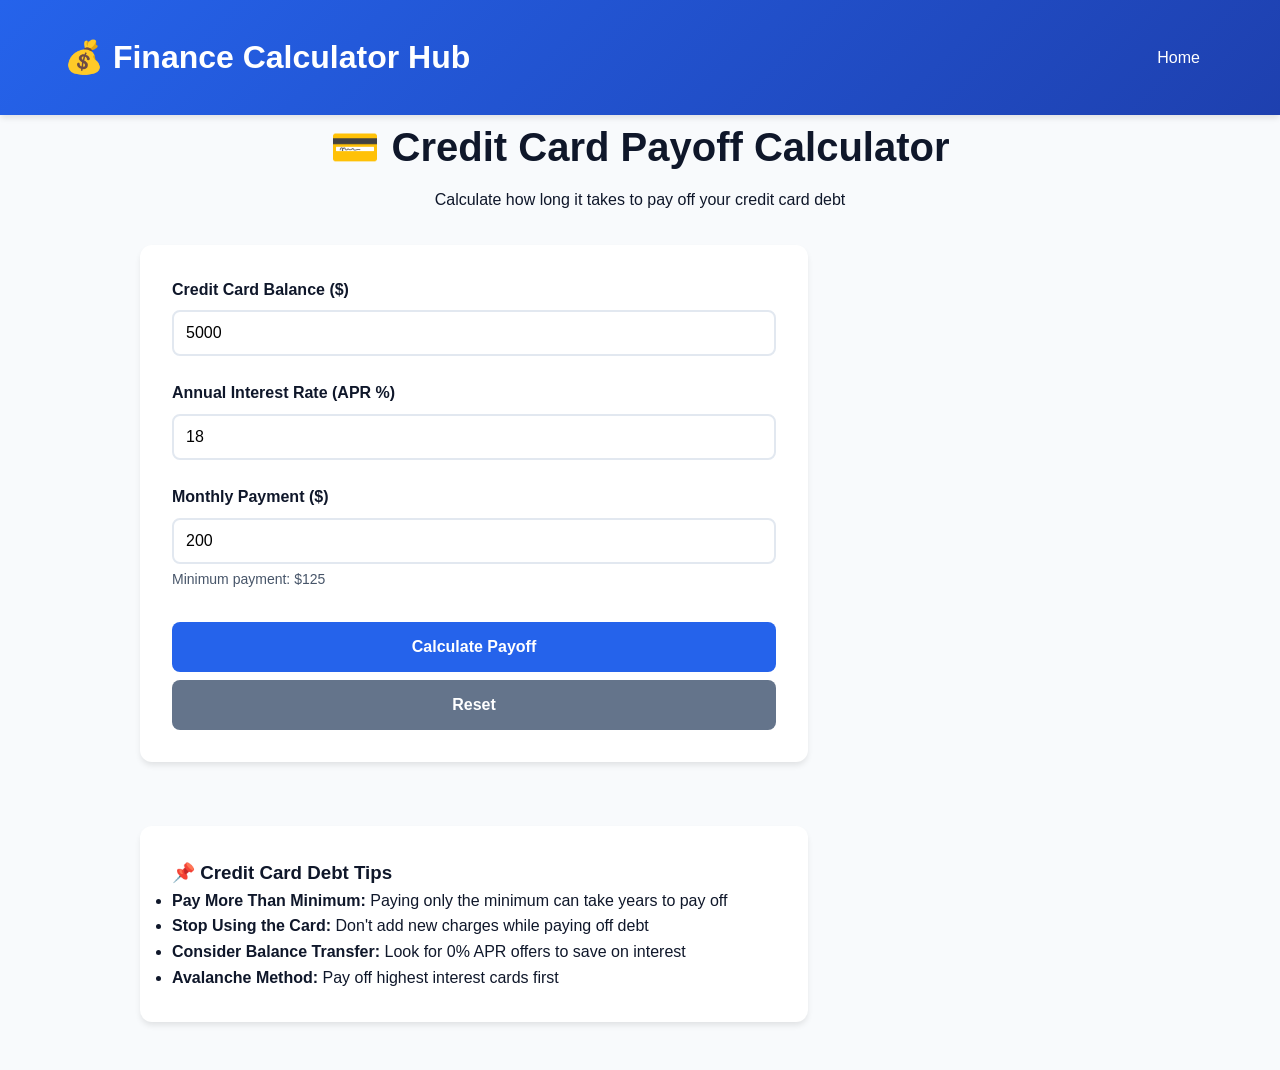
<file: finance/credit-payoff-calculator.html>
<!DOCTYPE html>
<html lang="en">
<head>
    <meta charset="UTF-8">
    <meta name="viewport" content="width=device-width, initial-scale=1.0">
    <meta name="description" content="Free credit card payoff calculator - Find out how long it takes to pay off credit card debt and how much interest you'll pay.">
    <meta name="keywords" content="credit card payoff calculator, credit card debt, payoff calculator, debt calculator">
    
    <title>Credit Card Payoff Calculator | Finance Calculator Hub</title>
    <link rel="stylesheet" href="css/style.css">
    
    <!-- Google AdSense -->
    <script async src="https://pagead2.googlesyndication.com/pagead/js/adsbygoogle.js?client=ca-pub-6690487239486575"
     crossorigin="anonymous"></script>
</head>
<body>
    <header>
        <div class="container">
            <div class="header-content">
                <h1><a href="index.html">💰 Finance Calculator Hub</a></h1>
                <nav><a href="index.html" class="nav-link">Home</a></nav>
            </div>
        </div>
    </header>

    <main class="container">
        <div class="calculator-page">
            <div class="calculator-header">
                <h2>💳 Credit Card Payoff Calculator</h2>
                <p>Calculate how long it takes to pay off your credit card debt</p>
            </div>

            <div class="calculator-layout">
                <div class="calculator-main">
                    <div class="calculator-form">
                        <div class="form-group">
                            <label for="balance">Credit Card Balance ($)</label>
                            <input type="number" id="balance" placeholder="5000" value="5000" min="0">
                        </div>

                        <div class="form-group">
                            <label for="interestRate">Annual Interest Rate (APR %)</label>
                            <input type="number" id="interestRate" placeholder="18" value="18" min="0" max="50" step="0.1">
                        </div>

                        <div class="form-group">
                            <label for="monthlyPayment">Monthly Payment ($)</label>
                            <input type="number" id="monthlyPayment" placeholder="200" value="200" min="0">
                            <small id="minimumPayment">Minimum payment: $0</small>
                        </div>

                        <button id="calculateBtn" class="btn-primary btn-large">Calculate Payoff</button>
                        <button id="resetBtn" class="btn-secondary btn-large">Reset</button>
                    </div>

                    <div id="result" class="result-container" style="display: none;">
                        <h3>Payoff Summary</h3>
                        
                        <div class="payoff-summary">
                            <div class="summary-item highlight">
                                <span class="label">Time to Pay Off</span>
                                <span id="payoffTime" class="value big">0 months</span>
                            </div>
                        </div>

                        <div class="payoff-breakdown">
                            <div class="breakdown-item">
                                <span>Total Amount Paid</span>
                                <span id="totalPaid">$0</span>
                            </div>
                            <div class="breakdown-item">
                                <span>Total Interest Paid</span>
                                <span id="totalInterest" class="highlight-text">$0</span>
                            </div>
                            <div class="breakdown-item">
                                <span>Original Balance</span>
                                <span id="originalBalance">$0</span>
                            </div>
                        </div>

                        <div class="payoff-tip">
                            <h4>💡 Tip to Save Money</h4>
                            <p id="savingsTip"></p>
                        </div>
                    </div>

                    <div class="info-box">
                        <h3>📌 Credit Card Debt Tips</h3>
                        <ul>
                            <li><strong>Pay More Than Minimum:</strong> Paying only the minimum can take years to pay off</li>
                            <li><strong>Stop Using the Card:</strong> Don't add new charges while paying off debt</li>
                            <li><strong>Consider Balance Transfer:</strong> Look for 0% APR offers to save on interest</li>
                            <li><strong>Avalanche Method:</strong> Pay off highest interest cards first</li>
                        </ul>
                    </div>
                </div>

                <aside class="calculator-sidebar">
                    <div class="ad-container ad-vertical">
                        <ins class="adsbygoogle"
                             style="display:block"
                             data-ad-client="ca-pub-6690487239486575"
                             data-ad-slot="1234567894"
                             data-ad-format="auto"
                             data-full-width-responsive="true"></ins>
                        <script>
                             (adsbygoogle = window.adsbygoogle || []).push({});
                        </script>
                    </div>
                </aside>
            </div>
        </div>
    </main>

    <script>
    document.addEventListener('DOMContentLoaded', function() {
        const balanceInput = document.getElementById('balance');
        const interestRateInput = document.getElementById('interestRate');
        const monthlyPaymentInput = document.getElementById('monthlyPayment');
        const calculateBtn = document.getElementById('calculateBtn');
        const resetBtn = document.getElementById('resetBtn');
        const resultContainer = document.getElementById('result');

        // Update minimum payment display
        balanceInput.addEventListener('input', updateMinimumPayment);
        interestRateInput.addEventListener('input', updateMinimumPayment);

        function updateMinimumPayment() {
            const balance = parseFloat(balanceInput.value) || 0;
            const rate = parseFloat(interestRateInput.value) || 0;
            const monthlyRate = rate / 100 / 12;
            const minPayment = Math.max(25, balance * (monthlyRate + 0.01));
            document.getElementById('minimumPayment').textContent = 
                `Minimum payment: ${formatCurrency(minPayment)}`;
        }

        calculateBtn.addEventListener('click', calculatePayoff);
        resetBtn.addEventListener('click', resetCalculator);

        function calculatePayoff() {
            const balance = parseFloat(balanceInput.value);
            const annualRate = parseFloat(interestRateInput.value);
            const payment = parseFloat(monthlyPaymentInput.value);

            if (!balance || balance <= 0) {
                alert('Please enter a valid balance');
                return;
            }

            if (!payment || payment <= 0) {
                alert('Please enter a valid monthly payment');
                return;
            }

            const monthlyRate = annualRate / 100 / 12;
            const minPayment = balance * monthlyRate;

            if (payment <= minPayment) {
                alert('Monthly payment must be greater than the minimum interest charge');
                return;
            }

            // Calculate payoff time
            let remainingBalance = balance;
            let months = 0;
            let totalPaid = 0;
            const maxMonths = 600; // 50 years max

            while (remainingBalance > 0 && months < maxMonths) {
                const interestCharge = remainingBalance * monthlyRate;
                const principalPayment = payment - interestCharge;
                
                if (principalPayment <= 0) {
                    alert('Payment too low to pay off debt');
                    return;
                }

                remainingBalance -= principalPayment;
                totalPaid += payment;
                months++;

                // Last payment adjustment
                if (remainingBalance < 0) {
                    totalPaid += remainingBalance;
                    remainingBalance = 0;
                }
            }

            const totalInterest = totalPaid - balance;
            const years = Math.floor(months / 12);
            const remainingMonths = months % 12;
            
            let timeText = '';
            if (years > 0) {
                timeText = `${years} year${years > 1 ? 's' : ''} ${remainingMonths} month${remainingMonths !== 1 ? 's' : ''}`;
            } else {
                timeText = `${months} month${months !== 1 ? 's' : ''}`;
            }

            // Display results
            document.getElementById('payoffTime').textContent = timeText;
            document.getElementById('totalPaid').textContent = formatCurrency(totalPaid);
            document.getElementById('totalInterest').textContent = formatCurrency(totalInterest);
            document.getElementById('originalBalance').textContent = formatCurrency(balance);

            // Calculate savings tip
            const doublePayment = payment * 2;
            let fastMonths = 0;
            let fastBalance = balance;
            let fastTotal = 0;

            while (fastBalance > 0 && fastMonths < maxMonths) {
                const interest = fastBalance * monthlyRate;
                const principal = Math.min(doublePayment - interest, fastBalance);
                fastBalance -= principal;
                fastTotal += principal + interest;
                fastMonths++;
            }

            const savedInterest = totalInterest - (fastTotal - balance);
            const savedMonths = months - fastMonths;

            document.getElementById('savingsTip').textContent = 
                `If you pay ${formatCurrency(doublePayment)}/month instead, you'll pay off in ${fastMonths} months and save ${formatCurrency(savedInterest)} in interest!`;

            resultContainer.style.display = 'block';
            resultContainer.scrollIntoView({ behavior: 'smooth', block: 'nearest' });
        }

        function formatCurrency(amount) {
            return '$' + Math.round(amount).toLocaleString('en-US');
        }

        function resetCalculator() {
            balanceInput.value = '5000';
            interestRateInput.value = '18';
            monthlyPaymentInput.value = '200';
            resultContainer.style.display = 'none';
            updateMinimumPayment();
        }

        // Initialize
        updateMinimumPayment();
    });
    </script>
</body>
</html>
</file>
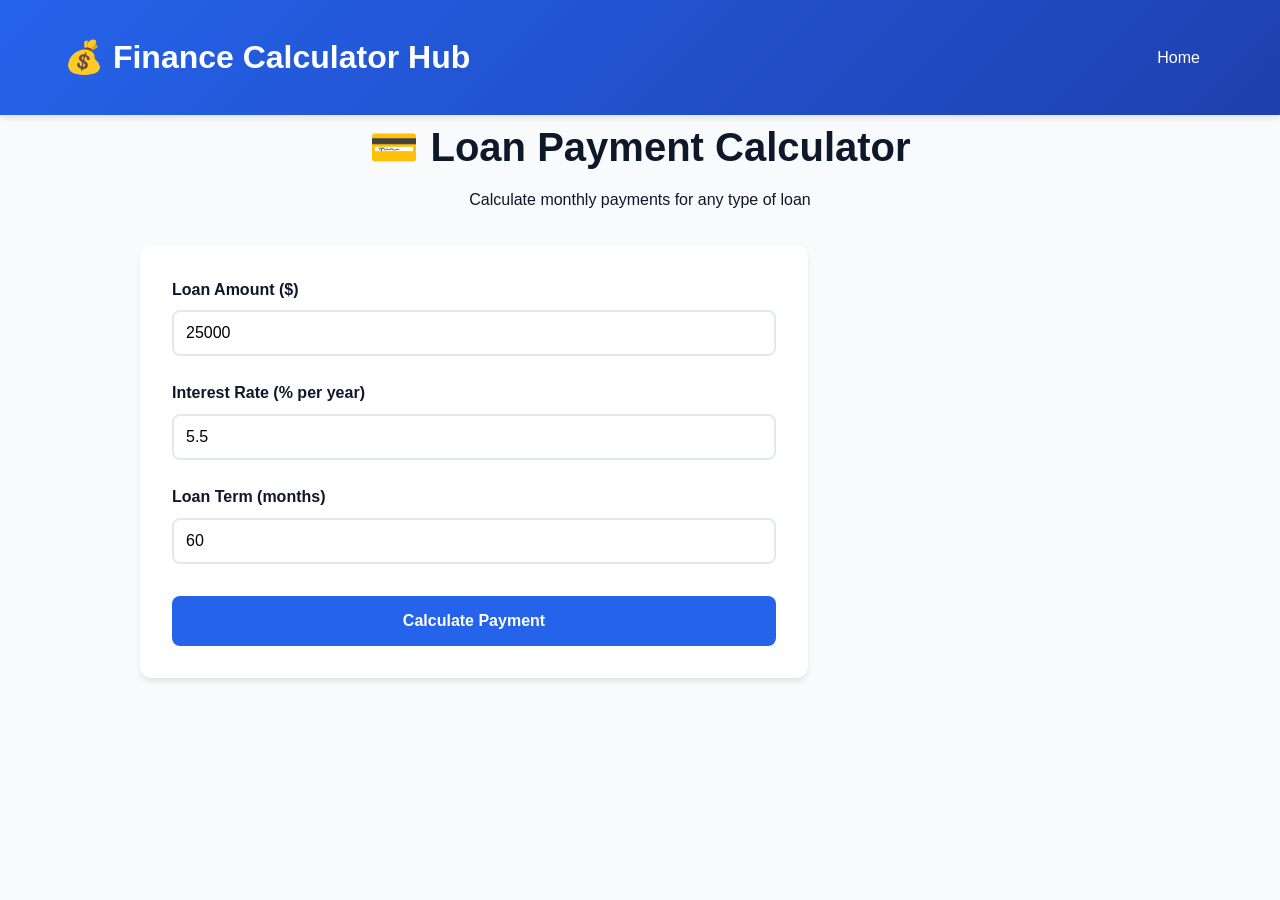
<file: finance/loan-calculator.html>
<!DOCTYPE html>
<html lang="en">
<head>
    <meta charset="UTF-8">
    <meta name="viewport" content="width=device-width, initial-scale=1.0">
    <meta name="description" content="Free loan calculator - Calculate monthly payments for auto loans, personal loans, student loans. Compare loan terms and interest rates.">
    <title>Loan Payment Calculator | Finance Calculator Hub</title>
    <link rel="stylesheet" href="css/style.css">
    <script async src="https://pagead2.googlesyndication.com/pagead/js/adsbygoogle.js?client=ca-pub-6690487239486575" crossorigin="anonymous"></script>
</head>
<body>
    <header>
        <div class="container">
            <div class="header-content">
                <h1><a href="index.html">💰 Finance Calculator Hub</a></h1>
                <nav><a href="index.html" class="nav-link">Home</a></nav>
            </div>
        </div>
    </header>

    <main class="container">
        <div class="calculator-page">
            <div class="calculator-header">
                <h2>💳 Loan Payment Calculator</h2>
                <p>Calculate monthly payments for any type of loan</p>
            </div>

            <div class="calculator-layout">
                <div class="calculator-main">
                    <div class="calculator-form">
                        <div class="form-group">
                            <label for="loanAmount">Loan Amount ($)</label>
                            <input type="number" id="loanAmount" placeholder="25000" value="25000">
                        </div>

                        <div class="form-group">
                            <label for="interestRate">Interest Rate (% per year)</label>
                            <input type="number" id="interestRate" placeholder="5.5" value="5.5" step="0.01">
                        </div>

                        <div class="form-group">
                            <label for="loanTerm">Loan Term (months)</label>
                            <input type="number" id="loanTerm" placeholder="60" value="60">
                        </div>

                        <button id="calculateBtn" class="btn-primary btn-large">Calculate Payment</button>
                        <div id="result" class="result-box" style="display: none;"></div>
                    </div>
                </div>

                <aside class="calculator-sidebar">
                    <div class="ad-container ad-vertical">
                        <ins class="adsbygoogle" style="display:block" data-ad-client="ca-pub-6690487239486575" data-ad-slot="1234567894" data-ad-format="auto" data-full-width-responsive="true"></ins>
                        <script>(adsbygoogle = window.adsbygoogle || []).push({});</script>
                    </div>
                </aside>
            </div>
        </div>
    </main>

    <script>
    document.getElementById('calculateBtn').addEventListener('click', function() {
        const loan = parseFloat(document.getElementById('loanAmount').value);
        const rate = parseFloat(document.getElementById('interestRate').value) / 100 / 12;
        const months = parseInt(document.getElementById('loanTerm').value);

        if (!loan || !months) {
            alert('Please fill in all fields');
            return;
        }

        const payment = loan * (rate * Math.pow(1 + rate, months)) / (Math.pow(1 + rate, months) - 1);
        const total = payment * months;
        const interest = total - loan;

        document.getElementById('result').innerHTML = `
            <h4>Payment Summary</h4>
            <p><strong>Monthly Payment:</strong> $${payment.toFixed(2)}</p>
            <p><strong>Total Interest:</strong> $${interest.toFixed(2)}</p>
            <p><strong>Total Paid:</strong> $${total.toFixed(2)}</p>
        `;
        document.getElementById('result').style.display = 'block';
    });
    </script>
</body>
</html>
</file>
<file: css/style.css>
:root {
    --primary-color: #2563eb;
    --primary-dark: #1e40af;
    --secondary-color: #64748b;
    --success-color: #10b981;
    --warning-color: #f59e0b;
    --danger-color: #ef4444;
    --light-bg: #f8fafc;
    --card-bg: #ffffff;
    --text-primary: #0f172a;
    --text-secondary: #475569;
    --border-color: #e2e8f0;
    --shadow-sm: 0 1px 2px 0 rgb(0 0 0 / 0.05);
    --shadow-md: 0 4px 6px -1px rgb(0 0 0 / 0.1);
    --shadow-lg: 0 10px 15px -3px rgb(0 0 0 / 0.1);
    --radius-sm: 0.375rem;
    --radius-md: 0.5rem;
    --radius-lg: 0.75rem;
}

* {
    margin: 0;
    padding: 0;
    box-sizing: border-box;
}

body {
    font-family: -apple-system, BlinkMacSystemFont, 'Segoe UI', 'Roboto', 'Helvetica Neue', Arial, sans-serif;
    line-height: 1.6;
    color: var(--text-primary);
    background-color: var(--light-bg);
}

/* 헤더 */
header {
    background: linear-gradient(135deg, var(--primary-color) 0%, var(--primary-dark) 100%);
    color: white;
    padding: 2rem 0;
    box-shadow: var(--shadow-md);
}

.container {
    max-width: 1200px;
    margin: 0 auto;
    padding: 0 1.5rem;
}

.header-content {
    display: flex;
    justify-content: space-between;
    align-items: center;
}

.header-content h1 {
    font-size: 2rem;
    font-weight: 700;
}

.header-content h1 a {
    color: white;
    text-decoration: none;
}

.subtitle {
    font-size: 1.125rem;
    opacity: 0.9;
    margin-top: 0.5rem;
}

nav {
    display: flex;
    gap: 1rem;
}

.nav-link {
    color: white;
    text-decoration: none;
    padding: 0.5rem 1rem;
    border-radius: var(--radius-md);
    transition: background-color 0.2s;
}

.nav-link:hover {
    background-color: rgba(255, 255, 255, 0.1);
}

/* 메인 컨텐츠 */
main {
    padding: 3rem 0;
}

.intro {
    text-align: center;
    margin-bottom: 3rem;
}

.intro h2 {
    font-size: 2rem;
    color: var(--text-primary);
    margin-bottom: 1rem;
}

.intro p {
    font-size: 1.125rem;
    color: var(--text-secondary);
}

/* 계산기 그리드 */
.calculators-grid {
    display: grid;
    grid-template-columns: repeat(auto-fill, minmax(280px, 1fr));
    gap: 1.5rem;
    margin-bottom: 3rem;
}

.calculator-card {
    background: var(--card-bg);
    border-radius: var(--radius-lg);
    padding: 2rem;
    box-shadow: var(--shadow-md);
    transition: transform 0.2s, box-shadow 0.2s;
    position: relative;
    overflow: hidden;
}

.calculator-card:hover {
    transform: translateY(-4px);
    box-shadow: var(--shadow-lg);
}

.calculator-card.featured::before {
    content: '';
    position: absolute;
    top: 0;
    left: 0;
    right: 0;
    height: 4px;
    background: linear-gradient(90deg, var(--primary-color), #8b5cf6);
}

.card-icon {
    font-size: 3rem;
    margin-bottom: 1rem;
}

.calculator-card h3 {
    font-size: 1.5rem;
    margin-bottom: 0.75rem;
    color: var(--text-primary);
}

.calculator-card p {
    color: var(--text-secondary);
    margin-bottom: 1.5rem;
    min-height: 3rem;
}

.badge {
    position: absolute;
    top: 1rem;
    right: 1rem;
    background: var(--danger-color);
    color: white;
    padding: 0.25rem 0.75rem;
    border-radius: 999px;
    font-size: 0.75rem;
    font-weight: 600;
}

/* 버튼 */
.btn-primary, .btn-secondary {
    display: inline-block;
    padding: 0.75rem 1.5rem;
    border-radius: var(--radius-md);
    text-decoration: none;
    font-weight: 600;
    transition: all 0.2s;
    border: none;
    cursor: pointer;
    font-size: 1rem;
}

.btn-primary {
    background: var(--primary-color);
    color: white;
}

.btn-primary:hover {
    background: var(--primary-dark);
}

.btn-secondary {
    background: var(--secondary-color);
    color: white;
}

.btn-secondary:hover {
    background: #475569;
}

.btn-large {
    width: 100%;
    padding: 1rem;
    margin-top: 0.5rem;
}

/* 특징 섹션 */
.features {
    background: var(--card-bg);
    border-radius: var(--radius-lg);
    padding: 3rem;
    box-shadow: var(--shadow-md);
    margin-bottom: 3rem;
}

.features h2 {
    text-align: center;
    font-size: 2rem;
    margin-bottom: 2rem;
}

.features-grid {
    display: grid;
    grid-template-columns: repeat(auto-fit, minmax(250px, 1fr));
    gap: 2rem;
}

.feature-item {
    text-align: center;
}

.feature-icon {
    font-size: 3rem;
    margin-bottom: 1rem;
}

.feature-item h3 {
    font-size: 1.25rem;
    margin-bottom: 0.5rem;
}

.feature-item p {
    color: var(--text-secondary);
}

/* 계산기 페이지 */
.calculator-page {
    max-width: 1000px;
    margin: 0 auto;
}

.calculator-header {
    text-align: center;
    margin-bottom: 2rem;
}

.calculator-header h2 {
    font-size: 2.5rem;
    margin-bottom: 0.5rem;
}

.calculator-layout {
    display: grid;
    grid-template-columns: 1fr 300px;
    gap: 2rem;
    margin-bottom: 3rem;
}

.calculator-main {
    display: flex;
    flex-direction: column;
    gap: 2rem;
}

.calculator-form {
    background: var(--card-bg);
    border-radius: var(--radius-lg);
    padding: 2rem;
    box-shadow: var(--shadow-md);
}

.form-group {
    margin-bottom: 1.5rem;
}

.form-group label {
    display: block;
    font-weight: 600;
    margin-bottom: 0.5rem;
    color: var(--text-primary);
}

.form-group input {
    width: 100%;
    padding: 0.75rem;
    border: 2px solid var(--border-color);
    border-radius: var(--radius-md);
    font-size: 1rem;
    transition: border-color 0.2s;
}

.form-group input:focus {
    outline: none;
    border-color: var(--primary-color);
}

.form-group small {
    display: block;
    margin-top: 0.25rem;
    color: var(--text-secondary);
    font-size: 0.875rem;
}

/* 결과 표시 */
.result-container {
    background: var(--card-bg);
    border-radius: var(--radius-lg);
    padding: 2rem;
    box-shadow: var(--shadow-md);
    border-left: 4px solid var(--primary-color);
}

.result-container h3 {
    font-size: 1.5rem;
    margin-bottom: 1.5rem;
}

.bmi-value {
    display: flex;
    justify-content: space-between;
    align-items: center;
    padding: 1.5rem;
    background: var(--light-bg);
    border-radius: var(--radius-md);
    margin-bottom: 1rem;
}

.bmi-value .label {
    font-weight: 600;
    font-size: 1.125rem;
}

.bmi-value .value {
    font-size: 2.5rem;
    font-weight: 700;
    color: var(--primary-color);
}

.bmi-status {
    padding: 1.5rem;
    border-radius: var(--radius-md);
    margin-bottom: 1rem;
}

.status-badge {
    display: inline-block;
    padding: 0.5rem 1rem;
    border-radius: 999px;
    font-weight: 600;
    margin-bottom: 0.5rem;
}

.status-text {
    font-size: 1.125rem;
    margin-top: 0.5rem;
}

.bmi-advice {
    background: #eff6ff;
    padding: 1.5rem;
    border-radius: var(--radius-md);
    border-left: 4px solid var(--primary-color);
}

.bmi-advice h4 {
    margin-bottom: 0.75rem;
    color: var(--primary-color);
}

.advice-text {
    color: var(--text-secondary);
    line-height: 1.8;
}

/* BMI 차트 */
.bmi-chart {
    background: var(--card-bg);
    border-radius: var(--radius-lg);
    padding: 2rem;
    box-shadow: var(--shadow-md);
}

.bmi-chart h3 {
    font-size: 1.5rem;
    margin-bottom: 1.5rem;
    text-align: center;
}

.chart-container {
    display: flex;
    flex-direction: column;
    gap: 0.75rem;
}

.chart-item {
    display: flex;
    justify-content: space-between;
    align-items: center;
    padding: 1rem 1.5rem;
    border-radius: var(--radius-md);
    font-weight: 600;
}

.chart-item.underweight {
    background: #dbeafe;
    color: #1e40af;
}

.chart-item.normal {
    background: #d1fae5;
    color: #065f46;
}

.chart-item.overweight {
    background: #fef3c7;
    color: #92400e;
}

.chart-item.obese1 {
    background: #fed7aa;
    color: #9a3412;
}

.chart-item.obese2 {
    background: #fecaca;
    color: #991b1b;
}

/* 정보 섹션 */
.info-section {
    background: var(--card-bg);
    border-radius: var(--radius-lg);
    padding: 2rem;
    box-shadow: var(--shadow-md);
    margin-bottom: 2rem;
}

.info-section h3 {
    font-size: 1.75rem;
    margin-bottom: 1rem;
    color: var(--text-primary);
}

.info-section h4 {
    font-size: 1.25rem;
    margin-top: 1.5rem;
    margin-bottom: 0.75rem;
    color: var(--text-primary);
}

.info-section p {
    color: var(--text-secondary);
    margin-bottom: 1rem;
    line-height: 1.8;
}

.info-list {
    list-style: none;
    padding: 0;
    margin: 1rem 0;
}

.info-list li {
    padding: 0.75rem;
    margin-bottom: 0.5rem;
    background: var(--light-bg);
    border-radius: var(--radius-md);
    border-left: 4px solid var(--primary-color);
}

.warning-text {
    background: #fef3c7;
    border-left: 4px solid var(--warning-color);
    padding: 1rem;
    border-radius: var(--radius-md);
    color: #92400e;
}

/* 관련 계산기 */
.related-calculators {
    background: var(--card-bg);
    border-radius: var(--radius-lg);
    padding: 2rem;
    box-shadow: var(--shadow-md);
}

.related-calculators h3 {
    font-size: 1.75rem;
    margin-bottom: 1.5rem;
}

.related-grid {
    display: grid;
    grid-template-columns: repeat(auto-fit, minmax(200px, 1fr));
    gap: 1rem;
}

.related-card {
    display: block;
    padding: 1.5rem;
    background: var(--light-bg);
    border-radius: var(--radius-md);
    text-decoration: none;
    transition: all 0.2s;
    text-align: center;
}

.related-card:hover {
    background: var(--primary-color);
    color: white;
    transform: translateY(-2px);
}

.related-card .card-icon {
    font-size: 2rem;
    margin-bottom: 0.5rem;
}

.related-card h4 {
    font-size: 1.125rem;
    margin-bottom: 0.25rem;
    color: var(--text-primary);
}

.related-card:hover h4,
.related-card:hover p {
    color: white;
}

.related-card p {
    font-size: 0.875rem;
    color: var(--text-secondary);
    margin: 0;
}

/* 광고 컨테이너 */
.ad-container {
    margin: 2rem auto;
    display: flex;
    justify-content: center;
    align-items: center;
}

.ad-horizontal {
    max-width: 728px;
}

.ad-vertical {
    max-width: 300px;
}

.ad-placeholder {
    background: var(--light-bg);
    border: 2px dashed var(--border-color);
    border-radius: var(--radius-md);
    padding: 2rem;
    text-align: center;
    color: var(--text-secondary);
    min-height: 90px;
}

.calculator-sidebar .ad-placeholder {
    min-height: 600px;
    display: flex;
    align-items: center;
    justify-content: center;
}

/* 추가 계산기 스타일 */
.loan-summary, .exchange-result {
    background: var(--light-bg);
    padding: 1.5rem;
    border-radius: var(--radius-md);
    margin-bottom: 1.5rem;
}

.summary-item, .exchange-from, .exchange-to {
    display: flex;
    justify-content: space-between;
    padding: 1rem;
    border-bottom: 1px solid var(--border-color);
}

.summary-item:last-child {
    border-bottom: none;
}

.summary-item .value {
    font-size: 1.5rem;
    font-weight: 700;
    color: var(--primary-color);
}

.summary-item .highlight {
    color: var(--danger-color);
}

.loan-details, .exchange-rate {
    background: var(--light-bg);
    padding: 1rem;
    border-radius: var(--radius-md);
    margin-top: 1rem;
}

.comparison-grid {
    display: grid;
    grid-template-columns: repeat(auto-fit, minmax(200px, 1fr));
    gap: 1rem;
    margin-top: 1rem;
}

.comparison-item {
    background: var(--light-bg);
    padding: 1.5rem;
    border-radius: var(--radius-md);
    border-left: 4px solid var(--primary-color);
}

.info-box {
    background: var(--card-bg);
    border-radius: var(--radius-lg);
    padding: 2rem;
    box-shadow: var(--shadow-md);
    margin-top: 2rem;
}

.btn-swap {
    background: var(--light-bg);
    border: 2px solid var(--border-color);
    padding: 0.75rem 1.5rem;
    border-radius: var(--radius-md);
    cursor: pointer;
    font-size: 1.5rem;
    transition: all 0.2s;
}

.btn-swap:hover {
    background: var(--primary-color);
    color: white;
    border-color: var(--primary-color);
}

.exchange-arrow {
    font-size: 2rem;
    text-align: center;
    color: var(--primary-color);
    padding: 1rem 0;
}

.currency-label {
    font-weight: 700;
    color: var(--text-primary);
    font-size: 1.25rem;
}

.currency-amount {
    font-size: 1.75rem;
    font-weight: 700;
    color: var(--primary-color);
}

.rate-list {
    display: grid;
    gap: 0.75rem;
    margin-top: 1rem;
}

.rate-item {
    display: flex;
    justify-content: space-between;
    align-items: center;
    padding: 1rem;
    background: var(--light-bg);
    border-radius: var(--radius-md);
}

.rate-currency {
    font-weight: 600;
}

.rate-value {
    color: var(--primary-color);
    font-weight: 600;
}

.rate-disclaimer {
    font-size: 0.875rem;
    color: var(--text-secondary);
    margin-top: 0.5rem;
}

.date-result {
    text-align: center;
    padding: 2rem;
}

.big-number, .big-date {
    font-size: 3rem;
    font-weight: 700;
    color: var(--primary-color);
    margin: 1rem 0;
}

.date-breakdown, .date-info {
    margin-top: 1.5rem;
    text-align: left;
    background: var(--light-bg);
    padding: 1rem;
    border-radius: var(--radius-md);
}

.result-box {
    background: var(--light-bg);
    padding: 1.5rem;
    border-radius: var(--radius-md);
    margin-top: 1rem;
    border-left: 4px solid var(--primary-color);
}

/* 반응형 디자인 */
@media (max-width: 768px) {
    .header-content {
        flex-direction: column;
        text-align: center;
        gap: 1rem;
    }

    .header-content h1 {
        font-size: 1.5rem;
    }

    .subtitle {
        font-size: 1rem;
    }

    .calculators-grid {
        grid-template-columns: 1fr;
    }

    .calculator-layout {
        grid-template-columns: 1fr;
    }

    .calculator-sidebar {
        order: 2;
    }

    .features {
        padding: 2rem 1.5rem;
    }

    .features-grid {
        grid-template-columns: 1fr;
    }

    .intro h2 {
        font-size: 1.5rem;
    }

    .calculator-header h2 {
        font-size: 1.75rem;
    }

    .bmi-value {
        flex-direction: column;
        gap: 1rem;
        text-align: center;
    }
}

@media (max-width: 480px) {
    .container {
        padding: 0 1rem;
    }

    .calculator-card {
        padding: 1.5rem;
    }

    .calculator-form,
    .result-container,
    .bmi-chart,
    .info-section {
        padding: 1.5rem;
    }

    .card-icon {
        font-size: 2.5rem;
    }

    .bmi-value .value {
        font-size: 2rem;
    }
}
</file>
<file: calculator/css/style.css>
/* ==========================================
   전역 스타일 & 변수
   ========================================== */
:root {
    --primary-color: #4f46e5;
    --primary-hover: #4338ca;
    --secondary-color: #64748b;
    --success-color: #10b981;
    --warning-color: #f59e0b;
    --danger-color: #ef4444;
    --text-color: #1e293b;
    --text-light: #64748b;
    --bg-color: #f8fafc;
    --card-bg: #ffffff;
    --border-color: #e2e8f0;
    --shadow-sm: 0 1px 2px 0 rgba(0, 0, 0, 0.05);
    --shadow-md: 0 4px 6px -1px rgba(0, 0, 0, 0.1);
    --shadow-lg: 0 10px 15px -3px rgba(0, 0, 0, 0.1);
    --radius: 12px;
    --transition: all 0.3s ease;
}

* {
    margin: 0;
    padding: 0;
    box-sizing: border-box;
}

body {
    font-family: -apple-system, BlinkMacSystemFont, 'Segoe UI', 'Noto Sans KR', sans-serif;
    line-height: 1.6;
    color: var(--text-color);
    background-color: var(--bg-color);
    min-height: 100vh;
    display: flex;
    flex-direction: column;
}

.container {
    max-width: 1200px;
    margin: 0 auto;
    padding: 0 20px;
}

/* ==========================================
   헤더
   ========================================== */
header {
    background: linear-gradient(135deg, var(--primary-color) 0%, #6366f1 100%);
    color: white;
    padding: 2rem 0;
    box-shadow: var(--shadow-md);
}

.header-nav {
    margin-bottom: 1rem;
}

.back-link {
    color: white;
    text-decoration: none;
    font-size: 0.9rem;
    opacity: 0.9;
    transition: var(--transition);
    display: inline-block;
}

.back-link:hover {
    opacity: 1;
    transform: translateX(-4px);
}

header h1 {
    font-size: 2.5rem;
    margin-bottom: 0.5rem;
    font-weight: 700;
}

header .subtitle {
    font-size: 1.1rem;
    opacity: 0.95;
}

/* ==========================================
   메인 콘텐츠
   ========================================== */
main {
    flex: 1;
    padding: 2rem 0;
}

/* ==========================================
   광고 영역
   ========================================== */
.ad-space {
    margin: 2rem 0;
    text-align: center;
    min-height: 90px;
}

.ad-placeholder {
    background: linear-gradient(135deg, #f1f5f9 0%, #e2e8f0 100%);
    border: 2px dashed var(--border-color);
    border-radius: var(--radius);
    padding: 2rem;
    color: var(--text-light);
    font-size: 0.9rem;
    display: flex;
    align-items: center;
    justify-content: center;
    min-height: 90px;
}

.ad-top {
    margin-top: 0;
}

.ad-sidebar .ad-placeholder {
    min-height: 600px;
    position: sticky;
    top: 20px;
}

.ad-infeed {
    margin: 3rem 0;
}

/* ==========================================
   카드 그리드
   ========================================== */
.calculator-grid {
    display: grid;
    grid-template-columns: repeat(auto-fill, minmax(280px, 1fr));
    gap: 1.5rem;
    margin: 2rem 0;
}

.calculator-card {
    background: var(--card-bg);
    border-radius: var(--radius);
    padding: 2rem;
    box-shadow: var(--shadow-md);
    transition: var(--transition);
    position: relative;
}

.calculator-card:hover {
    transform: translateY(-4px);
    box-shadow: var(--shadow-lg);
}

.calculator-card.coming-soon {
    opacity: 0.7;
}

.card-icon {
    font-size: 3rem;
    margin-bottom: 1rem;
}

.calculator-card h2,
.calculator-card h3 {
    font-size: 1.4rem;
    margin-bottom: 0.5rem;
    color: var(--text-color);
}

.calculator-card p {
    color: var(--text-light);
    font-size: 0.95rem;
    margin-bottom: 1.5rem;
}

.badge {
    display: inline-block;
    background: var(--warning-color);
    color: white;
    padding: 0.3rem 0.8rem;
    border-radius: 20px;
    font-size: 0.8rem;
    font-weight: 600;
    margin-top: 1rem;
}

/* ==========================================
   버튼
   ========================================== */
.btn {
    display: inline-block;
    padding: 0.75rem 1.5rem;
    border: none;
    border-radius: var(--radius);
    font-size: 1rem;
    font-weight: 600;
    text-decoration: none;
    cursor: pointer;
    transition: var(--transition);
    text-align: center;
}

.btn-primary {
    background: var(--primary-color);
    color: white;
}

.btn-primary:hover {
    background: var(--primary-hover);
    transform: translateY(-2px);
    box-shadow: var(--shadow-md);
}

.btn-secondary {
    background: var(--secondary-color);
    color: white;
    margin-left: 0.5rem;
}

.btn-secondary:hover {
    background: #475569;
}

.btn-large {
    padding: 1rem 2rem;
    font-size: 1.1rem;
    width: 100%;
}

/* ==========================================
   계산기 래퍼
   ========================================== */
.calculator-wrapper {
    display: grid;
    grid-template-columns: 1fr 320px;
    gap: 2rem;
    margin: 2rem 0;
}

.calculator-main {
    min-width: 0;
}

/* ==========================================
   계산기 폼
   ========================================== */
.calculator-form {
    background: var(--card-bg);
    padding: 2rem;
    border-radius: var(--radius);
    box-shadow: var(--shadow-md);
    margin-bottom: 2rem;
}

.calculator-form h2 {
    margin-bottom: 1.5rem;
    color: var(--text-color);
}

.form-group {
    margin-bottom: 1.5rem;
}

.form-group label {
    display: block;
    margin-bottom: 0.5rem;
    font-weight: 600;
    color: var(--text-color);
}

.form-group input {
    width: 100%;
    padding: 0.875rem;
    border: 2px solid var(--border-color);
    border-radius: var(--radius);
    font-size: 1rem;
    transition: var(--transition);
}

.form-group input:focus {
    outline: none;
    border-color: var(--primary-color);
    box-shadow: 0 0 0 3px rgba(79, 70, 229, 0.1);
}

/* ==========================================
   결과 섹션
   ========================================== */
.result-section {
    background: var(--card-bg);
    padding: 2rem;
    border-radius: var(--radius);
    box-shadow: var(--shadow-md);
}

.result-section h2 {
    margin-bottom: 1.5rem;
    color: var(--text-color);
}

.result-card {
    background: linear-gradient(135deg, #f8fafc 0%, #f1f5f9 100%);
    padding: 2rem;
    border-radius: var(--radius);
    margin-bottom: 2rem;
    text-align: center;
}

.result-main {
    margin-bottom: 1rem;
}

.result-label {
    font-size: 1rem;
    color: var(--text-light);
    margin-bottom: 0.5rem;
}

.result-value {
    font-size: 4rem;
    font-weight: 700;
    color: var(--primary-color);
    margin-bottom: 0.5rem;
}

.status-badge {
    display: inline-block;
    padding: 0.5rem 1.5rem;
    border-radius: 25px;
    font-size: 1.1rem;
    font-weight: 600;
    margin: 1rem 0;
}

.status-badge.underweight {
    background: #dbeafe;
    color: #1e40af;
}

.status-badge.normal {
    background: #dcfce7;
    color: #15803d;
}

.status-badge.overweight {
    background: #fef3c7;
    color: #a16207;
}

.status-badge.obese {
    background: #fed7aa;
    color: #c2410c;
}

.status-badge.severe-obese {
    background: #fee2e2;
    color: #b91c1c;
}

.result-details {
    margin-top: 1rem;
    color: var(--text-light);
    font-size: 0.95rem;
}

/* ==========================================
   BMI 차트
   ========================================== */
.bmi-chart {
    position: relative;
    margin-top: 2rem;
}

.chart-bar {
    display: flex;
    height: 80px;
    border-radius: var(--radius);
    overflow: hidden;
    box-shadow: var(--shadow-sm);
}

.chart-segment {
    flex: 1;
    display: flex;
    flex-direction: column;
    justify-content: center;
    align-items: center;
    color: white;
    font-size: 0.85rem;
    font-weight: 600;
    padding: 0.5rem;
}

.chart-segment span {
    display: block;
}

.chart-segment .range {
    font-size: 0.75rem;
    opacity: 0.9;
    margin-top: 0.25rem;
}

.chart-segment.underweight {
    background: #3b82f6;
}

.chart-segment.normal {
    background: #10b981;
}

.chart-segment.overweight {
    background: #f59e0b;
}

.chart-segment.obese {
    background: #f97316;
}

.chart-segment.severe-obese {
    background: #ef4444;
}

.chart-indicator {
    position: absolute;
    top: -25px;
    transform: translateX(-50%);
    transition: left 0.5s ease;
}

.indicator-arrow {
    font-size: 1.5rem;
    color: var(--primary-color);
    animation: bounce 1s infinite;
}

@keyframes bounce {
    0%, 100% { transform: translateY(0); }
    50% { transform: translateY(-5px); }
}

/* ==========================================
   정보 섹션
   ========================================== */
.info-section {
    background: var(--card-bg);
    padding: 2rem;
    border-radius: var(--radius);
    box-shadow: var(--shadow-md);
    margin: 2rem 0;
}

.info-section h2 {
    font-size: 1.8rem;
    margin-bottom: 1rem;
    color: var(--text-color);
}

.info-section h3 {
    font-size: 1.4rem;
    margin-top: 2rem;
    margin-bottom: 1rem;
    color: var(--text-color);
}

.info-section h4 {
    font-size: 1.2rem;
    margin-bottom: 0.75rem;
    color: var(--text-color);
}

.info-section p {
    color: var(--text-color);
    margin-bottom: 1rem;
    line-height: 1.8;
}

.info-section ul {
    list-style-position: inside;
    color: var(--text-color);
    margin-bottom: 1rem;
}

.info-section ul li {
    margin-bottom: 0.5rem;
    line-height: 1.8;
}

.formula-box {
    background: #f0f9ff;
    border-left: 4px solid var(--primary-color);
    padding: 1.5rem;
    border-radius: var(--radius);
    margin: 1.5rem 0;
}

.formula-box strong {
    font-size: 1.2rem;
    color: var(--primary-color);
}

.formula-example {
    margin-top: 0.5rem;
    color: var(--text-light);
    font-size: 0.95rem;
}

/* ==========================================
   테이블
   ========================================== */
.table-responsive {
    overflow-x: auto;
    margin: 1.5rem 0;
}

.info-table {
    width: 100%;
    border-collapse: collapse;
    background: var(--card-bg);
    box-shadow: var(--shadow-sm);
    border-radius: var(--radius);
    overflow: hidden;
}

.info-table th,
.info-table td {
    padding: 1rem;
    text-align: left;
    border-bottom: 1px solid var(--border-color);
}

.info-table th {
    background: var(--primary-color);
    color: white;
    font-weight: 600;
}

.info-table tr:hover {
    background: #f8fafc;
}

.info-table tr.highlight {
    background: #dcfce7;
}

/* ==========================================
   장단점
   ========================================== */
.pros-cons {
    display: grid;
    grid-template-columns: repeat(auto-fit, minmax(300px, 1fr));
    gap: 1.5rem;
    margin: 1.5rem 0;
}

.pros, .cons {
    background: #f8fafc;
    padding: 1.5rem;
    border-radius: var(--radius);
}

.pros h4 {
    color: var(--success-color);
}

.cons h4 {
    color: var(--warning-color);
}

/* ==========================================
   팁 리스트
   ========================================== */
.tips-list {
    background: #f0f9ff;
    padding: 1.5rem 2rem;
    border-radius: var(--radius);
    list-style: none;
}

.tips-list li {
    margin-bottom: 0.75rem;
    font-size: 1.05rem;
}

/* ==========================================
   경고 박스
   ========================================== */
.warning-box {
    background: #fef3c7;
    border-left: 4px solid var(--warning-color);
    padding: 1.5rem;
    border-radius: var(--radius);
    margin: 1.5rem 0;
}

.warning-box h4 {
    color: #a16207;
    margin-bottom: 0.5rem;
}

.warning-box p {
    color: #78350f;
    margin-bottom: 0;
}

/* ==========================================
   관련 계산기
   ========================================== */
.related-calculators {
    margin: 3rem 0;
}

.related-calculators h2 {
    margin-bottom: 1.5rem;
}

/* ==========================================
   푸터
   ========================================== */
footer {
    background: #1e293b;
    color: white;
    padding: 2rem 0;
    text-align: center;
    margin-top: 4rem;
}

footer p {
    margin-bottom: 0.5rem;
}

.footer-links {
    margin-top: 1rem;
}

.footer-links a {
    color: white;
    text-decoration: none;
    margin: 0 0.5rem;
    opacity: 0.8;
    transition: var(--transition);
}

.footer-links a:hover {
    opacity: 1;
    text-decoration: underline;
}

/* ==========================================
   반응형 디자인
   ========================================== */
@media (max-width: 1024px) {
    .calculator-wrapper {
        grid-template-columns: 1fr;
    }
    
    .calculator-sidebar {
        display: none;
    }
}

@media (max-width: 768px) {
    header h1 {
        font-size: 2rem;
    }
    
    header .subtitle {
        font-size: 1rem;
    }
    
    .calculator-grid {
        grid-template-columns: 1fr;
    }
    
    .result-value {
        font-size: 3rem;
    }
    
    .chart-segment {
        font-size: 0.7rem;
        padding: 0.25rem;
    }
    
    .chart-segment .range {
        font-size: 0.65rem;
    }
    
    .pros-cons {
        grid-template-columns: 1fr;
    }
    
    .btn-secondary {
        margin-left: 0;
        margin-top: 0.5rem;
    }
}

@media (max-width: 480px) {
    .container {
        padding: 0 15px;
    }
    
    .calculator-form,
    .result-section,
    .info-section {
        padding: 1.5rem;
    }
    
    header h1 {
        font-size: 1.75rem;
    }
    
    .result-value {
        font-size: 2.5rem;
    }
    
    .chart-segment span:first-child {
        font-size: 0.65rem;
    }
    
    .chart-segment .range {
        display: none;
    }
}

/* ==========================================
   인쇄 스타일
   ========================================== */
@media print {
    .ad-space,
    .calculator-sidebar,
    header,
    footer,
    .related-calculators {
        display: none;
    }
    
    body {
        background: white;
    }
    
    .calculator-form,
    .result-section,
    .info-section {
        box-shadow: none;
        border: 1px solid #ddd;
    }
}
</file>
<file: finance/css/style.css>
:root {
    --primary-color: #2563eb;
    --primary-dark: #1e40af;
    --secondary-color: #64748b;
    --success-color: #10b981;
    --warning-color: #f59e0b;
    --danger-color: #ef4444;
    --light-bg: #f8fafc;
    --card-bg: #ffffff;
    --text-primary: #0f172a;
    --text-secondary: #475569;
    --border-color: #e2e8f0;
    --shadow-sm: 0 1px 2px 0 rgb(0 0 0 / 0.05);
    --shadow-md: 0 4px 6px -1px rgb(0 0 0 / 0.1);
    --shadow-lg: 0 10px 15px -3px rgb(0 0 0 / 0.1);
    --radius-sm: 0.375rem;
    --radius-md: 0.5rem;
    --radius-lg: 0.75rem;
    --gradient-primary: linear-gradient(135deg, #2563eb 0%, #7c3aed 100%);
    --gradient-success: linear-gradient(135deg, #10b981 0%, #059669 100%);
}

* {
    margin: 0;
    padding: 0;
    box-sizing: border-box;
}

body {
    font-family: -apple-system, BlinkMacSystemFont, 'Segoe UI', 'Roboto', 'Helvetica Neue', Arial, sans-serif;
    line-height: 1.6;
    color: var(--text-primary);
    background-color: var(--light-bg);
}

/* 헤더 */
header {
    background: linear-gradient(135deg, var(--primary-color) 0%, var(--primary-dark) 100%);
    color: white;
    padding: 2rem 0;
    box-shadow: var(--shadow-md);
}

.container {
    max-width: 1200px;
    margin: 0 auto;
    padding: 0 1.5rem;
}

.header-content {
    display: flex;
    justify-content: space-between;
    align-items: center;
}

.header-content h1 {
    font-size: 2rem;
    font-weight: 700;
}

.header-content h1 a {
    color: white;
    text-decoration: none;
}

.subtitle {
    font-size: 1.125rem;
    opacity: 0.9;
    margin-top: 0.5rem;
}

nav {
    display: flex;
    gap: 1rem;
}

.nav-link {
    color: white;
    text-decoration: none;
    padding: 0.5rem 1rem;
    border-radius: var(--radius-md);
    transition: background-color 0.2s;
}

.nav-link:hover {
    background-color: rgba(255, 255, 255, 0.1);
}

/* 메인 컨텐츠 */
main {
    padding: 3rem 0;
}

.intro {
    text-align: center;
    margin-bottom: 3rem;
}

.intro h2 {
    font-size: 2rem;
    color: var(--text-primary);
    margin-bottom: 1rem;
}

.intro p {
    font-size: 1.125rem;
    color: var(--text-secondary);
}

/* 계산기 그리드 */
.calculators-grid {
    display: grid;
    grid-template-columns: repeat(auto-fill, minmax(280px, 1fr));
    gap: 1.5rem;
    margin-bottom: 3rem;
}

.calculator-card {
    background: var(--card-bg);
    border-radius: var(--radius-lg);
    padding: 2rem;
    box-shadow: var(--shadow-md);
    transition: transform 0.2s, box-shadow 0.2s;
    position: relative;
    overflow: hidden;
}

.calculator-card:hover {
    transform: translateY(-4px);
    box-shadow: var(--shadow-lg);
}

.calculator-card.featured::before {
    content: '';
    position: absolute;
    top: 0;
    left: 0;
    right: 0;
    height: 4px;
    background: linear-gradient(90deg, var(--primary-color), #8b5cf6);
}

.card-icon {
    font-size: 3rem;
    margin-bottom: 1rem;
}

.calculator-card h3 {
    font-size: 1.5rem;
    margin-bottom: 0.75rem;
    color: var(--text-primary);
}

.calculator-card p {
    color: var(--text-secondary);
    margin-bottom: 1.5rem;
    min-height: 3rem;
}

.badge {
    position: absolute;
    top: 1rem;
    right: 1rem;
    background: var(--danger-color);
    color: white;
    padding: 0.25rem 0.75rem;
    border-radius: 999px;
    font-size: 0.75rem;
    font-weight: 600;
}

/* 버튼 */
.btn-primary, .btn-secondary {
    display: inline-block;
    padding: 0.75rem 1.5rem;
    border-radius: var(--radius-md);
    text-decoration: none;
    font-weight: 600;
    transition: all 0.2s;
    border: none;
    cursor: pointer;
    font-size: 1rem;
}

.btn-primary {
    background: var(--primary-color);
    color: white;
}

.btn-primary:hover {
    background: var(--primary-dark);
}

.btn-secondary {
    background: var(--secondary-color);
    color: white;
}

.btn-secondary:hover {
    background: #475569;
}

.btn-large {
    width: 100%;
    padding: 1rem;
    margin-top: 0.5rem;
}

/* 특징 섹션 */
.features {
    background: var(--card-bg);
    border-radius: var(--radius-lg);
    padding: 3rem;
    box-shadow: var(--shadow-md);
    margin-bottom: 3rem;
}

.features h2 {
    text-align: center;
    font-size: 2rem;
    margin-bottom: 2rem;
}

.features-grid {
    display: grid;
    grid-template-columns: repeat(auto-fit, minmax(250px, 1fr));
    gap: 2rem;
}

.feature-item {
    text-align: center;
}

.feature-icon {
    font-size: 3rem;
    margin-bottom: 1rem;
}

.feature-item h3 {
    font-size: 1.25rem;
    margin-bottom: 0.5rem;
}

.feature-item p {
    color: var(--text-secondary);
}

/* 계산기 페이지 */
.calculator-page {
    max-width: 1000px;
    margin: 0 auto;
}

.calculator-header {
    text-align: center;
    margin-bottom: 2rem;
}

.calculator-header h2 {
    font-size: 2.5rem;
    margin-bottom: 0.5rem;
}

.calculator-layout {
    display: grid;
    grid-template-columns: 1fr 300px;
    gap: 2rem;
    margin-bottom: 3rem;
}

.calculator-main {
    display: flex;
    flex-direction: column;
    gap: 2rem;
}

.calculator-form {
    background: var(--card-bg);
    border-radius: var(--radius-lg);
    padding: 2rem;
    box-shadow: var(--shadow-md);
}

.form-group {
    margin-bottom: 1.5rem;
}

.form-group label {
    display: block;
    font-weight: 600;
    margin-bottom: 0.5rem;
    color: var(--text-primary);
}

.form-group input {
    width: 100%;
    padding: 0.75rem;
    border: 2px solid var(--border-color);
    border-radius: var(--radius-md);
    font-size: 1rem;
    transition: border-color 0.2s;
}

.form-group input:focus {
    outline: none;
    border-color: var(--primary-color);
}

.form-group small {
    display: block;
    margin-top: 0.25rem;
    color: var(--text-secondary);
    font-size: 0.875rem;
}

/* 결과 표시 */
.result-container {
    background: var(--card-bg);
    border-radius: var(--radius-lg);
    padding: 2rem;
    box-shadow: var(--shadow-md);
    border-left: 4px solid var(--primary-color);
}

.result-container h3 {
    font-size: 1.5rem;
    margin-bottom: 1.5rem;
}

.bmi-value {
    display: flex;
    justify-content: space-between;
    align-items: center;
    padding: 1.5rem;
    background: var(--light-bg);
    border-radius: var(--radius-md);
    margin-bottom: 1rem;
}

.bmi-value .label {
    font-weight: 600;
    font-size: 1.125rem;
}

.bmi-value .value {
    font-size: 2.5rem;
    font-weight: 700;
    color: var(--primary-color);
}

.bmi-status {
    padding: 1.5rem;
    border-radius: var(--radius-md);
    margin-bottom: 1rem;
}

.status-badge {
    display: inline-block;
    padding: 0.5rem 1rem;
    border-radius: 999px;
    font-weight: 600;
    margin-bottom: 0.5rem;
}

.status-text {
    font-size: 1.125rem;
    margin-top: 0.5rem;
}

.bmi-advice {
    background: #eff6ff;
    padding: 1.5rem;
    border-radius: var(--radius-md);
    border-left: 4px solid var(--primary-color);
}

.bmi-advice h4 {
    margin-bottom: 0.75rem;
    color: var(--primary-color);
}

.advice-text {
    color: var(--text-secondary);
    line-height: 1.8;
}

/* BMI 차트 */
.bmi-chart {
    background: var(--card-bg);
    border-radius: var(--radius-lg);
    padding: 2rem;
    box-shadow: var(--shadow-md);
}

.bmi-chart h3 {
    font-size: 1.5rem;
    margin-bottom: 1.5rem;
    text-align: center;
}

.chart-container {
    display: flex;
    flex-direction: column;
    gap: 0.75rem;
}

.chart-item {
    display: flex;
    justify-content: space-between;
    align-items: center;
    padding: 1rem 1.5rem;
    border-radius: var(--radius-md);
    font-weight: 600;
}

.chart-item.underweight {
    background: #dbeafe;
    color: #1e40af;
}

.chart-item.normal {
    background: #d1fae5;
    color: #065f46;
}

.chart-item.overweight {
    background: #fef3c7;
    color: #92400e;
}

.chart-item.obese1 {
    background: #fed7aa;
    color: #9a3412;
}

.chart-item.obese2 {
    background: #fecaca;
    color: #991b1b;
}

/* 정보 섹션 */
.info-section {
    background: var(--card-bg);
    border-radius: var(--radius-lg);
    padding: 2rem;
    box-shadow: var(--shadow-md);
    margin-bottom: 2rem;
}

.info-section h3 {
    font-size: 1.75rem;
    margin-bottom: 1rem;
    color: var(--text-primary);
}

.info-section h4 {
    font-size: 1.25rem;
    margin-top: 1.5rem;
    margin-bottom: 0.75rem;
    color: var(--text-primary);
}

.info-section p {
    color: var(--text-secondary);
    margin-bottom: 1rem;
    line-height: 1.8;
}

.info-list {
    list-style: none;
    padding: 0;
    margin: 1rem 0;
}

.info-list li {
    padding: 0.75rem;
    margin-bottom: 0.5rem;
    background: var(--light-bg);
    border-radius: var(--radius-md);
    border-left: 4px solid var(--primary-color);
}

.warning-text {
    background: #fef3c7;
    border-left: 4px solid var(--warning-color);
    padding: 1rem;
    border-radius: var(--radius-md);
    color: #92400e;
}

/* 관련 계산기 */
.related-calculators {
    background: var(--card-bg);
    border-radius: var(--radius-lg);
    padding: 2rem;
    box-shadow: var(--shadow-md);
}

.related-calculators h3 {
    font-size: 1.75rem;
    margin-bottom: 1.5rem;
}

.related-grid {
    display: grid;
    grid-template-columns: repeat(auto-fit, minmax(200px, 1fr));
    gap: 1rem;
}

.related-card {
    display: block;
    padding: 1.5rem;
    background: var(--light-bg);
    border-radius: var(--radius-md);
    text-decoration: none;
    transition: all 0.2s;
    text-align: center;
}

.related-card:hover {
    background: var(--primary-color);
    color: white;
    transform: translateY(-2px);
}

.related-card .card-icon {
    font-size: 2rem;
    margin-bottom: 0.5rem;
}

.related-card h4 {
    font-size: 1.125rem;
    margin-bottom: 0.25rem;
    color: var(--text-primary);
}

.related-card:hover h4,
.related-card:hover p {
    color: white;
}

.related-card p {
    font-size: 0.875rem;
    color: var(--text-secondary);
    margin: 0;
}

/* 광고 컨테이너 */
.ad-container {
    margin: 2rem auto;
    display: flex;
    justify-content: center;
    align-items: center;
}

.ad-horizontal {
    max-width: 728px;
}

.ad-vertical {
    max-width: 300px;
}

.ad-placeholder {
    background: var(--light-bg);
    border: 2px dashed var(--border-color);
    border-radius: var(--radius-md);
    padding: 2rem;
    text-align: center;
    color: var(--text-secondary);
    min-height: 90px;
}

.calculator-sidebar .ad-placeholder {
    min-height: 600px;
    display: flex;
    align-items: center;
    justify-content: center;
}

/* 추가 계산기 스타일 */
.loan-summary, .exchange-result {
    background: var(--light-bg);
    padding: 1.5rem;
    border-radius: var(--radius-md);
    margin-bottom: 1.5rem;
}

.summary-item, .exchange-from, .exchange-to {
    display: flex;
    justify-content: space-between;
    padding: 1rem;
    border-bottom: 1px solid var(--border-color);
}

.summary-item:last-child {
    border-bottom: none;
}

.summary-item .value {
    font-size: 1.5rem;
    font-weight: 700;
    color: var(--primary-color);
}

.summary-item .highlight {
    color: var(--danger-color);
}

.loan-details, .exchange-rate {
    background: var(--light-bg);
    padding: 1rem;
    border-radius: var(--radius-md);
    margin-top: 1rem;
}

.comparison-grid {
    display: grid;
    grid-template-columns: repeat(auto-fit, minmax(200px, 1fr));
    gap: 1rem;
    margin-top: 1rem;
}

.comparison-item {
    background: var(--light-bg);
    padding: 1.5rem;
    border-radius: var(--radius-md);
    border-left: 4px solid var(--primary-color);
}

.info-box {
    background: var(--card-bg);
    border-radius: var(--radius-lg);
    padding: 2rem;
    box-shadow: var(--shadow-md);
    margin-top: 2rem;
}

.btn-swap {
    background: var(--light-bg);
    border: 2px solid var(--border-color);
    padding: 0.75rem 1.5rem;
    border-radius: var(--radius-md);
    cursor: pointer;
    font-size: 1.5rem;
    transition: all 0.2s;
}

.btn-swap:hover {
    background: var(--primary-color);
    color: white;
    border-color: var(--primary-color);
}

.exchange-arrow {
    font-size: 2rem;
    text-align: center;
    color: var(--primary-color);
    padding: 1rem 0;
}

.currency-label {
    font-weight: 700;
    color: var(--text-primary);
    font-size: 1.25rem;
}

.currency-amount {
    font-size: 1.75rem;
    font-weight: 700;
    color: var(--primary-color);
}

.rate-list {
    display: grid;
    gap: 0.75rem;
    margin-top: 1rem;
}

.rate-item {
    display: flex;
    justify-content: space-between;
    align-items: center;
    padding: 1rem;
    background: var(--light-bg);
    border-radius: var(--radius-md);
}

.rate-currency {
    font-weight: 600;
}

.rate-value {
    color: var(--primary-color);
    font-weight: 600;
}

.rate-disclaimer {
    font-size: 0.875rem;
    color: var(--text-secondary);
    margin-top: 0.5rem;
}

.date-result {
    text-align: center;
    padding: 2rem;
}

.big-number, .big-date {
    font-size: 3rem;
    font-weight: 700;
    color: var(--primary-color);
    margin: 1rem 0;
}

.date-breakdown, .date-info {
    margin-top: 1.5rem;
    text-align: left;
    background: var(--light-bg);
    padding: 1rem;
    border-radius: var(--radius-md);
}

.result-box {
    background: var(--light-bg);
    padding: 1.5rem;
    border-radius: var(--radius-md);
    margin-top: 1rem;
    border-left: 4px solid var(--primary-color);
}

/* 반응형 디자인 */
@media (max-width: 768px) {
    .header-content {
        flex-direction: column;
        text-align: center;
        gap: 1rem;
    }

    .header-content h1 {
        font-size: 1.5rem;
    }

    .subtitle {
        font-size: 1rem;
    }

    .calculators-grid {
        grid-template-columns: 1fr;
    }

    .calculator-layout {
        grid-template-columns: 1fr;
    }

    .calculator-sidebar {
        order: 2;
    }

    .features {
        padding: 2rem 1.5rem;
    }

    .features-grid {
        grid-template-columns: 1fr;
    }

    .intro h2 {
        font-size: 1.5rem;
    }

    .calculator-header h2 {
        font-size: 1.75rem;
    }

    .bmi-value {
        flex-direction: column;
        gap: 1rem;
        text-align: center;
    }
}

@media (max-width: 480px) {
    .container {
        padding: 0 1rem;
    }

    .calculator-card {
        padding: 1.5rem;
    }

    .calculator-form,
    .result-container,
    .bmi-chart,
    .info-section {
        padding: 1.5rem;
    }

    .card-icon {
        font-size: 2.5rem;
    }

    .bmi-value .value {
        font-size: 2rem;
    }
}
</file>
